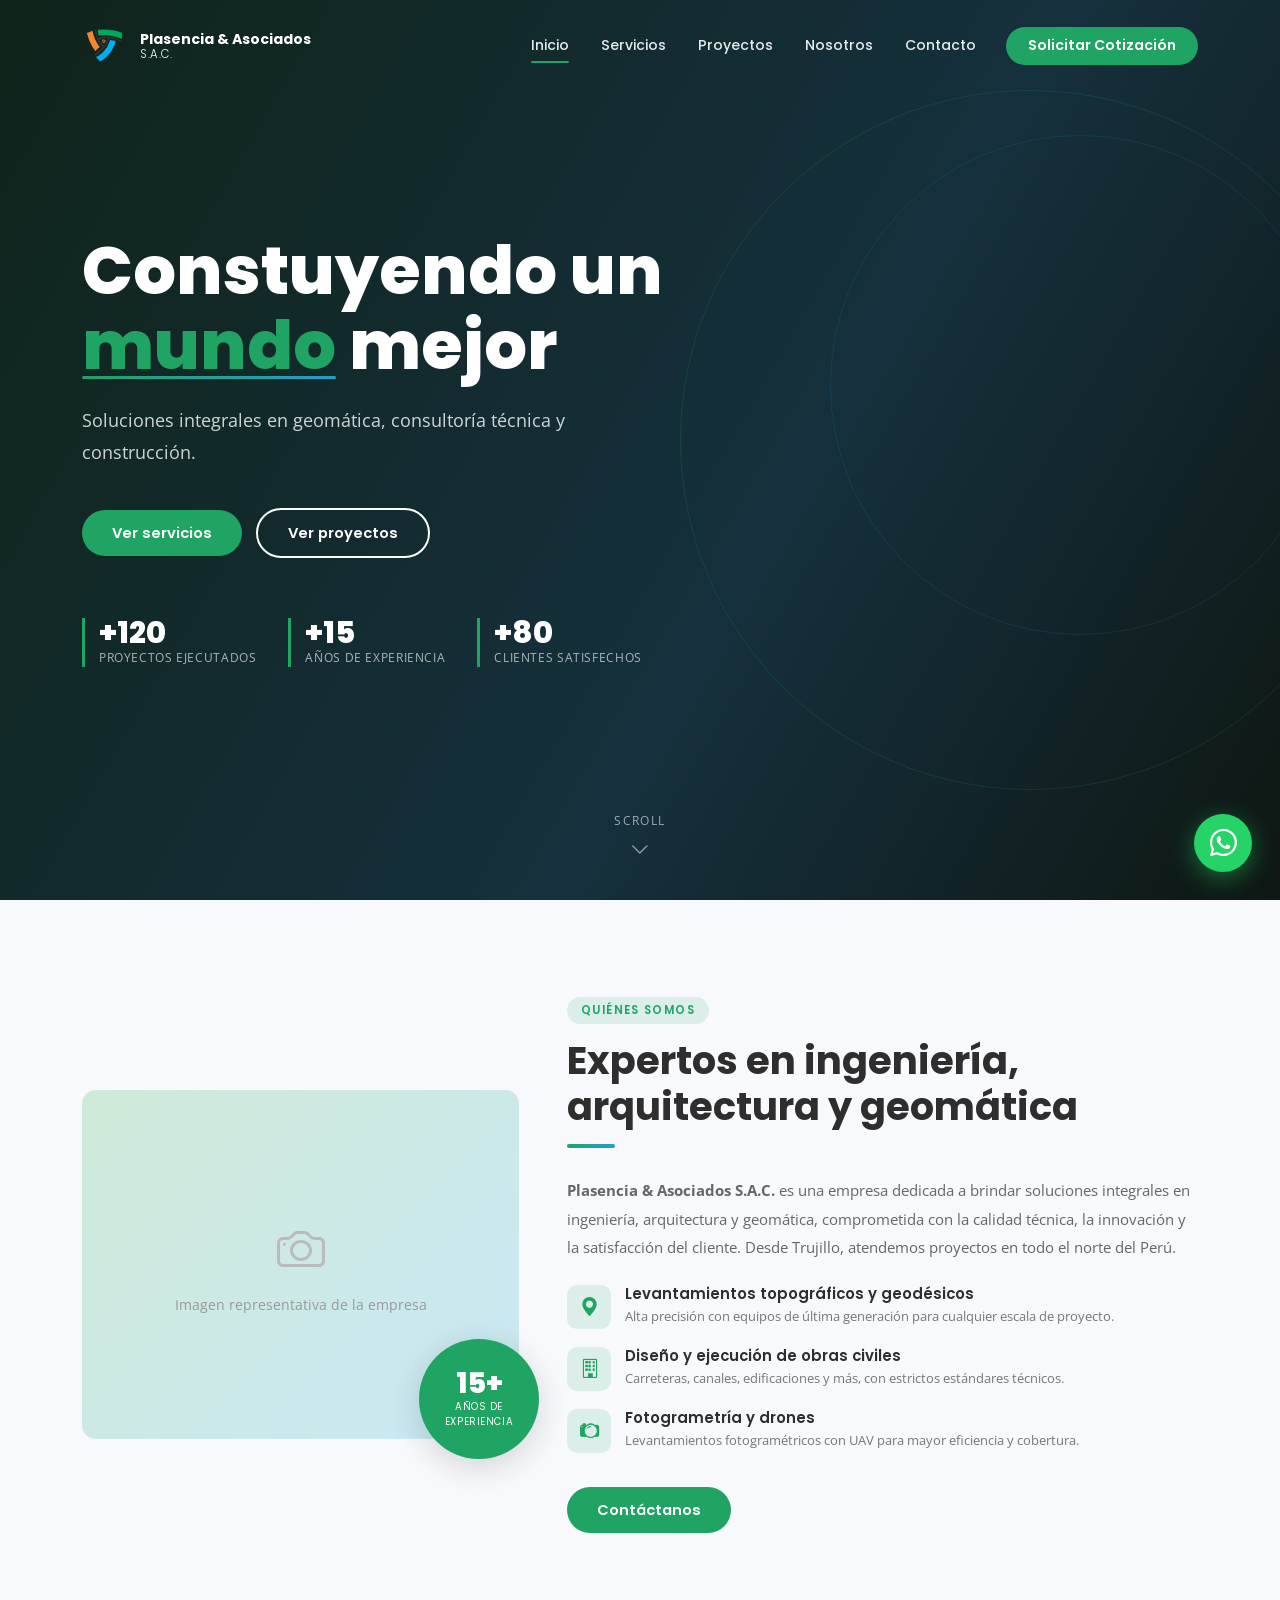
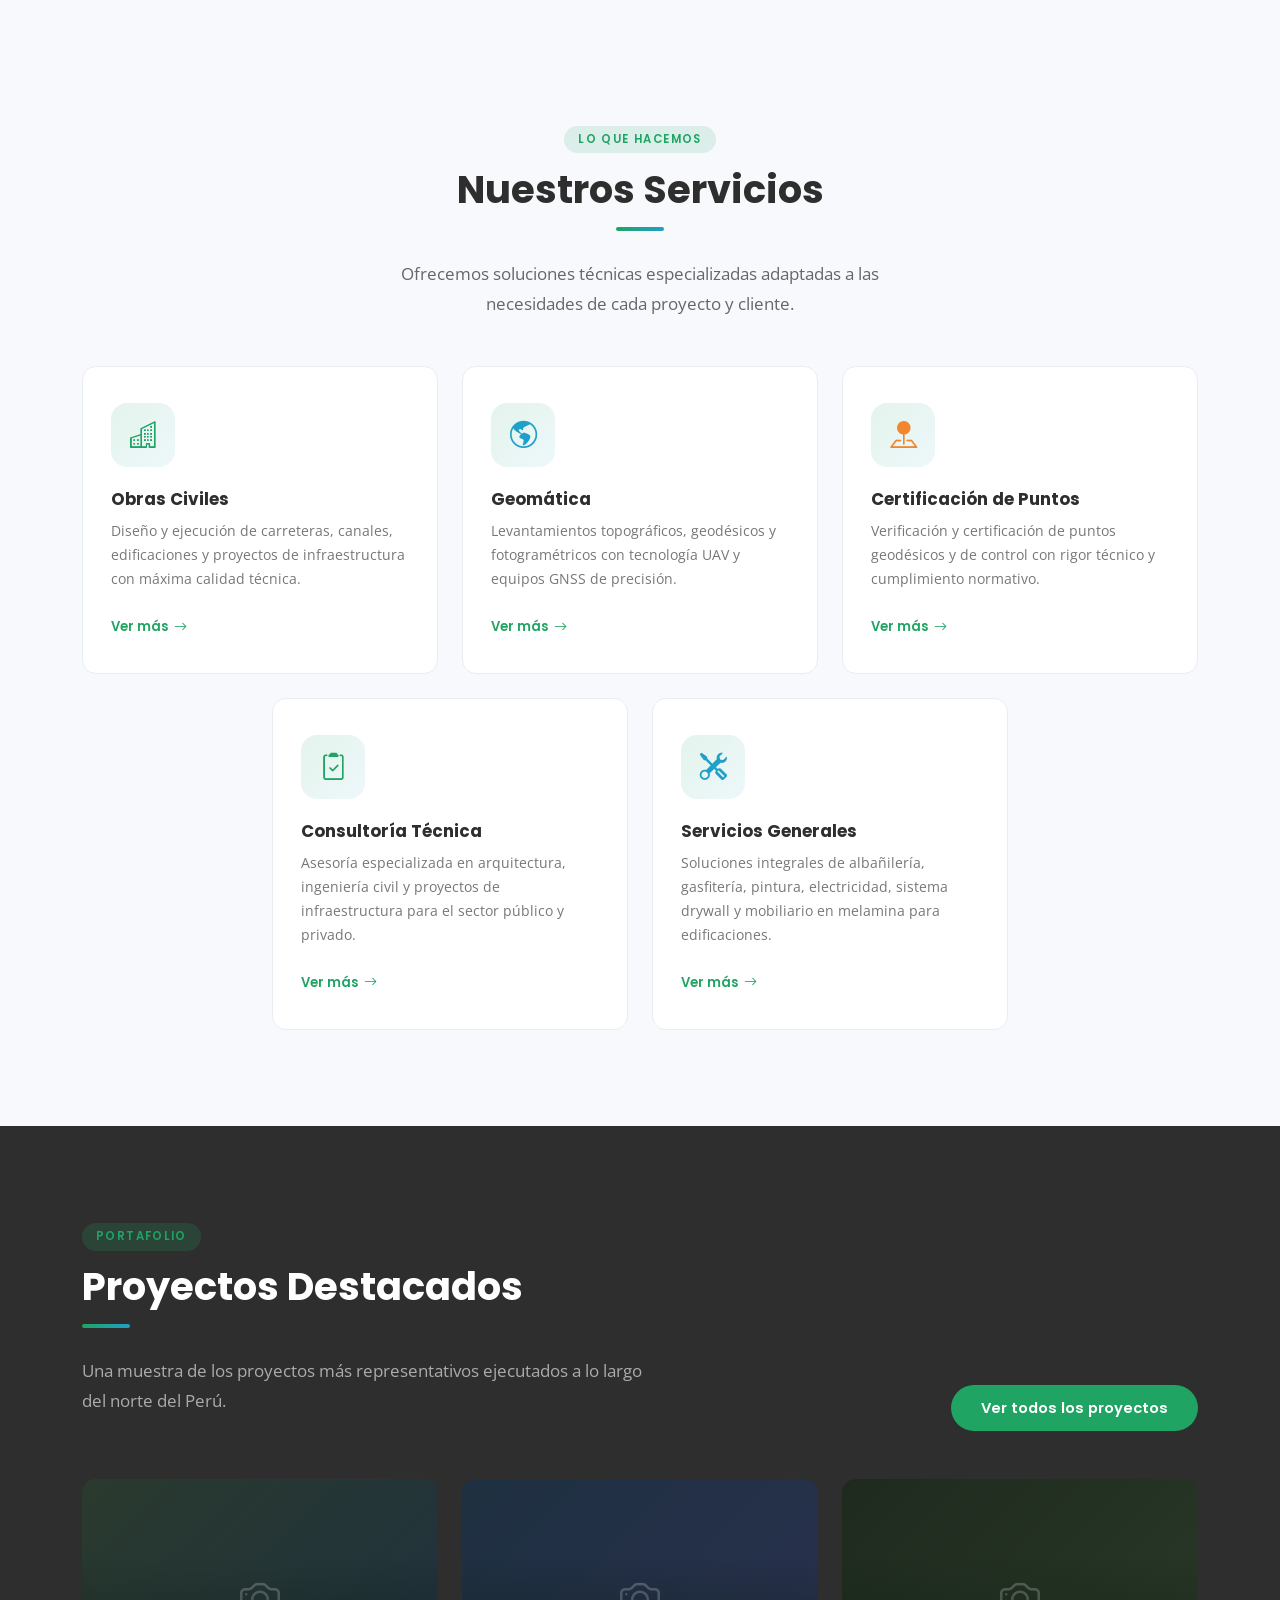
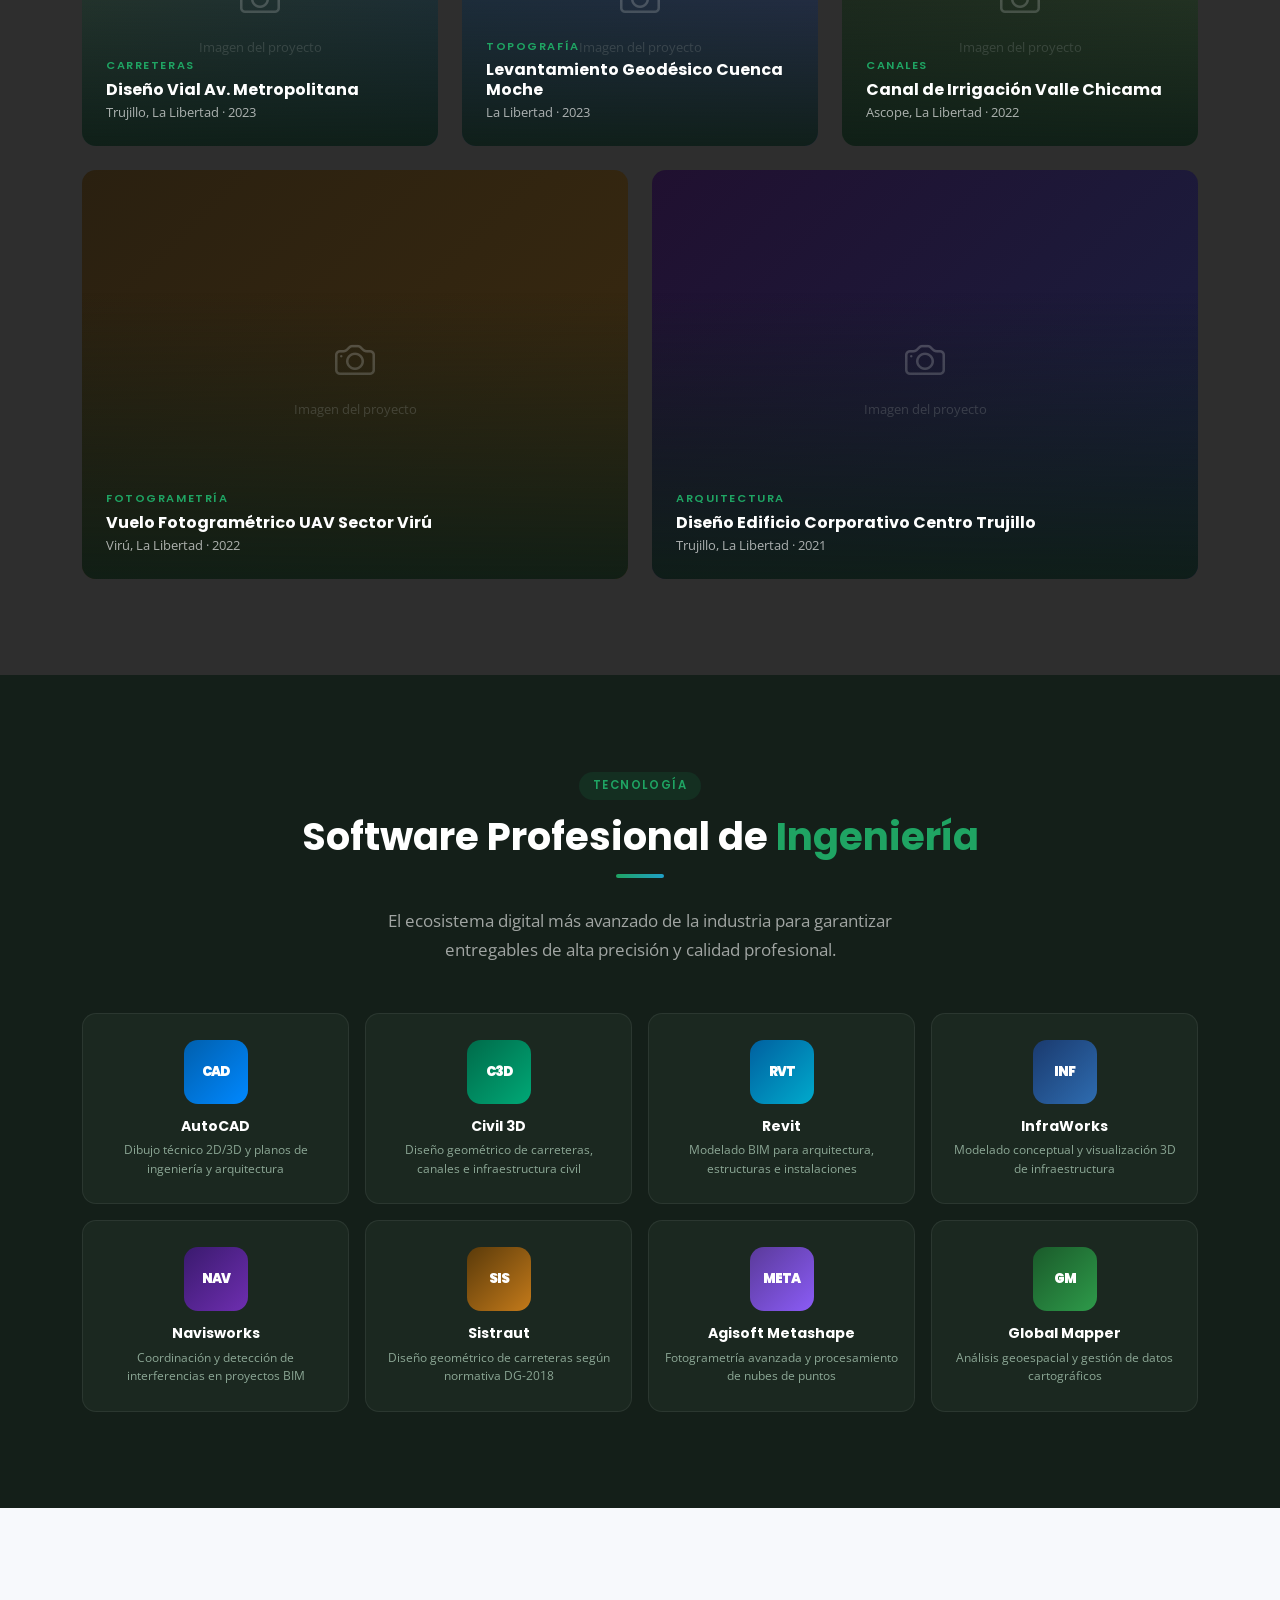
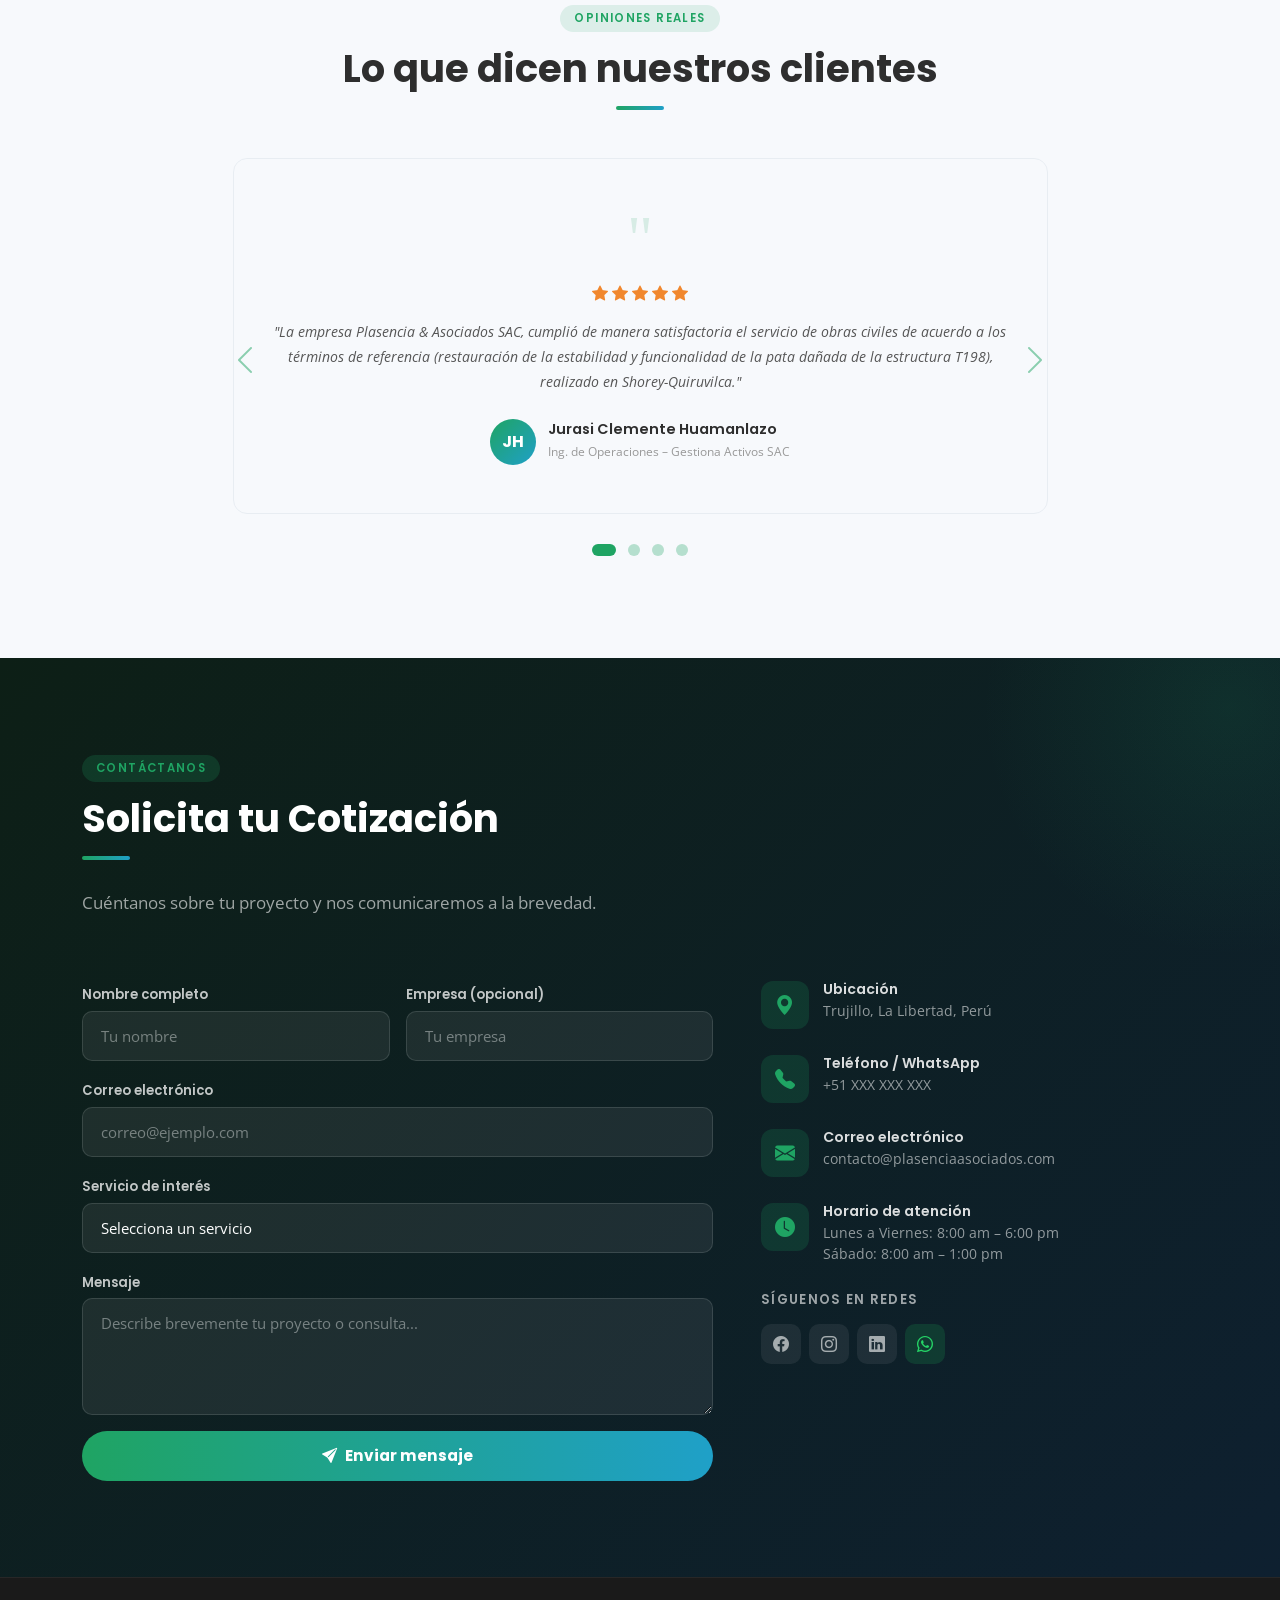
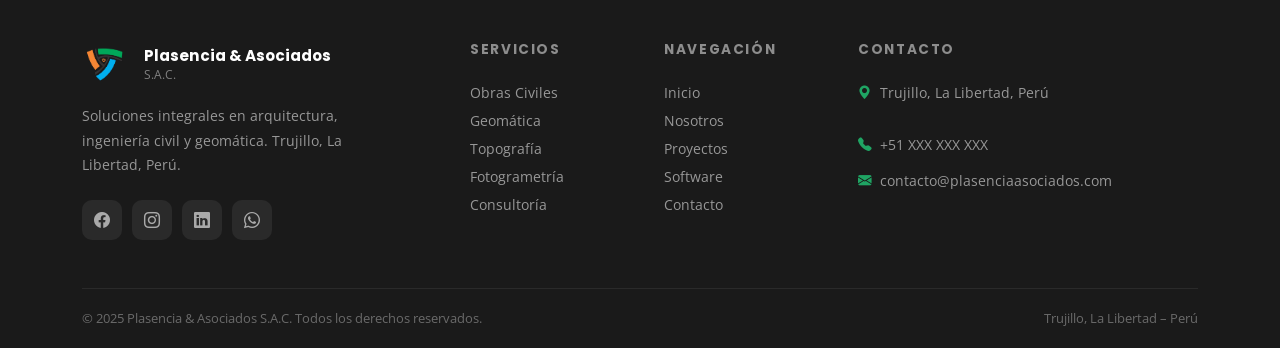
<file: index.html>
<!DOCTYPE html>
<html lang="es">
<head>
  <meta charset="UTF-8" />
  <meta name="viewport" content="width=device-width, initial-scale=1.0" />
  <title>Plasencia & Asociados S.A.C. | Arquitectura e Ingeniería</title>

  <link href="https://fonts.googleapis.com/css2?family=Poppins:wght@300;400;500;600;700;800;900&family=Open+Sans:wght@300;400;600&display=swap" rel="stylesheet" />

  <link href="https://cdn.jsdelivr.net/npm/bootstrap@5.3.2/dist/css/bootstrap.min.css" rel="stylesheet" />

  <link href="https://cdn.jsdelivr.net/npm/bootstrap-icons@1.11.3/font/bootstrap-icons.min.css" rel="stylesheet" />

  <link href="https://cdn.jsdelivr.net/npm/aos@2.3.4/dist/aos.css" rel="stylesheet" />

  <link rel="stylesheet" href="styles.css" />
</head>

<body>

<nav id="mainNav" class="navbar navbar-expand-lg fixed-top">
  <div class="container">

    <a class="navbar-brand" href="#">
      <img src="Logo.png" alt="Logo Plasencia & Asociados" class="site-logo">
      
      <div class="brand-text">
        Plasencia &amp; Asociados
        <span>S.A.C.</span>
      </div>
    </a>

    <button class="navbar-toggler" type="button" data-bs-toggle="collapse" data-bs-target="#navMenu">
      <span class="navbar-toggler-icon"></span>
    </button>

    <div class="collapse navbar-collapse justify-content-end" id="navMenu">
      <ul class="navbar-nav align-items-lg-center gap-1 me-3">
        <li class="nav-item"><a class="nav-link active" href="#hero">Inicio</a></li>
        <li class="nav-item"><a class="nav-link" href="servicios.html">Servicios</a></li>
        <li class="nav-item"><a class="nav-link" href="#projects">Proyectos</a></li>
        <li class="nav-item"><a class="nav-link" href="#about">Nosotros</a></li>
        <li class="nav-item"><a class="nav-link" href="#contact">Contacto</a></li>
      </ul>
      <a href="#contact" class="nav-link btn-cotizar">Solicitar Cotización</a>
    </div>

  </div>
</nav>


<section id="hero">
  <div class="hero-bg"></div>
  <div class="hero-overlay"></div>
  <div class="hero-deco"></div>

  <div class="container hero-content">
    <div class="row align-items-center">


        <h1 class="hero-title" data-aos="fade-up" data-aos-duration="700" data-aos-delay="100">
          Constuyendo un <br>
          <span class="highlight">mundo</span> mejor
        </h1>

        <p class="hero-sub" data-aos="fade-up" data-aos-duration="700" data-aos-delay="200">
          Soluciones integrales en geomática, consultoría técnica y construcción.
        </p>

        <div class="hero-cta" data-aos="fade-up" data-aos-duration="700" data-aos-delay="300">
          <a href="#services" class="btn-primary-brand">Ver servicios</a>
          <a href="#projects" class="btn-secondary-brand">Ver proyectos</a>
        </div>

        <div class="hero-stats" data-aos="fade-up" data-aos-duration="700" data-aos-delay="420">
          <div class="hero-stat">
            <div class="num">+120</div>
            <div class="lbl">Proyectos ejecutados</div>
          </div>
          <div class="hero-stat">
            <div class="num">+15</div>
            <div class="lbl">Años de experiencia</div>
          </div>
          <div class="hero-stat">
            <div class="num">+80</div>
            <div class="lbl">Clientes satisfechos</div>
          </div>
        </div>

      </div>
    </div>
  </div>

  <div class="scroll-down" onclick="document.getElementById('about').scrollIntoView({behavior:'smooth'})">
    <span>Scroll</span>
    <i class="bi bi-chevron-down"></i>
  </div>
</section>


<section id="about" class="section-pad">
  <div class="container">
    <div class="row align-items-center g-5">

      <div class="col-lg-5" data-aos="fade-right" data-aos-duration="800">
        <div class="about-img-wrap">
          <div class="about-img-placeholder">
            <i class="bi bi-camera"></i>
            <span>Imagen representativa de la empresa</span>
          </div>
          <div class="about-badge">
            <span class="big">15+</span>
            <span class="sm">años de<br>experiencia</span>
          </div>
        </div>
      </div>

      <div class="col-lg-7" data-aos="fade-left" data-aos-duration="800" data-aos-delay="100">
        <div class="pill-label">Quiénes somos</div>
        <h2 class="section-title">Expertos en ingeniería,<br>arquitectura y geomática</h2>
        <div class="section-divider"></div>
        <p class="mb-4" style="color:#666;line-height:1.85;font-size:.95rem;">
          <strong>Plasencia &amp; Asociados S.A.C.</strong> es una empresa dedicada a brindar
          soluciones integrales en ingeniería, arquitectura y geomática, comprometida con la
          calidad técnica, la innovación y la satisfacción del cliente. Desde Trujillo, atendemos
          proyectos en todo el norte del Perú.
        </p>

        <div class="about-feature">
          <div class="about-feature-icon"><i class="bi bi-geo-alt-fill"></i></div>
          <div class="about-feature-text">
            <h6>Levantamientos topográficos y geodésicos</h6>
            <p>Alta precisión con equipos de última generación para cualquier escala de proyecto.</p>
          </div>
        </div>
        <div class="about-feature">
          <div class="about-feature-icon"><i class="bi bi-building"></i></div>
          <div class="about-feature-text">
            <h6>Diseño y ejecución de obras civiles</h6>
            <p>Carreteras, canales, edificaciones y más, con estrictos estándares técnicos.</p>
          </div>
        </div>
        <div class="about-feature">
          <div class="about-feature-icon"><i class="bi bi-camera2"></i></div>
          <div class="about-feature-text">
            <h6>Fotogrametría y drones</h6>
            <p>Levantamientos fotogramétricos con UAV para mayor eficiencia y cobertura.</p>
          </div>
        </div>

        <a href="#contact" class="btn-primary-brand mt-3">Contáctanos</a>
      </div>

    </div>
  </div>
</section>


<section id="services" class="section-pad" style="background:var(--light);">
  <div class="container">

    <div class="text-center mb-5" data-aos="fade-up">
      <div class="pill-label mx-auto">Lo que hacemos</div>
      <h2 class="section-title">Nuestros Servicios</h2>
      <div class="section-divider mx-auto"></div>
      <p class="section-subtitle mx-auto text-center">
        Ofrecemos soluciones técnicas especializadas adaptadas a las necesidades de cada proyecto y cliente.
      </p>
    </div>

    <div class="row g-4 justify-content-center">

      <div class="col-md-6 col-lg-4" data-aos="fade-up" data-aos-delay="0">
        <div class="service-card">
          <div class="service-icon-wrap" style="color:var(--green);">
            <i class="bi bi-buildings"></i>
          </div>
          <h5>Obras Civiles</h5>
          <p>Diseño y ejecución de carreteras, canales, edificaciones y proyectos de infraestructura con máxima calidad técnica.</p>
          <a href="servicios.html#obras" class="btn-ver-mas">Ver más <i class="bi bi-arrow-right"></i></a>
        </div>
      </div>

      <div class="col-md-6 col-lg-4" data-aos="fade-up" data-aos-delay="80">
        <div class="service-card">
          <div class="service-icon-wrap" style="color:var(--blue);">
            <i class="bi bi-globe-americas"></i>
          </div>
          <h5>Geomática</h5>
          <p>Levantamientos topográficos, geodésicos y fotogramétricos con tecnología UAV y equipos GNSS de precisión.</p>
          <a href="servicios.html#geomatica" class="btn-ver-mas">Ver más <i class="bi bi-arrow-right"></i></a>
        </div>
      </div>

      <div class="col-md-6 col-lg-4" data-aos="fade-up" data-aos-delay="160">
        <div class="service-card">
          <div class="service-icon-wrap" style="color:var(--orange);">
            <i class="bi bi-pin-map-fill"></i>
          </div>
          <h5>Certificación de Puntos</h5>
          <p>Verificación y certificación de puntos geodésicos y de control con rigor técnico y cumplimiento normativo.</p>
          <a href="servicios.html#certificacion" class="btn-ver-mas">Ver más <i class="bi bi-arrow-right"></i></a>
        </div>
      </div>

      <div class="col-md-6 col-lg-4" data-aos="fade-up" data-aos-delay="240">
        <div class="service-card">
          <div class="service-icon-wrap" style="color:var(--green);">
            <i class="bi bi-clipboard2-check"></i>
          </div>
          <h5>Consultoría Técnica</h5>
          <p>Asesoría especializada en arquitectura, ingeniería civil y proyectos de infraestructura para el sector público y privado.</p>
          <a href="servicios.html#generales" class="btn-ver-mas">Ver más <i class="bi bi-arrow-right"></i></a>
        </div>
      </div>

      <div class="col-md-6 col-lg-4" data-aos="fade-up" data-aos-delay="320">
        <div class="service-card">
          <div class="service-icon-wrap" style="color:var(--blue);">
            <i class="bi bi-tools"></i>
          </div>
          <h5>Servicios Generales</h5>
          <p>Soluciones integrales de albañilería, gasfitería, pintura, electricidad, sistema drywall y mobiliario en melamina para edificaciones.</p>
          <a href="servicios.html#generales" class="btn-ver-mas">Ver más <i class="bi bi-arrow-right"></i></a>
        </div>
      </div>

    </div>
  </div>
</section>


<section id="projects" class="section-pad">
  <div class="container">

    <div class="row mb-5 align-items-end" data-aos="fade-up">
      <div class="col-lg-7">
        <div class="pill-label">Portafolio</div>
        <h2 class="section-title">Proyectos Destacados</h2>
        <div class="section-divider" style="background:linear-gradient(90deg,var(--green),var(--blue))"></div>
        <p class="section-subtitle">
          Una muestra de los proyectos más representativos ejecutados a lo largo del norte del Perú.
        </p>
      </div>
      <div class="col-lg-5 text-lg-end mt-4 mt-lg-0">
        <a href="#contact" class="btn-primary-brand">Ver todos los proyectos</a>
      </div>
    </div>

    <div class="row g-4">

      <div class="col-md-6 col-lg-4" data-aos="fade-up" data-aos-delay="0">
        <div class="project-card">
          <div class="project-img-placeholder">
            <i class="bi bi-camera"></i>
            <span>Imagen del proyecto</span>
          </div>
          <div class="project-overlay">
            <span class="cat">Carreteras</span>
            <h5>Diseño Vial Av. Metropolitana</h5>
            <p>Trujillo, La Libertad · 2023</p>
          </div>
          <div class="project-arrow"><i class="bi bi-arrow-up-right"></i></div>
        </div>
      </div>

      <div class="col-md-6 col-lg-4" data-aos="fade-up" data-aos-delay="80">
        <div class="project-card">
          <div class="project-img-placeholder" style="background:linear-gradient(135deg,#1e3040,#2a3050)">
            <i class="bi bi-camera"></i>
            <span>Imagen del proyecto</span>
          </div>
          <div class="project-overlay">
            <span class="cat">Topografía</span>
            <h5>Levantamiento Geodésico Cuenca Moche</h5>
            <p>La Libertad · 2023</p>
          </div>
          <div class="project-arrow"><i class="bi bi-arrow-up-right"></i></div>
        </div>
      </div>

      <div class="col-md-6 col-lg-4" data-aos="fade-up" data-aos-delay="160">
        <div class="project-card">
          <div class="project-img-placeholder" style="background:linear-gradient(135deg,#1e2a1e,#2a3a28)">
            <i class="bi bi-camera"></i>
            <span>Imagen del proyecto</span>
          </div>
          <div class="project-overlay">
            <span class="cat">Canales</span>
            <h5>Canal de Irrigación Valle Chicama</h5>
            <p>Ascope, La Libertad · 2022</p>
          </div>
          <div class="project-arrow"><i class="bi bi-arrow-up-right"></i></div>
        </div>
      </div>

      <div class="col-md-6 col-lg-6" data-aos="fade-up" data-aos-delay="0">
        <div class="project-card">
          <div class="project-img-placeholder" style="background:linear-gradient(135deg,#2a2010,#3a2a10)">
            <i class="bi bi-camera"></i>
            <span>Imagen del proyecto</span>
          </div>
          <div class="project-overlay">
            <span class="cat">Fotogrametría</span>
            <h5>Vuelo Fotogramétrico UAV Sector Virú</h5>
            <p>Virú, La Libertad · 2022</p>
          </div>
          <div class="project-arrow"><i class="bi bi-arrow-up-right"></i></div>
        </div>
      </div>

      <div class="col-md-6 col-lg-6" data-aos="fade-up" data-aos-delay="80">
        <div class="project-card">
          <div class="project-img-placeholder" style="background:linear-gradient(135deg,#201030,#1a2040)">
            <i class="bi bi-camera"></i>
            <span>Imagen del proyecto</span>
          </div>
          <div class="project-overlay">
            <span class="cat">Arquitectura</span>
            <h5>Diseño Edificio Corporativo Centro Trujillo</h5>
            <p>Trujillo, La Libertad · 2021</p>
          </div>
          <div class="project-arrow"><i class="bi bi-arrow-up-right"></i></div>
        </div>
      </div>

    </div>
  </div>
</section>


<section id="software" class="section-pad">
  <div class="container">

    <div class="text-center mb-5" data-aos="fade-up">
      <div class="pill-label mx-auto">Tecnología</div>
      <h2 class="section-title" style="color: #ffffff;">
        Software Profesional de <em style="color: var(--green); font-style: normal;">Ingeniería</em>
      </h2>
      <div class="section-divider mx-auto"></div>
      <p class="section-subtitle mx-auto text-center" style="color: rgba(255,255,255,0.6);">
        El ecosistema digital más avanzado de la industria para garantizar entregables de alta precisión y calidad profesional.
      </p>
    </div>

    <div class="row g-3 justify-content-center">
      
      <div class="col-6 col-md-3" data-aos="zoom-in" data-aos-delay="0">
        <div class="software-card">
          <div class="software-icon" style="background:linear-gradient(135deg,#005FAD,#0088FF);">CAD</div>
          <h6>AutoCAD</h6>
          <p>Dibujo técnico 2D/3D y planos de ingeniería y arquitectura</p>
        </div>
      </div>
      
      <div class="col-6 col-md-3" data-aos="zoom-in" data-aos-delay="40">
        <div class="software-card">
          <div class="software-icon" style="background:linear-gradient(135deg,#006B4A,#00A876);">C3D</div>
          <h6>Civil 3D</h6>
          <p>Diseño geométrico de carreteras, canales e infraestructura civil</p>
        </div>
      </div>
      
      <div class="col-6 col-md-3" data-aos="zoom-in" data-aos-delay="80">
        <div class="software-card">
          <div class="software-icon" style="background:linear-gradient(135deg,#0060A0,#00AACC);">RVT</div>
          <h6>Revit</h6>
          <p>Modelado BIM para arquitectura, estructuras e instalaciones</p>
        </div>
      </div>
      
      <div class="col-6 col-md-3" data-aos="zoom-in" data-aos-delay="120">
        <div class="software-card">
          <div class="software-icon" style="background:linear-gradient(135deg,#1A3A6E,#2E6CB0);">INF</div>
          <h6>InfraWorks</h6>
          <p>Modelado conceptual y visualización 3D de infraestructura</p>
        </div>
      </div>
      
      <div class="col-6 col-md-3" data-aos="zoom-in" data-aos-delay="0">
        <div class="software-card">
          <div class="software-icon" style="background:linear-gradient(135deg,#3A1A6E,#6E2EB0);">NAV</div>
          <h6>Navisworks</h6>
          <p>Coordinación y detección de interferencias en proyectos BIM</p>
        </div>
      </div>
      
      <div class="col-6 col-md-3" data-aos="zoom-in" data-aos-delay="40">
        <div class="software-card">
          <div class="software-icon" style="background:linear-gradient(135deg,#5A3A0A,#C47A1A);">SIS</div>
          <h6>Sistraut</h6>
          <p>Diseño geométrico de carreteras según normativa DG-2018</p>
        </div>
      </div>
      
      <div class="col-6 col-md-3" data-aos="zoom-in" data-aos-delay="80">
        <div class="software-card">
          <div class="software-icon" style="background:linear-gradient(135deg,#5A3A9A,#8B5CF6);">META</div>
          <h6>Agisoft Metashape</h6>
          <p>Fotogrametría avanzada y procesamiento de nubes de puntos</p>
        </div>
      </div>
      
      <div class="col-6 col-md-3" data-aos="zoom-in" data-aos-delay="120">
        <div class="software-card">
          <div class="software-icon" style="background:linear-gradient(135deg,#1A5A2A,#2E9A4A);">GM</div>
          <h6>Global Mapper</h6>
          <p>Análisis geoespacial y gestión de datos cartográficos</p>
        </div>
      </div>

    </div>
  </div>
</section>


<section id="testimonials" class="section-pad" style="background:var(--light);">
  <div class="container">

    <div class="text-center mb-5" data-aos="fade-up">
      <div class="pill-label mx-auto">Opiniones Reales</div>
      <h2 class="section-title">Lo que dicen nuestros clientes</h2>
      <div class="section-divider mx-auto"></div>
    </div>

    <div class="row justify-content-center" data-aos="fade-up" data-aos-delay="100">
      <div class="col-lg-9">
        
        <div id="carouselTestimonios" class="carousel slide pb-5" data-bs-ride="carousel" data-bs-interval="5000" data-bs-pause="hover">
          
          <div class="carousel-indicators custom-indicators">
            <button type="button" data-bs-target="#carouselTestimonios" data-bs-slide-to="0" class="active" aria-current="true" aria-label="Testimonio 1"></button>
            <button type="button" data-bs-target="#carouselTestimonios" data-bs-slide-to="1" aria-label="Testimonio 2"></button>
            <button type="button" data-bs-target="#carouselTestimonios" data-bs-slide-to="2" aria-label="Testimonio 3"></button>
            <button type="button" data-bs-target="#carouselTestimonios" data-bs-slide-to="3" aria-label="Testimonio 4"></button>
          </div>

          <div class="carousel-inner">

            <div class="carousel-item active">
              <div class="testi-card text-center px-4 py-5 mx-2">
                <div class="quote-icon" style="position: relative; top: 0; left: 0; margin-bottom: 10px; text-align: center; width: 100%;">"</div>
                <div class="stars justify-content-center d-flex gap-1">
                  <i class="bi bi-star-fill"></i><i class="bi bi-star-fill"></i><i class="bi bi-star-fill"></i><i class="bi bi-star-fill"></i><i class="bi bi-star-fill"></i>
                </div>
                <p>"La empresa Plasencia & Asociados SAC, cumplió de manera satisfactoria el servicio de obras civiles de acuerdo a los términos de referencia (restauración de la estabilidad y funcionalidad de la pata dañada de la estructura T198), realizado en Shorey-Quiruvilca."</p>
                <div class="testi-author justify-content-center mt-4">
                  <div class="testi-avatar">JH</div>
                  <div class="text-start">
                    <h6>Jurasi Clemente Huamanlazo</h6>
                    <small>Ing. de Operaciones – Gestiona Activos SAC</small>
                  </div>
                </div>
              </div>
            </div>

            <div class="carousel-item">
              <div class="testi-card text-center px-4 py-5 mx-2">
                <div class="quote-icon" style="position: relative; top: 0; left: 0; margin-bottom: 10px; text-align: center; width: 100%;">"</div>
                <div class="stars justify-content-center d-flex gap-1">
                  <i class="bi bi-star-fill"></i><i class="bi bi-star-fill"></i><i class="bi bi-star-fill"></i><i class="bi bi-star-fill"></i><i class="bi bi-star-fill"></i>
                </div>
                <p>"Realizó a cabalidad y a entera satisfacción el encargo de construcción en la obra: Reforzamiento, remodelación y ampliación de vivienda bifamiliar, primer y segundo piso ubicado en la Urb. La Noria, Trujillo."</p>
                <div class="testi-author justify-content-center mt-4">
                  <div class="testi-avatar" style="background:linear-gradient(135deg,var(--blue),#4fc3f7);">WL</div>
                  <div class="text-start">
                    <h6>Ing. Walter Francisco Linares Kcomt</h6>
                    <small>Cliente Privado</small>
                  </div>
                </div>
              </div>
            </div>

            <div class="carousel-item">
              <div class="testi-card text-center px-4 py-5 mx-2">
                <div class="quote-icon" style="position: relative; top: 0; left: 0; margin-bottom: 10px; text-align: center; width: 100%;">"</div>
                <div class="stars justify-content-center d-flex gap-1">
                  <i class="bi bi-star-fill"></i><i class="bi bi-star-fill"></i><i class="bi bi-star-fill"></i><i class="bi bi-star-fill"></i><i class="bi bi-star-fill"></i>
                </div>
                <p>"Realizó los trabajos geodésicos y fotogramétricos de manera excelente, entregando un buen producto en el proyecto para la creación de un nuevo alimentador en media tensión 22.9KV-CHO 205 en la subestación Chao, Virú."</p>
                <div class="testi-author justify-content-center mt-4">
                  <div class="testi-avatar" style="background:linear-gradient(135deg,var(--orange),#ffd54f);">OY</div>
                  <div class="text-start">
                    <h6>Ing. Eléctrico Oscar Yupanqui</h6>
                    <small>Consultoría de Proyecto</small>
                  </div>
                </div>
              </div>
            </div>

            <div class="carousel-item">
              <div class="testi-card text-center px-4 py-5 mx-2">
                <div class="quote-icon" style="position: relative; top: 0; left: 0; margin-bottom: 10px; text-align: center; width: 100%;">"</div>
                <div class="stars justify-content-center d-flex gap-1">
                  <i class="bi bi-star-fill"></i><i class="bi bi-star-fill"></i><i class="bi bi-star-fill"></i><i class="bi bi-star-fill"></i><i class="bi bi-star-fill"></i>
                </div>
                <p>"La empresa realizó los planos de obra, asimismo la construcción y estamos muy contentos con los resultados obtenidos en la construcción para ampliación y reforzamiento de nuestro edificio multifamiliar en Laredo."</p>
                <div class="testi-author justify-content-center mt-4">
                  <div class="testi-avatar" style="background:linear-gradient(135deg,#5c6bc0,#9fa8da);">SM</div>
                  <div class="text-start">
                    <h6>Fam. Moreno Valdivieso</h6>
                    <small>Clientes Privados</small>
                  </div>
                </div>
              </div>
            </div>

          </div>

          <button class="carousel-control-prev" type="button" data-bs-target="#carouselTestimonios" data-bs-slide="prev" style="width: 5%;">
            <i class="bi bi-chevron-left" style="font-size: 2rem; color: var(--green);"></i>
            <span class="visually-hidden">Anterior</span>
          </button>
          <button class="carousel-control-next" type="button" data-bs-target="#carouselTestimonios" data-bs-slide="next" style="width: 5%;">
            <i class="bi bi-chevron-right" style="font-size: 2rem; color: var(--green);"></i>
            <span class="visually-hidden">Siguiente</span>
          </button>

        </div>
        </div>
    </div>

  </div>
</section>


<section id="contact" class="section-pad">
  <div class="container">

    <div class="row mb-5" data-aos="fade-up">
      <div class="col-lg-7">
        <div class="pill-label">Contáctanos</div>
        <h2 class="section-title text-white">Solicita tu Cotización</h2>
        <div class="section-divider"></div>
        <p class="section-subtitle">
          Cuéntanos sobre tu proyecto y nos comunicaremos a la brevedad.
        </p>
      </div>
    </div>

    <div class="row g-5">

      <div class="col-lg-7" data-aos="fade-right" data-aos-duration="800">
        <form class="contact-form" id="contactForm" novalidate>
          <div class="row g-3">
            <div class="col-md-6">
              <label for="nombre">Nombre completo</label>
              <input type="text" id="nombre" class="form-control" placeholder="Tu nombre" required />
            </div>
            <div class="col-md-6">
              <label for="empresa">Empresa (opcional)</label>
              <input type="text" id="empresa" class="form-control" placeholder="Tu empresa" />
            </div>
            <div class="col-12">
              <label for="correo">Correo electrónico</label>
              <input type="email" id="correo" class="form-control" placeholder="correo@ejemplo.com" required />
            </div>
            <div class="col-12">
              <label for="servicio">Servicio de interés</label>
              <select id="servicio" class="form-select">
                <option value="" disabled selected>Selecciona un servicio</option>
                <option>Obras Civiles</option>
                <option>Geomática / Topografía</option>
                <option>Certificación de Puntos</option>
                <option>Consultoría Técnica</option>
                <option>Arquitectura</option>
                <option>Otro</option>
              </select>
            </div>
            <div class="col-12">
              <label for="mensaje">Mensaje</label>
              <textarea id="mensaje" class="form-control" rows="4" placeholder="Describe brevemente tu proyecto o consulta..." required></textarea>
            </div>
            <div class="col-12">
              <button type="submit" class="btn-submit">
                <i class="bi bi-send-fill me-2"></i>Enviar mensaje
              </button>
            </div>
          </div>
        </form>
        <div id="formFeedback" class="mt-3" style="display:none;"></div>
      </div>

      <div class="col-lg-5" data-aos="fade-left" data-aos-duration="800" data-aos-delay="100">

        <div class="contact-info-item">
          <div class="contact-info-icon"><i class="bi bi-geo-alt-fill"></i></div>
          <div class="contact-info-text">
            <h6>Ubicación</h6>
            <p>Trujillo, La Libertad, Perú</p>
          </div>
        </div>

        <div class="contact-info-item">
          <div class="contact-info-icon"><i class="bi bi-telephone-fill"></i></div>
          <div class="contact-info-text">
            <h6>Teléfono / WhatsApp</h6>
            <p>+51 XXX XXX XXX</p>
          </div>
        </div>

        <div class="contact-info-item">
          <div class="contact-info-icon"><i class="bi bi-envelope-fill"></i></div>
          <div class="contact-info-text">
            <h6>Correo electrónico</h6>
            <p>contacto@plasenciaasociados.com</p>
          </div>
        </div>

        <div class="contact-info-item">
          <div class="contact-info-icon"><i class="bi bi-clock-fill"></i></div>
          <div class="contact-info-text">
            <h6>Horario de atención</h6>
            <p>Lunes a Viernes: 8:00 am – 6:00 pm<br>Sábado: 8:00 am – 1:00 pm</p>
          </div>
        </div>

        <div class="mt-4">
          <p style="font-family:var(--font-title);font-size:.82rem;font-weight:600;color:rgba(255,255,255,.6);letter-spacing:.1em;text-transform:uppercase;margin-bottom:14px;">
            Síguenos en redes
          </p>
          <div class="d-flex gap-2">
            <a href="#" class="social-link" title="Facebook"><i class="bi bi-facebook"></i></a>
            <a href="#" class="social-link" title="Instagram"><i class="bi bi-instagram"></i></a>
            <a href="#" class="social-link" title="LinkedIn"><i class="bi bi-linkedin"></i></a>
            <a href="#" class="social-link" title="WhatsApp" style="background:rgba(37,211,102,.15);color:#25D366!important;">
              <i class="bi bi-whatsapp"></i>
            </a>
          </div>
        </div>

      </div>
    </div>
  </div>
</section>


<footer>
  <div class="container">
    <div class="row g-5">

      <div class="col-lg-4">
        <div class="footer-brand">
          <div class="d-flex align-items-center gap-3 mb-3">
            <img src="Logo.png" alt="Logo Plasencia" class="site-logo">
            <div>
              <p style="font-family:var(--font-title);font-weight:700;font-size:.95rem;color:#fff;margin:0;line-height:1.2;display:block;">
                Plasencia &amp; Asociados
              </p>
              <span style="font-size:.75rem;color:rgba(255,255,255,.45);display:block;">S.A.C.</span>
            </div>
          </div>
          <span class="desc">
            Soluciones integrales en arquitectura, ingeniería civil y geomática.
            Trujillo, La Libertad, Perú.
          </span>
          <div class="social-links">
            <a href="#" class="social-link"><i class="bi bi-facebook"></i></a>
            <a href="#" class="social-link"><i class="bi bi-instagram"></i></a>
            <a href="#" class="social-link"><i class="bi bi-linkedin"></i></a>
            <a href="#" class="social-link"><i class="bi bi-whatsapp"></i></a>
          </div>
        </div>
      </div>

      <div class="col-6 col-lg-2">
        <h6>Servicios</h6>
        <a href="#services">Obras Civiles</a>
        <a href="#services">Geomática</a>
        <a href="#services">Topografía</a>
        <a href="#services">Fotogrametría</a>
        <a href="#services">Consultoría</a>
      </div>

      <div class="col-6 col-lg-2">
        <h6>Navegación</h6>
        <a href="#hero">Inicio</a>
        <a href="#about">Nosotros</a>
        <a href="#projects">Proyectos</a>
        <a href="#software">Software</a>
        <a href="#contact">Contacto</a>
      </div>

      <div class="col-lg-4">
        <h6>Contacto</h6>
        <div class="d-flex align-items-start gap-2 mb-2">
          <i class="bi bi-geo-alt-fill mt-1" style="color:var(--green);font-size:.85rem;flex-shrink:0;"></i>
          <p style="display:inline;">Trujillo, La Libertad, Perú</p>
        </div>
        <div class="d-flex align-items-center gap-2 mb-2">
          <i class="bi bi-telephone-fill" style="color:var(--green);font-size:.85rem;flex-shrink:0;"></i>
          <a href="tel:+51000000000">+51 XXX XXX XXX</a>
        </div>
        <div class="d-flex align-items-center gap-2">
          <i class="bi bi-envelope-fill" style="color:var(--green);font-size:.85rem;flex-shrink:0;"></i>
          <a href="mailto:contacto@plasenciaasociados.com">contacto@plasenciaasociados.com</a>
        </div>
      </div>

    </div>

    <div class="footer-bottom">
      <span>© 2025 Plasencia &amp; Asociados S.A.C. Todos los derechos reservados.</span>
      <span>Trujillo, La Libertad – Perú</span>
    </div>
  </div>
</footer>


<a class="whatsapp-fab"
   href="https://wa.me/51000000000?text=Hola%2C%20necesito%20información%20sobre%20sus%20servicios"
   target="_blank"
   rel="noopener"
   title="Contactar por WhatsApp">
  <i class="bi bi-whatsapp"></i>
  <span class="wa-tooltip">Escríbenos por WhatsApp</span>
</a>


<script src="https://cdn.jsdelivr.net/npm/bootstrap@5.3.2/dist/js/bootstrap.bundle.min.js"></script>

<script src="https://cdn.jsdelivr.net/npm/aos@2.3.4/dist/aos.js"></script>

<script src="main.js"></script>

</body>
</html>
</file>
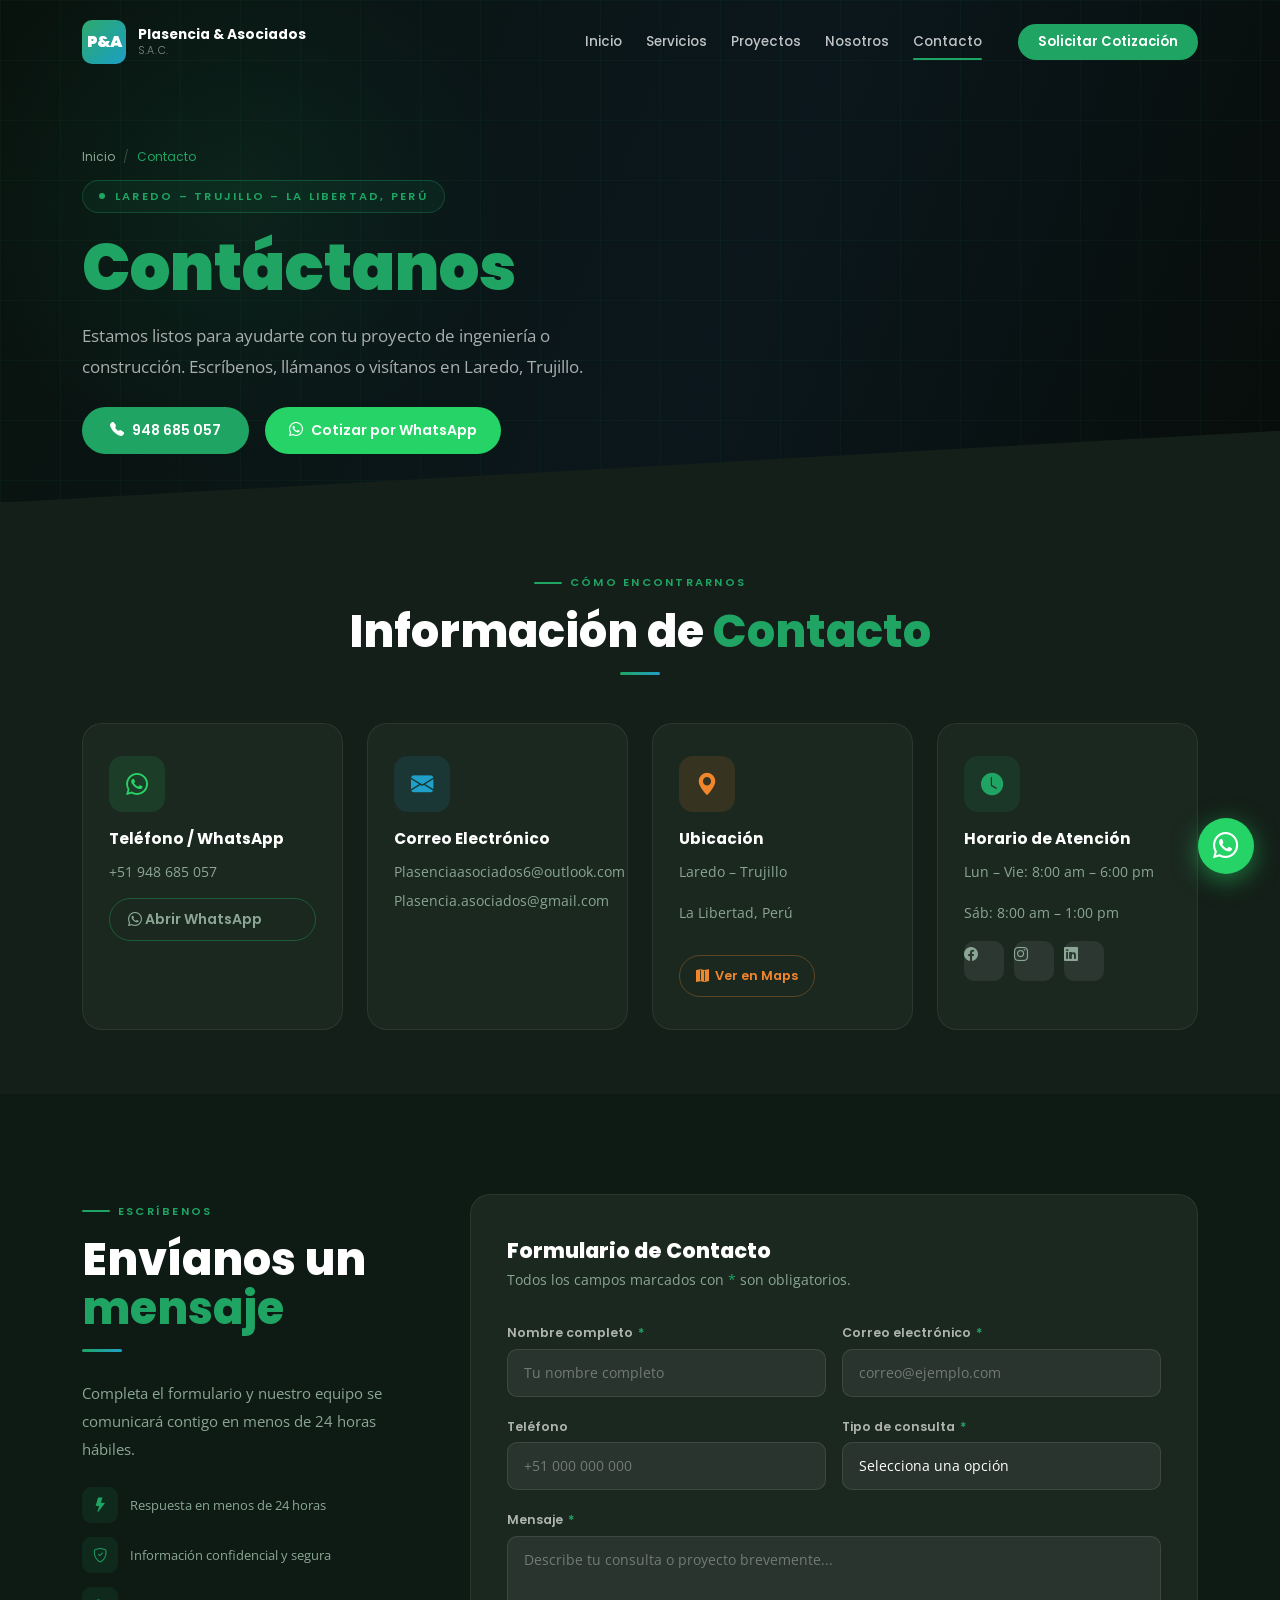
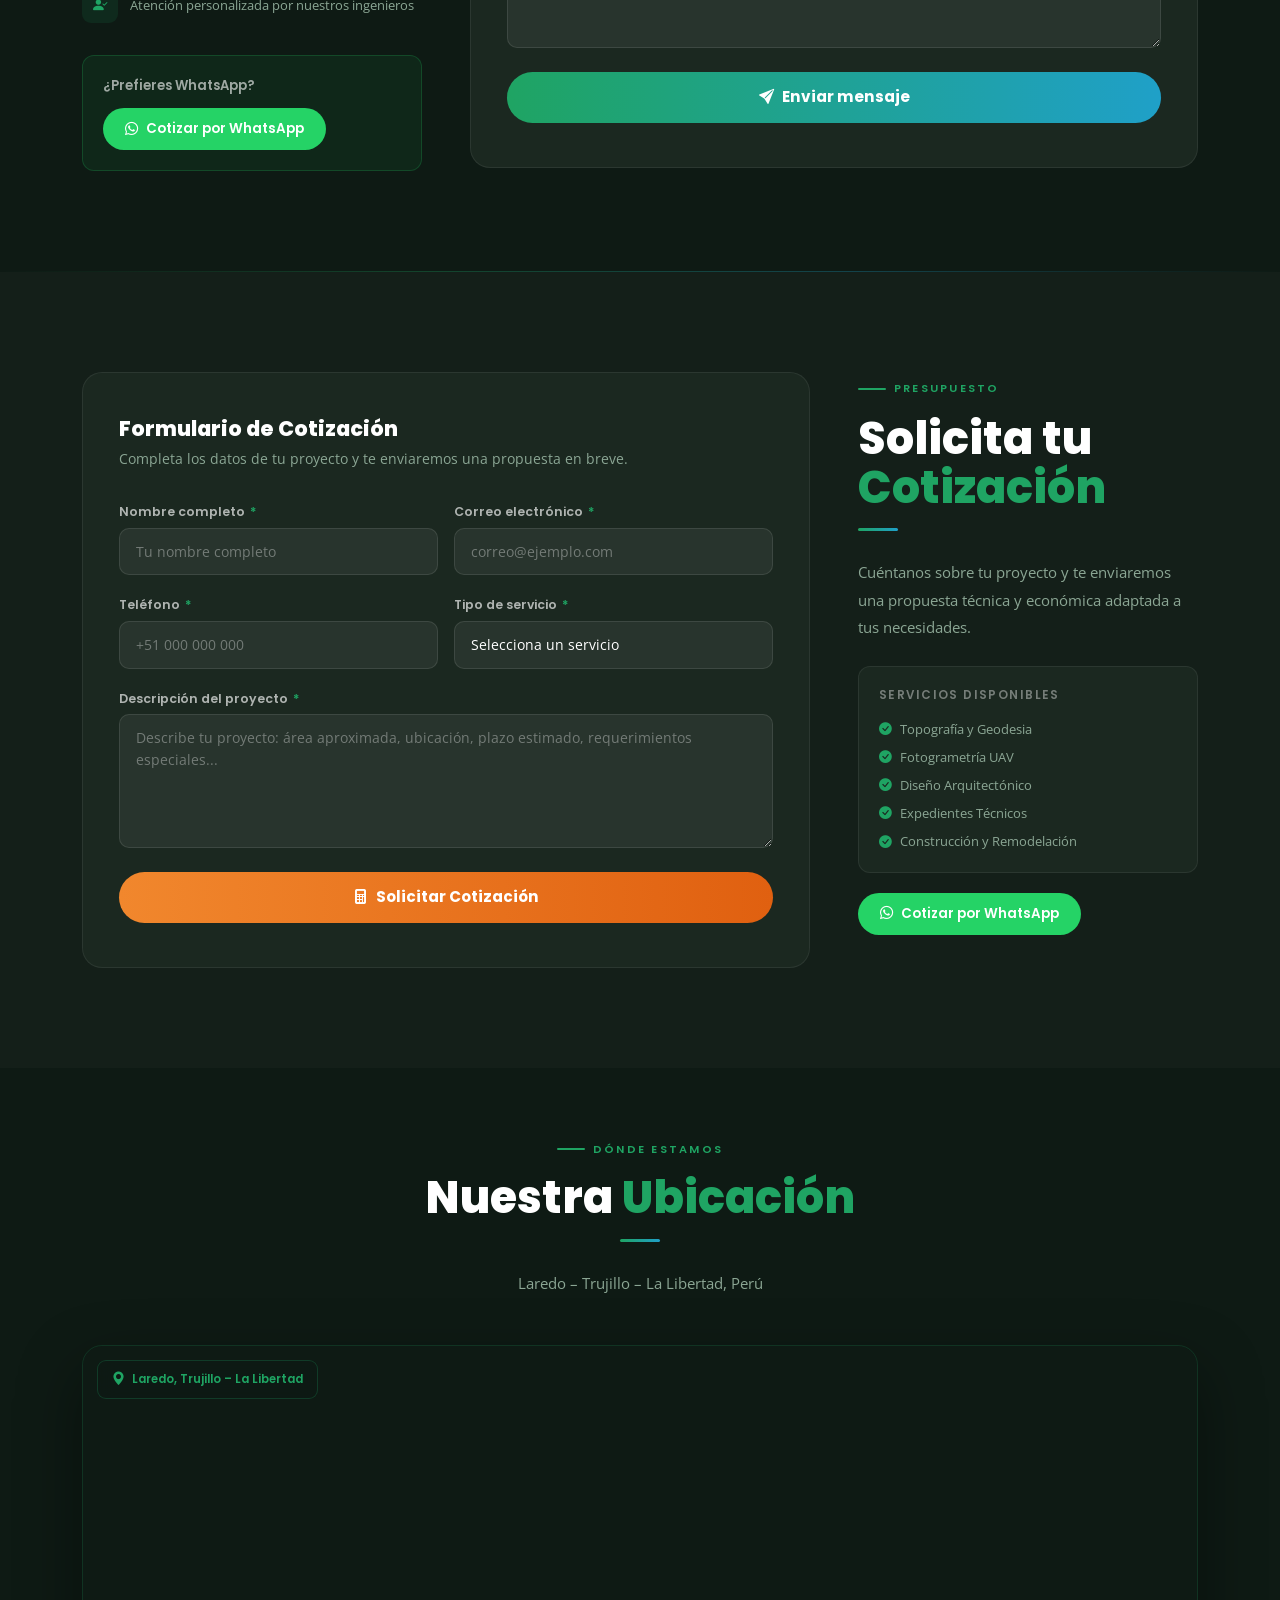
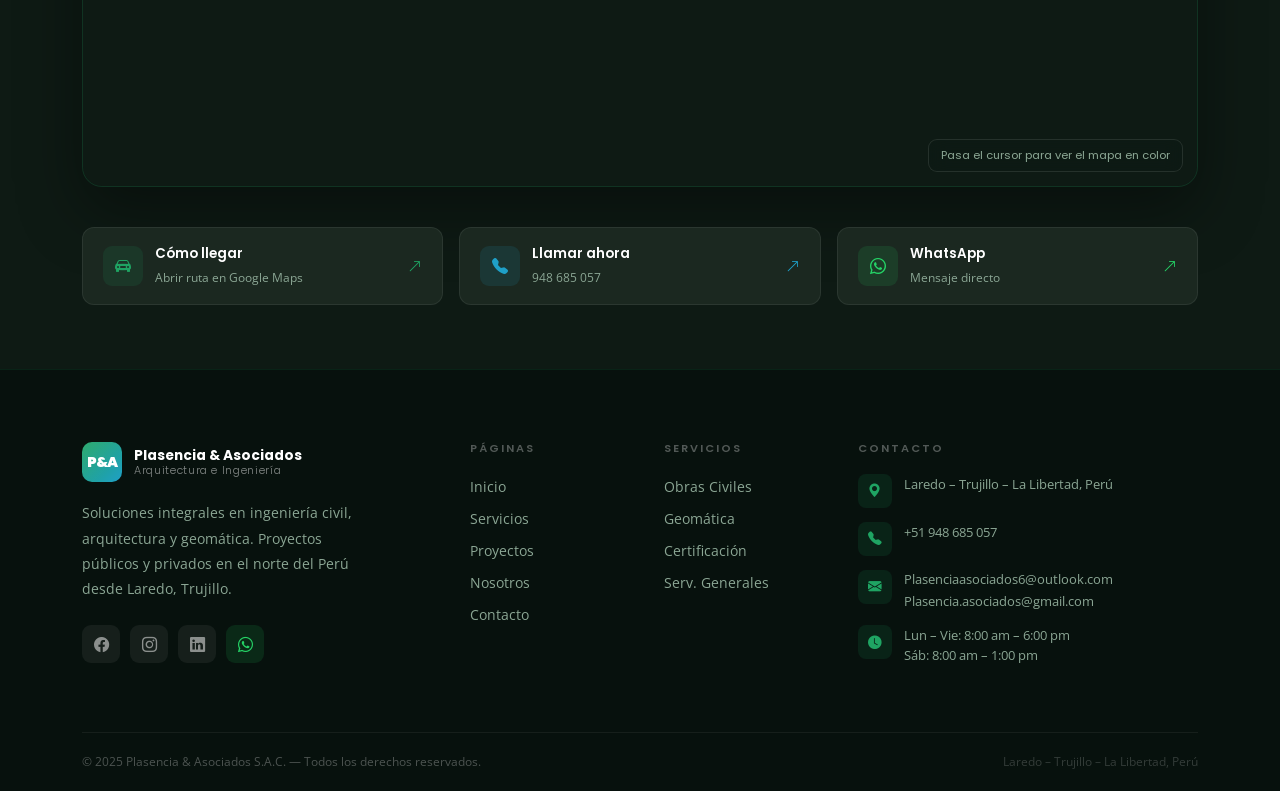
<file: contacto.html>
<!DOCTYPE html>
<html lang="es">
<head>
  <meta charset="UTF-8"/>
  <meta name="viewport" content="width=device-width, initial-scale=1.0"/>
  <meta name="description" content="Contacto — Plasencia & Asociados S.A.C. Ingeniería, Arquitectura y Geomática en Laredo, Trujillo, Perú."/>
  <title>Contacto | Plasencia & Asociados S.A.C.</title>

  <link rel="preconnect" href="https://fonts.googleapis.com"/>
  <link rel="preconnect" href="https://fonts.gstatic.com" crossorigin/>
  <link href="https://fonts.googleapis.com/css2?family=Poppins:wght@300;400;500;600;700;800;900&family=Open+Sans:wght@300;400;600&display=swap" rel="stylesheet"/>

  <link href="https://cdn.jsdelivr.net/npm/bootstrap@5.3.2/dist/css/bootstrap.min.css" rel="stylesheet"/>
  <link href="https://cdn.jsdelivr.net/npm/bootstrap-icons@1.11.3/font/bootstrap-icons.min.css" rel="stylesheet"/>
  <link href="https://cdn.jsdelivr.net/npm/aos@2.3.4/dist/aos.css" rel="stylesheet"/>

  <link rel="stylesheet" href="contacto.css"/>
</head>
<body>

<nav id="nav" class="navbar navbar-expand-lg fixed-top">
  <div class="container">

    <a class="nav-logo" href="index.html">
      <div class="logo-mark">P&A</div>
      <div class="logo-name">Plasencia & Asociados<small>S.A.C.</small></div>
    </a>

    <button class="navbar-toggler" type="button" data-bs-toggle="collapse" data-bs-target="#navmenu" aria-label="Menú">
      <span class="navbar-toggler-icon"></span>
    </button>

    <div class="collapse navbar-collapse justify-content-end align-items-center" id="navmenu">
      <ul class="navbar-nav me-4 gap-0">
        <li class="nav-item"><a class="nav-link"        href="index.html">Inicio</a></li>
        <li class="nav-item"><a class="nav-link"        href="servicios.html">Servicios</a></li>
        <li class="nav-item"><a class="nav-link"        href="proyectos.html">Proyectos</a></li>
        <li class="nav-item"><a class="nav-link"        href="nosotros.html">Nosotros</a></li>
        <li class="nav-item"><a class="nav-link active" href="contacto.html">Contacto</a></li>
      </ul>
      <a href="#cotizacion" class="nav-link nav-cta">Solicitar Cotización</a>
    </div>

  </div>
</nav>


<section id="page-hero">
  <div class="ph-bg"></div>
  <div class="ph-ov"></div>
  <div class="ph-grid"></div>
  <div class="ph-glow"></div>

  <div class="container ph-inner py-5">

    <nav aria-label="breadcrumb" data-aos="fade-up" data-aos-duration="500">
      <ol class="breadcrumb">
        <li class="breadcrumb-item"><a href="index.html">Inicio</a></li>
        <li class="breadcrumb-item active">Contacto</li>
      </ol>
    </nav>

    <div class="ph-tag" data-aos="fade-up" data-aos-duration="600" data-aos-delay="60">
      <span class="dot"></span>
      Laredo – Trujillo – La Libertad, Perú
    </div>

    <h1 class="ph-h1" data-aos="fade-up" data-aos-duration="700" data-aos-delay="120">
      <em>Contáctanos</em>
    </h1>

    <p class="ph-p" data-aos="fade-up" data-aos-duration="700" data-aos-delay="200">
      Estamos listos para ayudarte con tu proyecto de ingeniería o construcción. Escríbenos, llámanos o visítanos en Laredo, Trujillo.
    </p>

    <div class="d-flex flex-wrap gap-3 mt-4" data-aos="fade-up" data-aos-duration="700" data-aos-delay="300">
      <a href="tel:+51948685057" class="btn-g">
        <i class="bi bi-telephone-fill"></i> 948 685 057
      </a>
      <a href="https://wa.me/51948685057?text=Hola%2C%20quisiera%20cotizar%20un%20proyecto%20de%20ingeniería"
         target="_blank" rel="noopener"
         style="display:inline-flex;align-items:center;gap:8px;background:#25D366;color:#fff;font-family:var(--ff-h);font-weight:600;font-size:.88rem;padding:13px 24px;border-radius:50px;border:none;transition:all var(--t) var(--ease);"
         onmouseover="this.style.background='#1da852';this.style.transform='translateY(-2px)'"
         onmouseout="this.style.background='#25D366';this.style.transform='translateY(0)'">
        <i class="bi bi-whatsapp"></i> Cotizar por WhatsApp
      </a>
    </div>

  </div>
  <div class="ph-cut"></div>
</section>


<section id="info-contacto" class="sp-sm">
  <div class="container">

    <div class="text-center mb-5" data-aos="fade-up">
      <div class="lbl" style="justify-content:center;">Cómo encontrarnos</div>
      <h2 class="hdg">Información de <em>Contacto</em></h2>
      <div class="divider mx-auto"></div>
    </div>

    <div class="row g-4">

      <div class="col-md-6 col-lg-3" data-aos="fade-up" data-aos-delay="0">
        <div class="info-card">
          <div class="info-ico" style="background:rgba(37,211,102,.12);color:#25D366;">
            <i class="bi bi-whatsapp"></i>
          </div>
          <h5>Teléfono / WhatsApp</h5>
          <a href="tel:+51948685057">+51 948 685 057</a>
          <a class="wa-card-btn"
             href="https://wa.me/51948685057?text=Hola%2C%20quisiera%20información%20sobre%20sus%20servicios"
             target="_blank" rel="noopener">
            <i class="bi bi-whatsapp"></i> Abrir WhatsApp
          </a>
        </div>
      </div>

      <div class="col-md-6 col-lg-3" data-aos="fade-up" data-aos-delay="80">
        <div class="info-card">
          <div class="info-ico" style="background:rgba(31,160,200,.12);color:var(--b);">
            <i class="bi bi-envelope-fill"></i>
          </div>
          <h5>Correo Electrónico</h5>
          <a href="mailto:Plasenciaasociados6@outlook.com">Plasenciaasociados6@outlook.com</a>
          <a href="mailto:Plasencia.asociados@gmail.com" style="margin-top:4px;">Plasencia.asociados@gmail.com</a>
        </div>
      </div>

      <div class="col-md-6 col-lg-3" data-aos="fade-up" data-aos-delay="160">
        <div class="info-card">
          <div class="info-ico" style="background:rgba(241,135,45,.12);color:var(--o);">
            <i class="bi bi-geo-alt-fill"></i>
          </div>
          <h5>Ubicación</h5>
          <p>Laredo – Trujillo</p>
          <p>La Libertad, Perú</p>
          <a href="https://maps.google.com/?q=Laredo,La+Libertad,Peru" target="_blank" rel="noopener"
             style="display:inline-flex;align-items:center;gap:6px;margin-top:14px;font-family:var(--ff-h);font-weight:600;font-size:.8rem;color:var(--o);border:1.5px solid rgba(241,135,45,.3);padding:8px 16px;border-radius:50px;transition:all var(--t);"
             onmouseover="this.style.background='var(--o)';this.style.color='#fff'"
             onmouseout="this.style.background='transparent';this.style.color='var(--o)'">
            <i class="bi bi-map-fill"></i> Ver en Maps
          </a>
        </div>
      </div>

      <div class="col-md-6 col-lg-3" data-aos="fade-up" data-aos-delay="240">
        <div class="info-card">
          <div class="info-ico" style="background:rgba(31,164,99,.12);color:var(--g);">
            <i class="bi bi-clock-fill"></i>
          </div>
          <h5>Horario de Atención</h5>
          <p>Lun – Vie: 8:00 am – 6:00 pm</p>
          <p>Sáb: 8:00 am – 1:00 pm</p>
          <div class="social-links mt-3">
            <a href="#" class="social-link" title="Facebook"><i class="bi bi-facebook"></i></a>
            <a href="#" class="social-link" title="Instagram"><i class="bi bi-instagram"></i></a>
            <a href="#" class="social-link" title="LinkedIn"><i class="bi bi-linkedin"></i></a>
          </div>
        </div>
      </div>

    </div>
  </div>
</section>


<section id="formulario-contacto" class="sp" style="background:var(--dk);">
  <div class="container">
    <div class="row g-5 align-items-start">

      <div class="col-lg-4" data-aos="fade-right" data-aos-duration="800">
        <div class="lbl">Escríbenos</div>
        <h2 class="hdg">Envíanos un <em>mensaje</em></h2>
        <div class="divider"></div>
        <p class="sub mb-4">
          Completa el formulario y nuestro equipo se comunicará contigo en menos de 24 horas hábiles.
        </p>

        <div style="display:flex;flex-direction:column;gap:14px;">
          <div style="display:flex;align-items:center;gap:12px;">
            <div style="width:36px;height:36px;border-radius:9px;background:rgba(31,164,99,.12);color:var(--g);display:flex;align-items:center;justify-content:center;font-size:.9rem;flex-shrink:0;"><i class="bi bi-lightning-fill"></i></div>
            <p style="font-size:.84rem;color:var(--tx2);margin:0;">Respuesta en menos de 24 horas</p>
          </div>
          <div style="display:flex;align-items:center;gap:12px;">
            <div style="width:36px;height:36px;border-radius:9px;background:rgba(31,164,99,.12);color:var(--g);display:flex;align-items:center;justify-content:center;font-size:.9rem;flex-shrink:0;"><i class="bi bi-shield-check"></i></div>
            <p style="font-size:.84rem;color:var(--tx2);margin:0;">Información confidencial y segura</p>
          </div>
          <div style="display:flex;align-items:center;gap:12px;">
            <div style="width:36px;height:36px;border-radius:9px;background:rgba(31,164,99,.12);color:var(--g);display:flex;align-items:center;justify-content:center;font-size:.9rem;flex-shrink:0;"><i class="bi bi-person-check-fill"></i></div>
            <p style="font-size:.84rem;color:var(--tx2);margin:0;">Atención personalizada por nuestros ingenieros</p>
          </div>
        </div>

        <div style="margin-top:32px;padding:20px;background:rgba(37,211,102,.07);border:1px solid rgba(37,211,102,.2);border-radius:var(--r);">
          <p style="font-size:.82rem;color:rgba(255,255,255,.6);margin-bottom:12px;font-family:var(--ff-h);font-weight:600;">¿Prefieres WhatsApp?</p>
          <a href="https://wa.me/51948685057?text=Hola%2C%20quisiera%20información%20sobre%20sus%20servicios"
             target="_blank" rel="noopener"
             style="display:inline-flex;align-items:center;gap:8px;background:#25D366;color:#fff;font-family:var(--ff-h);font-weight:600;font-size:.84rem;padding:11px 22px;border-radius:50px;transition:all var(--t);"
             onmouseover="this.style.background='#1da852';this.style.transform='translateY(-2px)'"
             onmouseout="this.style.background='#25D366';this.style.transform='translateY(0)'">
            <i class="bi bi-whatsapp"></i> Cotizar por WhatsApp
          </a>
        </div>
      </div>

      <div class="col-lg-8" data-aos="fade-left" data-aos-duration="800" data-aos-delay="100">
        <div class="form-wrap">
          <h3>Formulario de Contacto</h3>
          <p class="form-sub">Todos los campos marcados con <span style="color:var(--g);">*</span> son obligatorios.</p>

          <form id="formContacto" novalidate>
            <div class="row g-3">

              <div class="col-md-6">
                <label for="c-nombre">Nombre completo <span class="req">*</span></label>
                <input type="text" id="c-nombre" class="form-control" placeholder="Tu nombre completo" required/>
              </div>

              <div class="col-md-6">
                <label for="c-correo">Correo electrónico <span class="req">*</span></label>
                <input type="email" id="c-correo" class="form-control" placeholder="correo@ejemplo.com" required/>
              </div>

              <div class="col-md-6">
                <label for="c-telefono">Teléfono</label>
                <input type="tel" id="c-telefono" class="form-control" placeholder="+51 000 000 000"/>
              </div>

              <div class="col-md-6">
                <label for="c-tipo">Tipo de consulta <span class="req">*</span></label>
                <select id="c-tipo" class="form-select" required>
                  <option value="" disabled selected>Selecciona una opción</option>
                  <option>Consulta general</option>
                  <option>Solicitud de cotización</option>
                  <option>Información de servicios</option>
                  <option>Seguimiento de proyecto</option>
                  <option>Otro</option>
                </select>
              </div>

              <div class="col-12">
                <label for="c-mensaje">Mensaje <span class="req">*</span></label>
                <textarea id="c-mensaje" class="form-control" rows="4"
                  placeholder="Describe tu consulta o proyecto brevemente..." required></textarea>
              </div>

              <div class="col-12">
                <button type="submit" class="btn-submit mt-2">
                  <i class="bi bi-send-fill me-2"></i>Enviar mensaje
                </button>
                <div class="form-alert" id="alertContacto"></div>
              </div>

            </div>
          </form>
        </div>
      </div>

    </div>
  </div>
</section>


<div class="section-sep"></div>


<section id="cotizacion" class="sp" style="background:var(--dk2);">
  <div class="container">
    <div class="row g-5 align-items-start flex-lg-row-reverse">

      <div class="col-lg-4" data-aos="fade-left" data-aos-duration="800">
        <div class="lbl">Presupuesto</div>
        <h2 class="hdg">Solicita tu <em>Cotización</em></h2>
        <div class="divider"></div>
        <p class="sub mb-4">
          Cuéntanos sobre tu proyecto y te enviaremos una propuesta técnica y económica adaptada a tus necesidades.
        </p>

        <div style="background:var(--dk3);border:1px solid rgba(255,255,255,.07);border-radius:var(--r);padding:20px;">
          <p style="font-family:var(--ff-h);font-size:.74rem;font-weight:600;color:rgba(255,255,255,.4);letter-spacing:.12em;text-transform:uppercase;margin-bottom:14px;">Servicios disponibles</p>
          <div style="display:flex;flex-direction:column;gap:8px;">
            <div style="display:flex;align-items:center;gap:8px;font-size:.84rem;color:var(--tx2);">
              <i class="bi bi-check-circle-fill" style="color:var(--g);font-size:.8rem;flex-shrink:0;"></i> Topografía y Geodesia
            </div>
            <div style="display:flex;align-items:center;gap:8px;font-size:.84rem;color:var(--tx2);">
              <i class="bi bi-check-circle-fill" style="color:var(--g);font-size:.8rem;flex-shrink:0;"></i> Fotogrametría UAV
            </div>
            <div style="display:flex;align-items:center;gap:8px;font-size:.84rem;color:var(--tx2);">
              <i class="bi bi-check-circle-fill" style="color:var(--g);font-size:.8rem;flex-shrink:0;"></i> Diseño Arquitectónico
            </div>
            <div style="display:flex;align-items:center;gap:8px;font-size:.84rem;color:var(--tx2);">
              <i class="bi bi-check-circle-fill" style="color:var(--g);font-size:.8rem;flex-shrink:0;"></i> Expedientes Técnicos
            </div>
            <div style="display:flex;align-items:center;gap:8px;font-size:.84rem;color:var(--tx2);">
              <i class="bi bi-check-circle-fill" style="color:var(--g);font-size:.8rem;flex-shrink:0;"></i> Construcción y Remodelación
            </div>
          </div>
        </div>

        <div style="margin-top:20px;display:flex;align-items:center;gap:10px;">
          <a href="https://wa.me/51948685057?text=Hola%2C%20quisiera%20solicitar%20una%20cotización%20para%20mi%20proyecto"
             target="_blank" rel="noopener"
             style="display:inline-flex;align-items:center;gap:8px;background:#25D366;color:#fff;font-family:var(--ff-h);font-weight:600;font-size:.84rem;padding:11px 22px;border-radius:50px;transition:all var(--t);"
             onmouseover="this.style.background='#1da852';this.style.transform='translateY(-2px)'"
             onmouseout="this.style.background='#25D366';this.style.transform='translateY(0)'">
            <i class="bi bi-whatsapp"></i> Cotizar por WhatsApp
          </a>
        </div>
      </div>

      <div class="col-lg-8" data-aos="fade-right" data-aos-duration="800" data-aos-delay="100">
        <div class="form-wrap">
          <h3>Formulario de Cotización</h3>
          <p class="form-sub">Completa los datos de tu proyecto y te enviaremos una propuesta en breve.</p>

          <form id="formCotizacion" novalidate>
            <div class="row g-3">

              <div class="col-md-6">
                <label for="q-nombre">Nombre completo <span class="req">*</span></label>
                <input type="text" id="q-nombre" class="form-control" placeholder="Tu nombre completo" required/>
              </div>

              <div class="col-md-6">
                <label for="q-correo">Correo electrónico <span class="req">*</span></label>
                <input type="email" id="q-correo" class="form-control" placeholder="correo@ejemplo.com" required/>
              </div>

              <div class="col-md-6">
                <label for="q-telefono">Teléfono <span class="req">*</span></label>
                <input type="tel" id="q-telefono" class="form-control" placeholder="+51 000 000 000" required/>
              </div>

              <div class="col-md-6">
                <label for="q-servicio">Tipo de servicio <span class="req">*</span></label>
                <select id="q-servicio" class="form-select" required>
                  <option value="" disabled selected>Selecciona un servicio</option>
                  <option value="Topografía">Topografía</option>
                  <option value="Geodesia">Geodesia</option>
                  <option value="Fotogrametría">Fotogrametría</option>
                  <option value="Diseño arquitectónico">Diseño arquitectónico</option>
                  <option value="Expedientes técnicos">Expedientes técnicos</option>
                  <option value="Construcción">Construcción</option>
                  <option value="Remodelación">Remodelación</option>
                </select>
              </div>

              <div class="col-12">
                <label for="q-desc">Descripción del proyecto <span class="req">*</span></label>
                <textarea id="q-desc" class="form-control" rows="5"
                  placeholder="Describe tu proyecto: área aproximada, ubicación, plazo estimado, requerimientos especiales..." required></textarea>
              </div>

              <div class="col-12">
                <button type="submit" class="btn-submit btn-submit-o mt-2">
                  <i class="bi bi-calculator-fill me-2"></i>Solicitar Cotización
                </button>
                <div class="form-alert" id="alertCotizacion"></div>
              </div>

            </div>
          </form>
        </div>
      </div>

    </div>
  </div>
</section>


<section id="mapa" class="sp-sm">
  <div class="container">

    <div class="text-center mb-5" data-aos="fade-up">
      <div class="lbl" style="justify-content:center;">Dónde estamos</div>
      <h2 class="hdg">Nuestra <em>Ubicación</em></h2>
      <div class="divider mx-auto"></div>
      <p class="sub mx-auto text-center">Laredo – Trujillo – La Libertad, Perú</p>
    </div>

    <div class="map-wrapper" data-aos="zoom-in" data-aos-duration="800">
      <iframe
        src="https://www.google.com/maps/embed?pb=!1m18!1m12!1m3!1d15809.892059714374!2d-79.0115!3d-8.0902!2m3!1f0!2f0!3f0!3m2!1i1024!2i768!4f13.1!3m3!1m2!1s0x91ad3dc9fd39de8d%3A0x29f4b0e200b1ee28!2sLaredo%2C%20La%20Libertad%2C%20Per%C3%BA!5e0!3m2!1ses!2spe!4v1698000000000!5m2!1ses!2spe"
        allowfullscreen=""
        loading="lazy"
        referrerpolicy="no-referrer-when-downgrade"
        title="Ubicación Plasencia & Asociados — Laredo, Trujillo">
      </iframe>

      <div class="map-hint">
        <i class="bi bi-geo-alt-fill"></i>
        Laredo, Trujillo – La Libertad
      </div>
      <div class="map-hover-hint">Pasa el cursor para ver el mapa en color</div>
    </div>

    <div class="row g-3 mt-4" data-aos="fade-up" data-aos-delay="100">
      <div class="col-md-4">
        <a href="https://maps.google.com/?q=Laredo,La+Libertad,Peru&dirflg=d" target="_blank" rel="noopener"
           style="display:flex;align-items:center;gap:12px;background:var(--dk3);border:1px solid rgba(255,255,255,.07);border-radius:var(--r);padding:16px 20px;transition:all var(--t);"
           onmouseover="this.style.borderColor='rgba(31,164,99,.3)';this.style.transform='translateY(-3px)'"
           onmouseout="this.style.borderColor='rgba(255,255,255,.07)';this.style.transform='translateY(0)'">
          <div style="width:40px;height:40px;border-radius:9px;background:rgba(31,164,99,.12);color:var(--g);display:flex;align-items:center;justify-content:center;font-size:1rem;flex-shrink:0;"><i class="bi bi-car-front-fill"></i></div>
          <div><span style="font-family:var(--ff-h);font-weight:600;font-size:.84rem;color:var(--wh);display:block;">Cómo llegar</span><span style="font-size:.76rem;color:var(--tx2);">Abrir ruta en Google Maps</span></div>
          <i class="bi bi-arrow-up-right ms-auto" style="color:var(--g);font-size:.85rem;"></i>
        </a>
      </div>
      <div class="col-md-4">
        <a href="tel:+51948685057"
           style="display:flex;align-items:center;gap:12px;background:var(--dk3);border:1px solid rgba(255,255,255,.07);border-radius:var(--r);padding:16px 20px;transition:all var(--t);"
           onmouseover="this.style.borderColor='rgba(31,164,99,.3)';this.style.transform='translateY(-3px)'"
           onmouseout="this.style.borderColor='rgba(255,255,255,.07)';this.style.transform='translateY(0)'">
          <div style="width:40px;height:40px;border-radius:9px;background:rgba(31,160,200,.12);color:var(--b);display:flex;align-items:center;justify-content:center;font-size:1rem;flex-shrink:0;"><i class="bi bi-telephone-fill"></i></div>
          <div><span style="font-family:var(--ff-h);font-weight:600;font-size:.84rem;color:var(--wh);display:block;">Llamar ahora</span><span style="font-size:.76rem;color:var(--tx2);">948 685 057</span></div>
          <i class="bi bi-arrow-up-right ms-auto" style="color:var(--b);font-size:.85rem;"></i>
        </a>
      </div>
      <div class="col-md-4">
        <a href="https://wa.me/51948685057" target="_blank" rel="noopener"
           style="display:flex;align-items:center;gap:12px;background:var(--dk3);border:1px solid rgba(255,255,255,.07);border-radius:var(--r);padding:16px 20px;transition:all var(--t);"
           onmouseover="this.style.borderColor='rgba(37,211,102,.3)';this.style.transform='translateY(-3px)'"
           onmouseout="this.style.borderColor='rgba(255,255,255,.07)';this.style.transform='translateY(0)'">
          <div style="width:40px;height:40px;border-radius:9px;background:rgba(37,211,102,.12);color:#25D366;display:flex;align-items:center;justify-content:center;font-size:1rem;flex-shrink:0;"><i class="bi bi-whatsapp"></i></div>
          <div><span style="font-family:var(--ff-h);font-weight:600;font-size:.84rem;color:var(--wh);display:block;">WhatsApp</span><span style="font-size:.76rem;color:var(--tx2);">Mensaje directo</span></div>
          <i class="bi bi-arrow-up-right ms-auto" style="color:#25D366;font-size:.85rem;"></i>
        </a>
      </div>
    </div>

  </div>
</section>


<footer>
  <div class="container">
    <div class="row g-5">

      <div class="col-lg-4">
        <div class="ft-logo">
          <div class="logo-mark" style="width:40px;height:40px;font-size:.9rem;">P&A</div>
          <div class="logo-name">Plasencia & Asociados<small>Arquitectura e Ingeniería</small></div>
        </div>
        <p class="ft-desc">Soluciones integrales en ingeniería civil, arquitectura y geomática. Proyectos públicos y privados en el norte del Perú desde Laredo, Trujillo.</p>
        <div class="social-row">
          <a href="#" class="soc" title="Facebook"><i class="bi bi-facebook"></i></a>
          <a href="#" class="soc" title="Instagram"><i class="bi bi-instagram"></i></a>
          <a href="#" class="soc" title="LinkedIn"><i class="bi bi-linkedin"></i></a>
          <a href="https://wa.me/51948685057" class="soc" style="background:rgba(37,211,102,.12);color:#25D366;" title="WhatsApp">
            <i class="bi bi-whatsapp"></i>
          </a>
        </div>
      </div>

      <div class="col-6 col-lg-2">
        <h6>Páginas</h6>
        <ul>
          <li><a href="index.html">Inicio</a></li>
          <li><a href="servicios.html">Servicios</a></li>
          <li><a href="proyectos.html">Proyectos</a></li>
          <li><a href="nosotros.html">Nosotros</a></li>
          <li><a href="contacto.html">Contacto</a></li>
        </ul>
      </div>

      <div class="col-6 col-lg-2">
        <h6>Servicios</h6>
        <ul>
          <li><a href="servicios.html#obras">Obras Civiles</a></li>
          <li><a href="servicios.html#geomatica">Geomática</a></li>
          <li><a href="servicios.html#certificacion">Certificación</a></li>
          <li><a href="servicios.html#generales">Serv. Generales</a></li>
        </ul>
      </div>

      <div class="col-lg-4">
        <h6>Contacto</h6>
        <div class="ft-contact-item">
          <div class="ft-ico"><i class="bi bi-geo-alt-fill"></i></div>
          <p>Laredo – Trujillo – La Libertad, Perú</p>
        </div>
        <div class="ft-contact-item">
          <div class="ft-ico"><i class="bi bi-telephone-fill"></i></div>
          <p><a href="tel:+51948685057" style="color:var(--tx2);transition:color var(--t);"
                onmouseover="this.style.color='var(--g)'" onmouseout="this.style.color='var(--tx2)'">
            +51 948 685 057</a></p>
        </div>
        <div class="ft-contact-item">
          <div class="ft-ico"><i class="bi bi-envelope-fill"></i></div>
          <div>
            <a href="mailto:Plasenciaasociados6@outlook.com" style="font-size:.82rem;color:var(--tx2);display:block;transition:color var(--t);"
               onmouseover="this.style.color='var(--g)'" onmouseout="this.style.color='var(--tx2)'">
              Plasenciaasociados6@outlook.com</a>
            <a href="mailto:Plasencia.asociados@gmail.com" style="font-size:.82rem;color:var(--tx2);display:block;margin-top:2px;transition:color var(--t);"
               onmouseover="this.style.color='var(--g)'" onmouseout="this.style.color='var(--tx2)'">
              Plasencia.asociados@gmail.com</a>
          </div>
        </div>
        <div class="ft-contact-item">
          <div class="ft-ico"><i class="bi bi-clock-fill"></i></div>
          <p>Lun – Vie: 8:00 am – 6:00 pm<br>Sáb: 8:00 am – 1:00 pm</p>
        </div>
      </div>

    </div>

    <div class="ft-bottom">
      <span>© 2025 Plasencia & Asociados S.A.C. — Todos los derechos reservados.</span>
      <span style="color:rgba(255,255,255,.18);">Laredo – Trujillo – La Libertad, Perú</span>
    </div>
  </div>
</footer>


<a class="wa-fab"
   href="https://wa.me/51948685057?text=Hola%2C%20quisiera%20información%20sobre%20sus%20servicios%20de%20ingeniería"
   target="_blank" rel="noopener"
   aria-label="Contactar por WhatsApp">
  <i class="bi bi-whatsapp"></i>
  <span class="wa-tip">Escríbenos ahora</span>
</a>


<script src="https://cdn.jsdelivr.net/npm/bootstrap@5.3.2/dist/js/bootstrap.bundle.min.js"></script>
<script src="https://cdn.jsdelivr.net/npm/aos@2.3.4/dist/aos.js"></script>

<script src="contacto.js"></script>

</body>
</html>
</file>
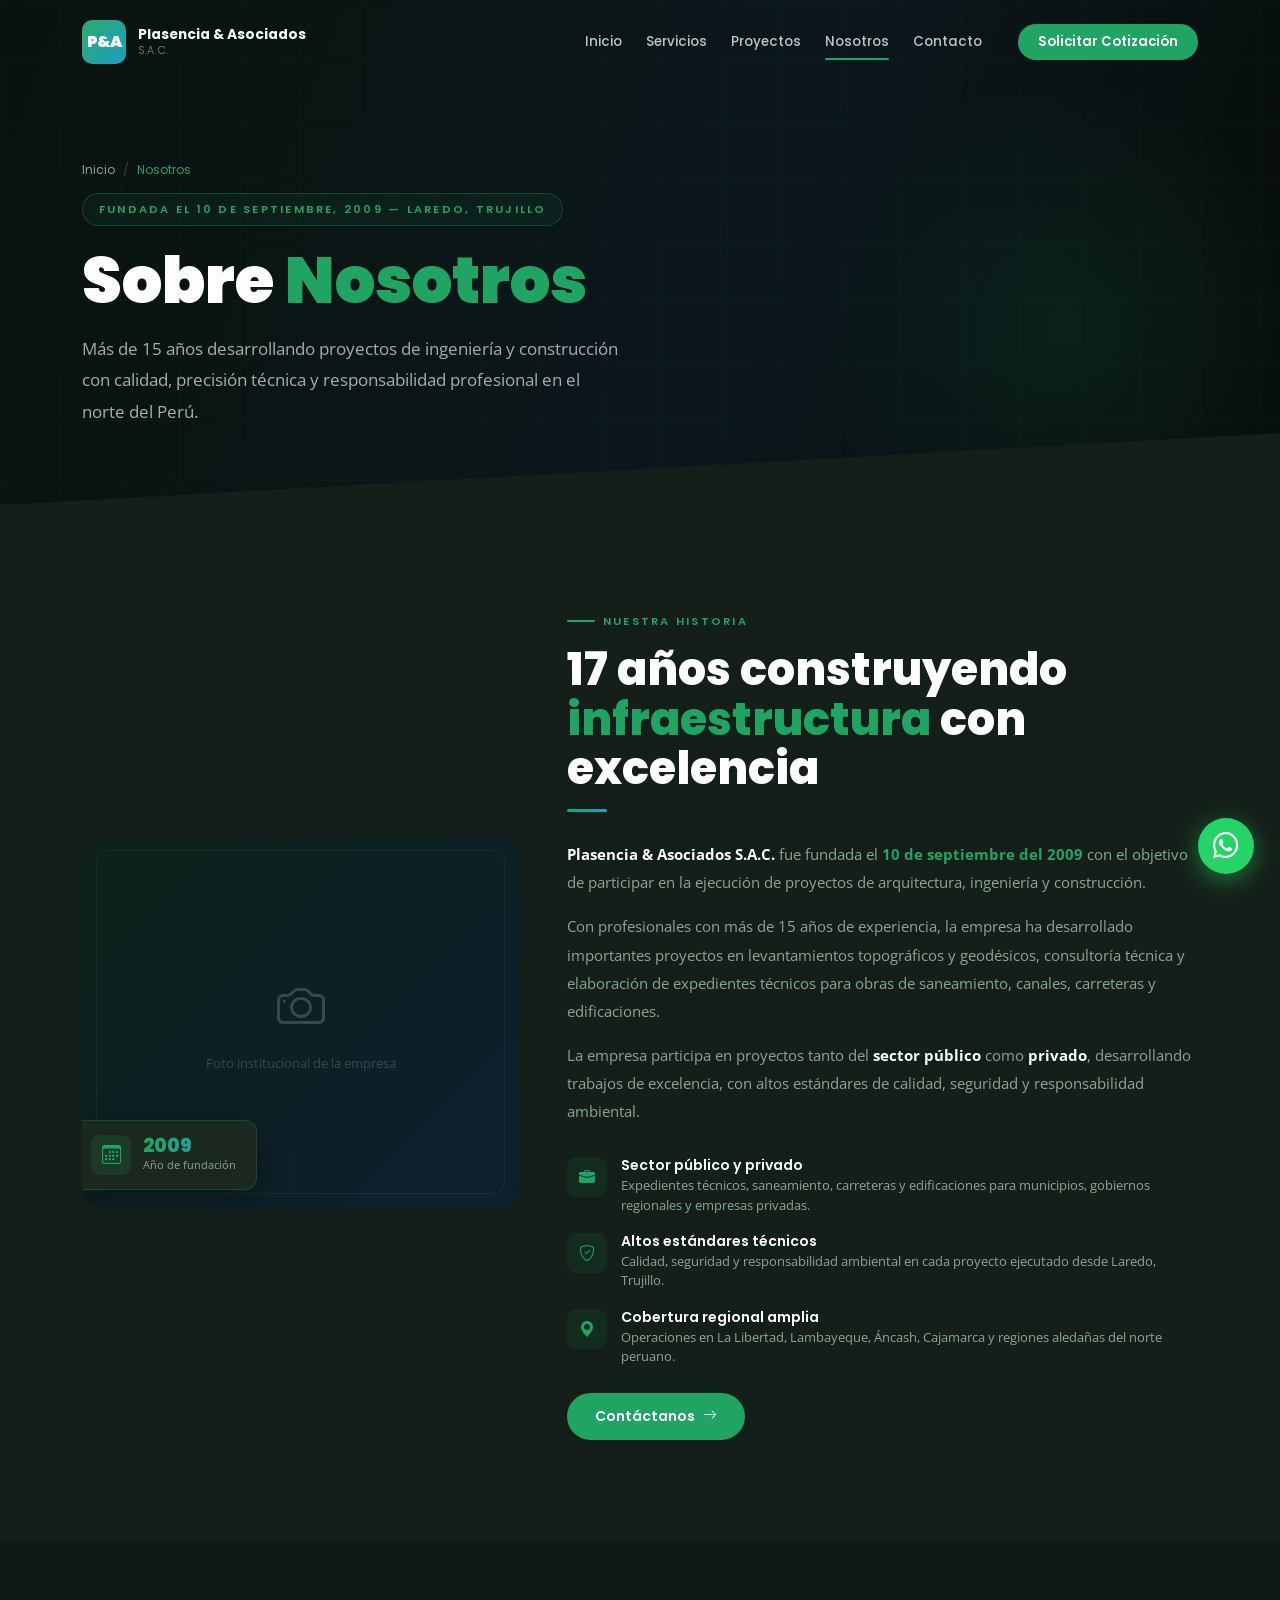
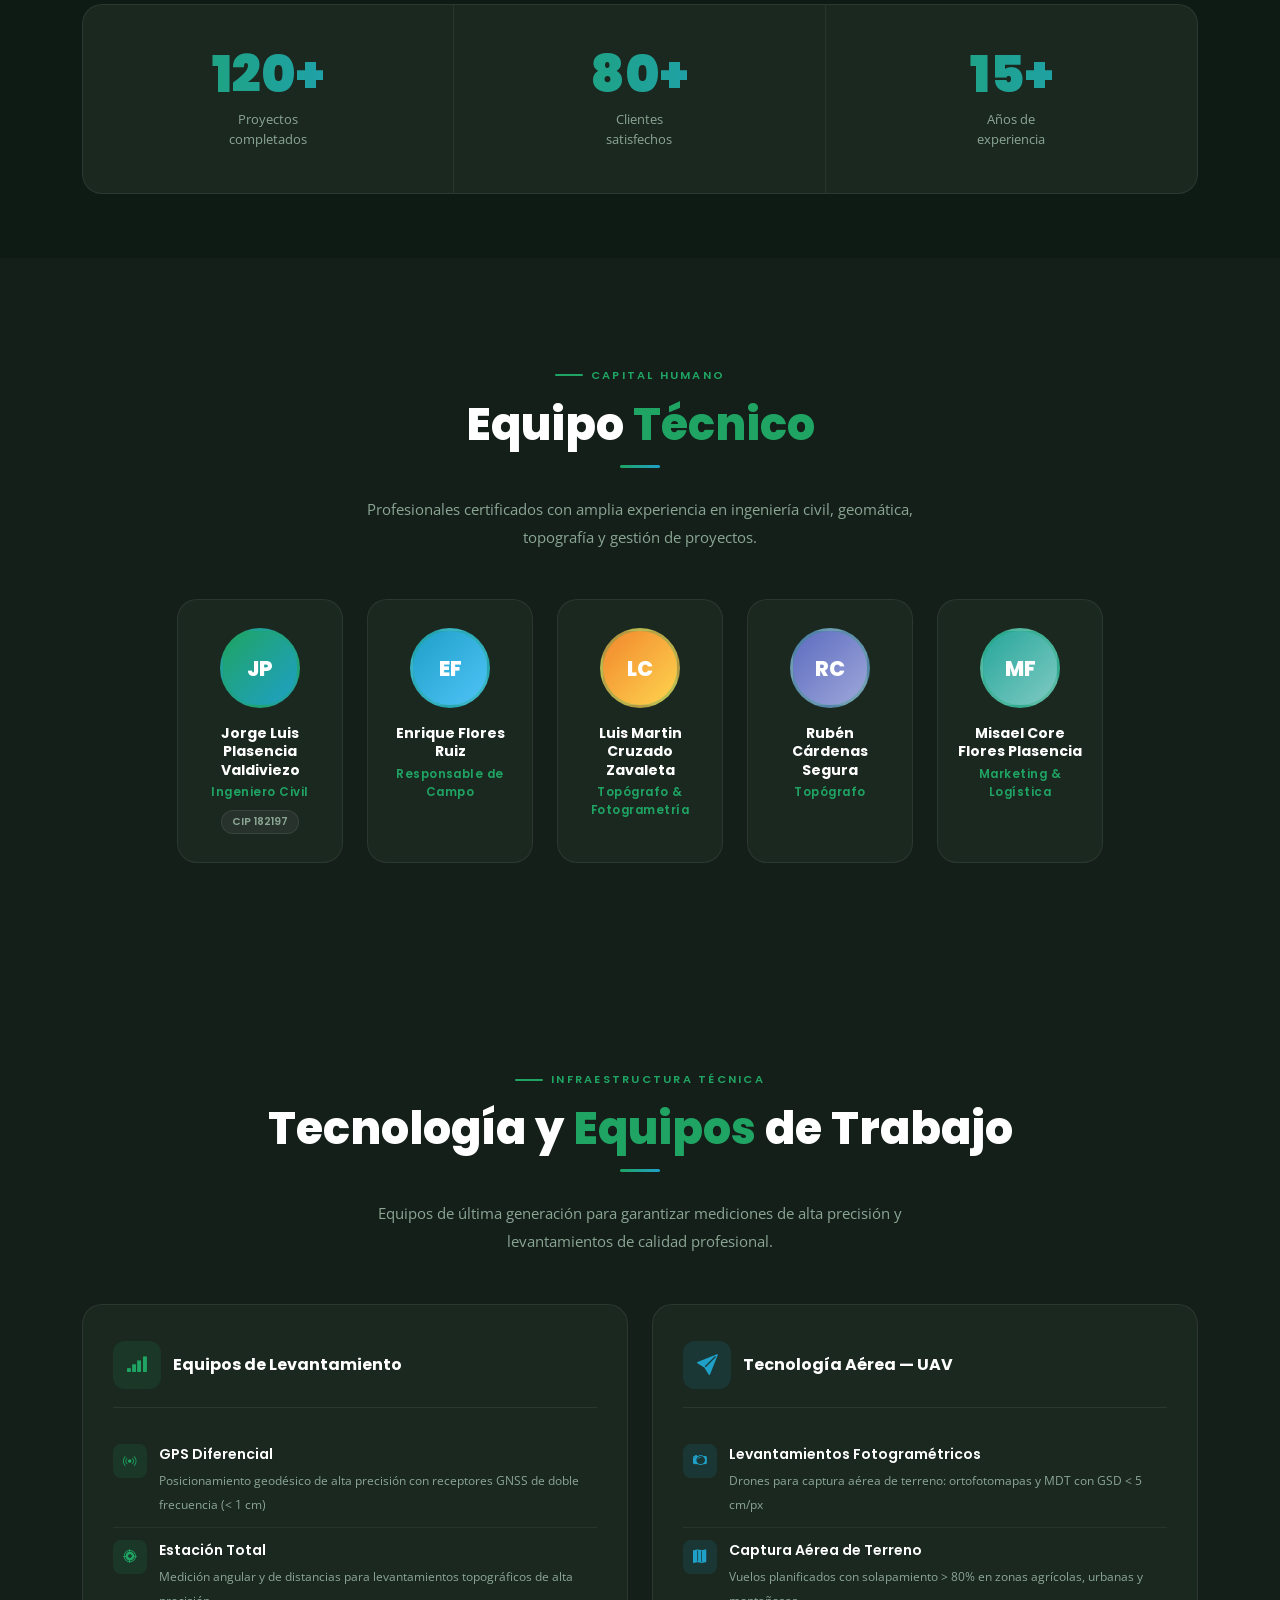
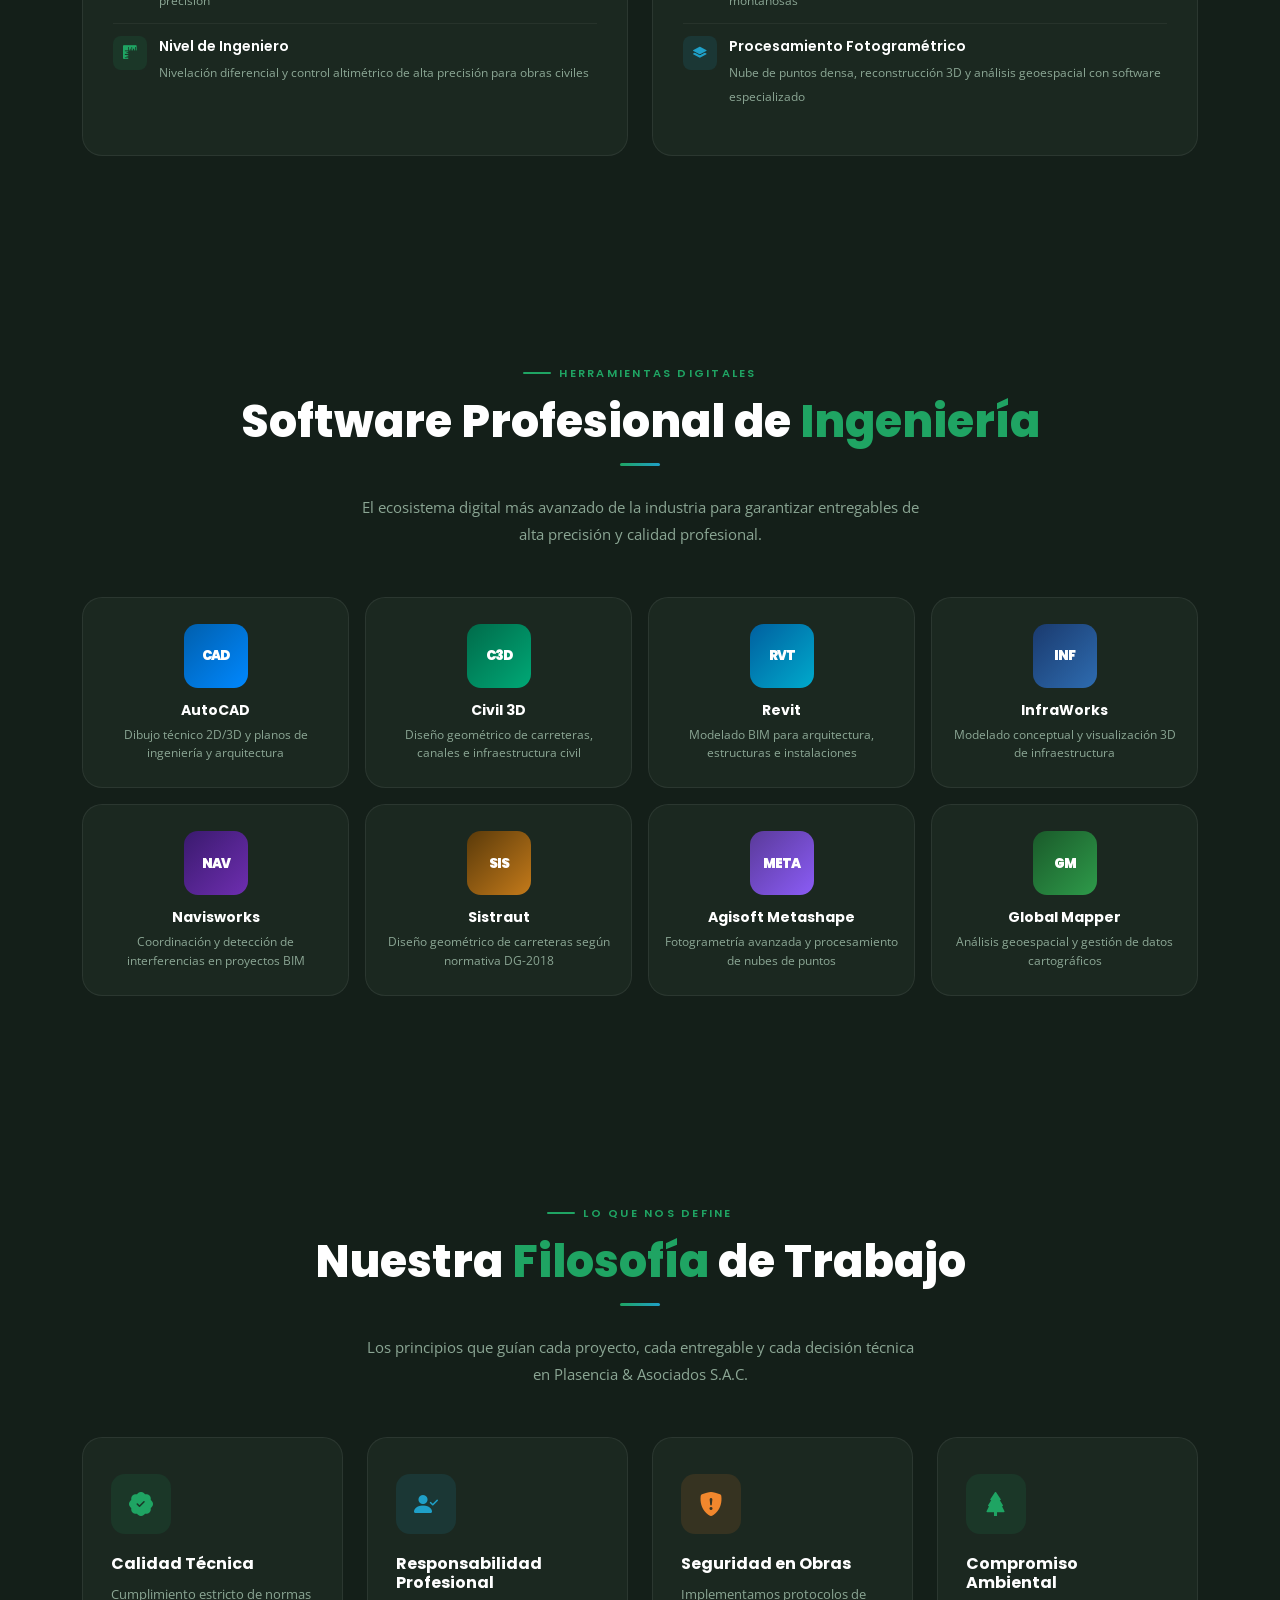
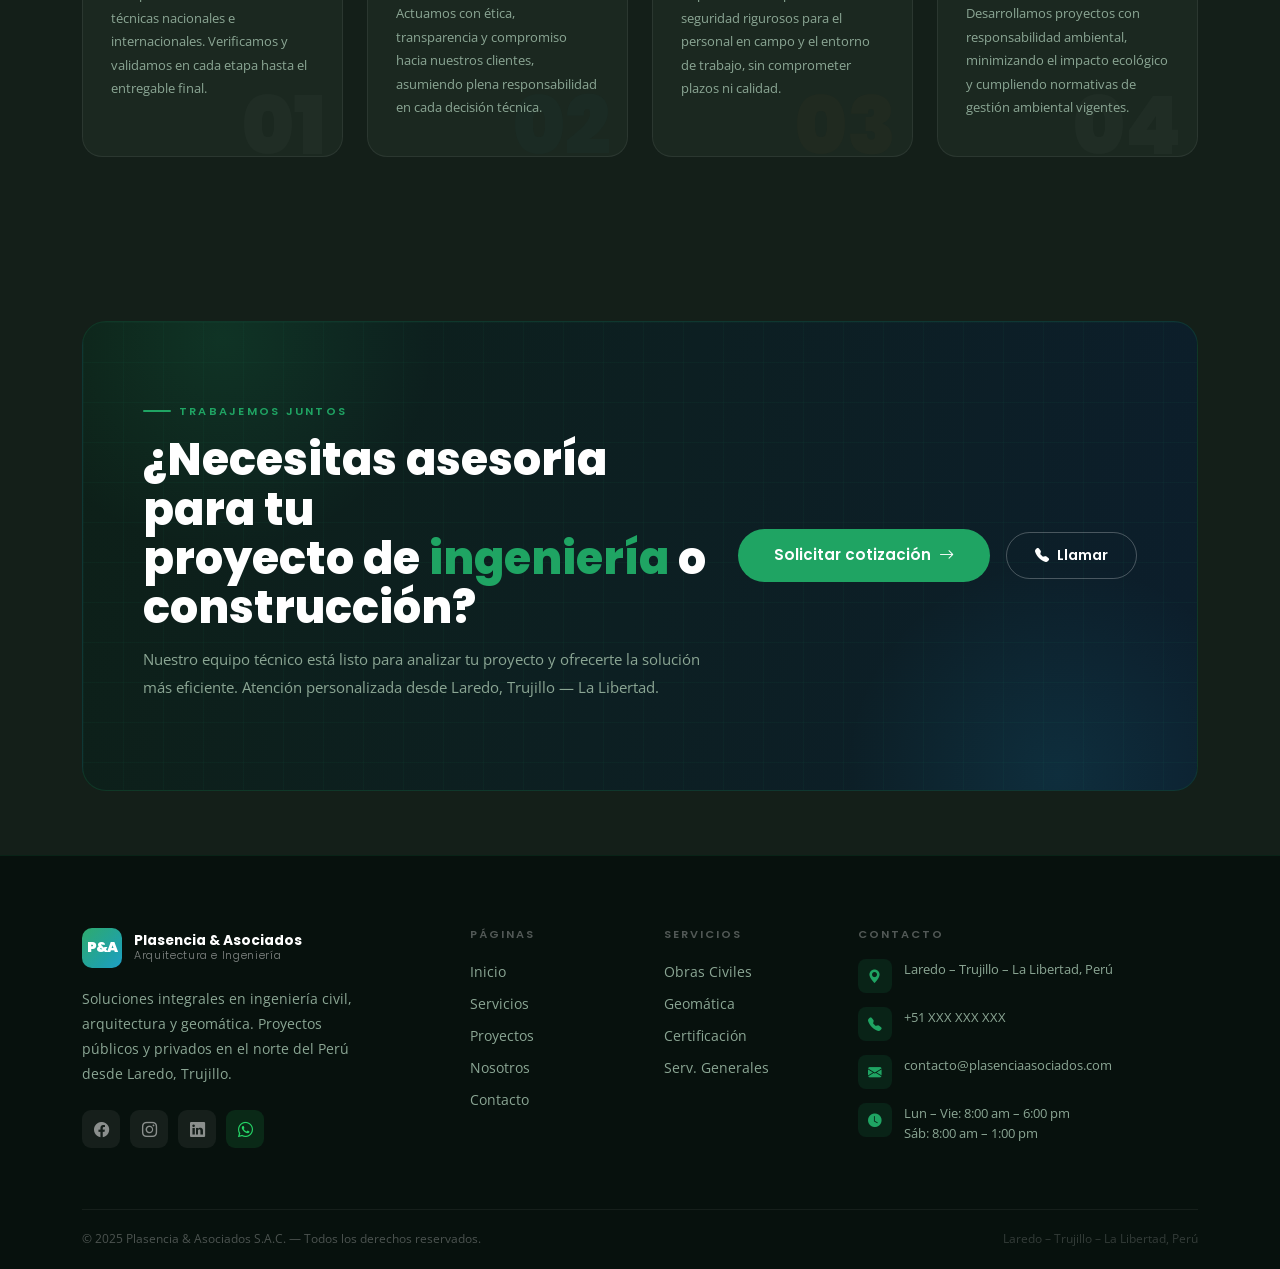
<file: nosotros.html>
<!DOCTYPE html>
<html lang="es">
<head>
<meta charset="UTF-8"/>
<meta name="viewport" content="width=device-width,initial-scale=1.0"/>
<title>Nosotros | Plasencia &amp; Asociados S.A.C.</title>
<link rel="preconnect" href="https://fonts.googleapis.com"/>
<link href="https://fonts.googleapis.com/css2?family=Poppins:wght@300;400;500;600;700;800;900&family=Open+Sans:wght@300;400;600&display=swap" rel="stylesheet"/>
<link href="https://cdn.jsdelivr.net/npm/bootstrap@5.3.2/dist/css/bootstrap.min.css" rel="stylesheet"/>
<link href="https://cdn.jsdelivr.net/npm/bootstrap-icons@1.11.3/font/bootstrap-icons.min.css" rel="stylesheet"/>
<link href="https://cdn.jsdelivr.net/npm/aos@2.3.4/dist/aos.css" rel="stylesheet"/>

<link rel="stylesheet" href="nosotros.css"/>
</head>
<body>
<nav id="nav" class="navbar navbar-expand-lg fixed-top">
  <div class="container">
    <a class="nav-logo" href="index.html">
      <div class="logo-mark">P&amp;A</div>
      <div class="logo-name">Plasencia &amp; Asociados<small>S.A.C.</small></div>
    </a>
    <button class="navbar-toggler" type="button" data-bs-toggle="collapse" data-bs-target="#navmenu" aria-label="Menú"><span class="navbar-toggler-icon"></span></button>
    <div class="collapse navbar-collapse justify-content-end align-items-center" id="navmenu">
      <ul class="navbar-nav me-4 gap-0">
        <li class="nav-item"><a class="nav-link" href="index.html">Inicio</a></li>
        <li class="nav-item"><a class="nav-link" href="servicios.html">Servicios</a></li>
        <li class="nav-item"><a class="nav-link" href="proyectos.html">Proyectos</a></li>
        <li class="nav-item"><a class="nav-link active" href="nosotros.html">Nosotros</a></li>
        <li class="nav-item"><a class="nav-link" href="contacto.html">Contacto</a></li>
      </ul>
      <a href="contacto.html" class="nav-link nav-cta">Solicitar Cotización</a>
    </div>
  </div>
</nav>

<section id="page-hero">
  <div class="ph-bg"></div><div class="ph-ov"></div><div class="ph-grid"></div><div class="ph-glow"></div>
  <div class="container ph-inner py-5">
    <nav aria-label="breadcrumb" data-aos="fade-up" data-aos-duration="500">
      <ol class="breadcrumb"><li class="breadcrumb-item"><a href="index.html">Inicio</a></li><li class="breadcrumb-item active">Nosotros</li></ol>
    </nav>
    <div class="ph-tag" data-aos="fade-up" data-aos-duration="600" data-aos-delay="60">Fundada el 10 de Septiembre, 2009 — Laredo, Trujillo</div>
    <h1 class="ph-h1" data-aos="fade-up" data-aos-duration="700" data-aos-delay="120">Sobre <em>Nosotros</em></h1>
    <p class="ph-p" data-aos="fade-up" data-aos-duration="700" data-aos-delay="200">Más de 15 años desarrollando proyectos de ingeniería y construcción con calidad, precisión técnica y responsabilidad profesional en el norte del Perú.</p>
  </div>
  <div class="ph-cut"></div>
</section>
<section id="historia" class="sp">
  <div class="container">
    <div class="row align-items-center g-5">
      <div class="col-lg-5" data-aos="fade-right" data-aos-duration="900">
        <div class="hist-wrap">
          <div class="hist-ph"><i class="bi bi-camera"></i><span>Foto institucional de la empresa</span></div>
          <div class="found-badge">
            <div class="ico"><i class="bi bi-calendar3"></i></div>
            <div><div class="n">2009</div><div class="l">Año de fundación</div></div>
          </div>
        </div>
      </div>
      <div class="col-lg-7" data-aos="fade-left" data-aos-duration="900" data-aos-delay="100">
        <div class="lbl">Nuestra historia</div>
        <h2 class="hdg">17 años construyendo<br><em>infraestructura</em> con excelencia</h2>
        <div class="divider"></div>
        <p style="font-size:.95rem;color:var(--tx2);line-height:1.85;margin-bottom:16px;"><strong style="color:var(--wh);">Plasencia &amp; Asociados S.A.C.</strong> fue fundada el <strong style="color:var(--g);">10 de septiembre del 2009</strong> con el objetivo de participar en la ejecución de proyectos de arquitectura, ingeniería y construcción.</p>
        <p style="font-size:.95rem;color:var(--tx2);line-height:1.85;margin-bottom:16px;">Con profesionales con más de 15 años de experiencia, la empresa ha desarrollado importantes proyectos en levantamientos topográficos y geodésicos, consultoría técnica y elaboración de expedientes técnicos para obras de saneamiento, canales, carreteras y edificaciones.</p>
        <p style="font-size:.95rem;color:var(--tx2);line-height:1.85;margin-bottom:32px;">La empresa participa en proyectos tanto del <strong style="color:var(--wh);">sector público</strong> como <strong style="color:var(--wh);">privado</strong>, desarrollando trabajos de excelencia, con altos estándares de calidad, seguridad y responsabilidad ambiental.</p>
        <div class="feat-row"><div class="feat-ico"><i class="bi bi-briefcase-fill"></i></div><div><h6>Sector público y privado</h6><p>Expedientes técnicos, saneamiento, carreteras y edificaciones para municipios, gobiernos regionales y empresas privadas.</p></div></div>
        <div class="feat-row"><div class="feat-ico"><i class="bi bi-shield-check"></i></div><div><h6>Altos estándares técnicos</h6><p>Calidad, seguridad y responsabilidad ambiental en cada proyecto ejecutado desde Laredo, Trujillo.</p></div></div>
        <div class="feat-row"><div class="feat-ico"><i class="bi bi-geo-alt-fill"></i></div><div><h6>Cobertura regional amplia</h6><p>Operaciones en La Libertad, Lambayeque, Áncash, Cajamarca y regiones aledañas del norte peruano.</p></div></div>
        <a href="contacto.html" class="btn-g mt-2">Contáctanos <i class="bi bi-arrow-right"></i></a>
      </div>
    </div>
  </div>
</section>

<section id="contadores" class="sp-sm">
  <div class="container">
    <div class="cnt-grid" data-aos="fade-up" data-aos-duration="800">
      <div class="cnt-item"><div class="cnt-num" id="c1">+120</div><p>Proyectos<br>completados</p></div>
      <div class="cnt-item"><div class="cnt-num" id="c2">+80</div><p>Clientes<br>satisfechos</p></div>
      <div class="cnt-item"><div class="cnt-num" id="c3">+15</div><p>Años de<br>experiencia</p></div>
    </div>
  </div>
</section>
<section id="equipo" class="sp">
  <div class="container">
    <div class="text-center mb-5" data-aos="fade-up">
      <div class="lbl" style="justify-content:center;">Capital humano</div>
      <h2 class="hdg">Equipo <em>Técnico</em></h2>
      <div class="divider mx-auto"></div>
      <p class="sub mx-auto text-center">Profesionales certificados con amplia experiencia en ingeniería civil, geomática, topografía y gestión de proyectos.</p>
    </div>
    <div class="row g-4 justify-content-center">
      <div class="col-6 col-md-4 col-lg-2" data-aos="fade-up" data-aos-delay="0">
        <div class="team-card">
          <div class="team-av" style="background:linear-gradient(135deg,var(--g),var(--b));">JP</div>
          <h5>Jorge Luis Plasencia Valdiviezo</h5>
          <div class="cargo">Ingeniero Civil</div>
          <span class="cip-chip">CIP 182197</span>
        </div>
      </div>
      <div class="col-6 col-md-4 col-lg-2" data-aos="fade-up" data-aos-delay="60">
        <div class="team-card">
          <div class="team-av" style="background:linear-gradient(135deg,var(--b),#4fc3f7);">EF</div>
          <h5>Enrique Flores Ruiz</h5>
          <div class="cargo">Responsable de Campo</div>
        </div>
      </div>
      <div class="col-6 col-md-4 col-lg-2" data-aos="fade-up" data-aos-delay="120">
        <div class="team-card">
          <div class="team-av" style="background:linear-gradient(135deg,var(--o),#ffd54f);">LC</div>
          <h5>Luis Martin Cruzado Zavaleta</h5>
          <div class="cargo">Topógrafo &amp; Fotogrametría</div>
        </div>
      </div>
      <div class="col-6 col-md-4 col-lg-2" data-aos="fade-up" data-aos-delay="180">
        <div class="team-card">
          <div class="team-av" style="background:linear-gradient(135deg,#5c6bc0,#9fa8da);">RC</div>
          <h5>Rubén Cárdenas Segura</h5>
          <div class="cargo">Topógrafo</div>
        </div>
      </div>
      <div class="col-6 col-md-4 col-lg-2" data-aos="fade-up" data-aos-delay="240">
        <div class="team-card">
          <div class="team-av" style="background:linear-gradient(135deg,#26a69a,#80cbc4);">MF</div>
          <h5>Misael Core Flores Plasencia</h5>
          <div class="cargo">Marketing &amp; Logística</div>
        </div>
      </div>
    </div>
  </div>
</section>

<section id="tecnologia" class="sp" style="background:var(--dk2);">
  <div class="container">
    <div class="text-center mb-5" data-aos="fade-up">
      <div class="lbl" style="justify-content:center;">Infraestructura técnica</div>
      <h2 class="hdg">Tecnología y <em>Equipos</em> de Trabajo</h2>
      <div class="divider mx-auto"></div>
      <p class="sub mx-auto text-center">Equipos de última generación para garantizar mediciones de alta precisión y levantamientos de calidad profesional.</p>
    </div>
    <div class="row g-4">
      <div class="col-md-6" data-aos="fade-right" data-aos-duration="800">
        <div class="equip-group">
          <div class="equip-group-title">
            <div class="equip-group-ico" style="background:rgba(31,164,99,.12);color:var(--g);"><i class="bi bi-reception-4"></i></div>
            <h5>Equipos de Levantamiento</h5>
          </div>
          <div class="equip-item"><div class="equip-dot" style="background:rgba(31,164,99,.12);color:var(--g);"><i class="bi bi-broadcast"></i></div><div><span class="eq-name">GPS Diferencial</span><span class="eq-desc">Posicionamiento geodésico de alta precisión con receptores GNSS de doble frecuencia (&lt; 1 cm)</span></div></div>
          <div class="equip-item"><div class="equip-dot" style="background:rgba(31,164,99,.12);color:var(--g);"><i class="bi bi-crosshair2"></i></div><div><span class="eq-name">Estación Total</span><span class="eq-desc">Medición angular y de distancias para levantamientos topográficos de alta precisión</span></div></div>
          <div class="equip-item"><div class="equip-dot" style="background:rgba(31,164,99,.12);color:var(--g);"><i class="bi bi-rulers"></i></div><div><span class="eq-name">Nivel de Ingeniero</span><span class="eq-desc">Nivelación diferencial y control altimétrico de alta precisión para obras civiles</span></div></div>
        </div>
      </div>
      <div class="col-md-6" data-aos="fade-left" data-aos-duration="800" data-aos-delay="100">
        <div class="equip-group">
          <div class="equip-group-title">
            <div class="equip-group-ico" style="background:rgba(31,160,200,.12);color:var(--b);"><i class="bi bi-send-fill"></i></div>
            <h5>Tecnología Aérea — UAV</h5>
          </div>
          <div class="equip-item"><div class="equip-dot" style="background:rgba(31,160,200,.12);color:var(--b);"><i class="bi bi-camera2"></i></div><div><span class="eq-name">Levantamientos Fotogramétricos</span><span class="eq-desc">Drones para captura aérea de terreno: ortofotomapas y MDT con GSD &lt; 5 cm/px</span></div></div>
          <div class="equip-item"><div class="equip-dot" style="background:rgba(31,160,200,.12);color:var(--b);"><i class="bi bi-map-fill"></i></div><div><span class="eq-name">Captura Aérea de Terreno</span><span class="eq-desc">Vuelos planificados con solapamiento &gt; 80% en zonas agrícolas, urbanas y montañosas</span></div></div>
          <div class="equip-item"><div class="equip-dot" style="background:rgba(31,160,200,.12);color:var(--b);"><i class="bi bi-layers-fill"></i></div><div><span class="eq-name">Procesamiento Fotogramétrico</span><span class="eq-desc">Nube de puntos densa, reconstrucción 3D y análisis geoespacial con software especializado</span></div></div>
        </div>
      </div>
    </div>
  </div>
</section>
<section id="software" class="sp">
  <div class="container">
    <div class="text-center mb-5" data-aos="fade-up">
      <div class="lbl" style="justify-content:center;">Herramientas digitales</div>
      <h2 class="hdg">Software Profesional de <em>Ingeniería</em></h2>
      <div class="divider mx-auto"></div>
      <p class="sub mx-auto text-center">El ecosistema digital más avanzado de la industria para garantizar entregables de alta precisión y calidad profesional.</p>
    </div>
    <div class="row g-3 justify-content-center">
      <div class="col-6 col-md-3" data-aos="zoom-in" data-aos-delay="0"><div class="sw-card"><div class="sw-logo" style="background:linear-gradient(135deg,#005FAD,#0088FF);">CAD</div><h6>AutoCAD</h6><p>Dibujo técnico 2D/3D y planos de ingeniería y arquitectura</p></div></div>
      <div class="col-6 col-md-3" data-aos="zoom-in" data-aos-delay="40"><div class="sw-card"><div class="sw-logo" style="background:linear-gradient(135deg,#006B4A,#00A876);">C3D</div><h6>Civil 3D</h6><p>Diseño geométrico de carreteras, canales e infraestructura civil</p></div></div>
      <div class="col-6 col-md-3" data-aos="zoom-in" data-aos-delay="80"><div class="sw-card"><div class="sw-logo" style="background:linear-gradient(135deg,#0060A0,#00AACC);">RVT</div><h6>Revit</h6><p>Modelado BIM para arquitectura, estructuras e instalaciones</p></div></div>
      <div class="col-6 col-md-3" data-aos="zoom-in" data-aos-delay="120"><div class="sw-card"><div class="sw-logo" style="background:linear-gradient(135deg,#1A3A6E,#2E6CB0);">INF</div><h6>InfraWorks</h6><p>Modelado conceptual y visualización 3D de infraestructura</p></div></div>
      <div class="col-6 col-md-3" data-aos="zoom-in" data-aos-delay="0"><div class="sw-card"><div class="sw-logo" style="background:linear-gradient(135deg,#3A1A6E,#6E2EB0);">NAV</div><h6>Navisworks</h6><p>Coordinación y detección de interferencias en proyectos BIM</p></div></div>
      <div class="col-6 col-md-3" data-aos="zoom-in" data-aos-delay="40"><div class="sw-card"><div class="sw-logo" style="background:linear-gradient(135deg,#5A3A0A,#C47A1A);">SIS</div><h6>Sistraut</h6><p>Diseño geométrico de carreteras según normativa DG-2018</p></div></div>
      <div class="col-6 col-md-3" data-aos="zoom-in" data-aos-delay="80"><div class="sw-card"><div class="sw-logo" style="background:linear-gradient(135deg,#5A3A9A,#8B5CF6);">META</div><h6>Agisoft Metashape</h6><p>Fotogrametría avanzada y procesamiento de nubes de puntos</p></div></div>
      <div class="col-6 col-md-3" data-aos="zoom-in" data-aos-delay="120"><div class="sw-card"><div class="sw-logo" style="background:linear-gradient(135deg,#1A5A2A,#2E9A4A);">GM</div><h6>Global Mapper</h6><p>Análisis geoespacial y gestión de datos cartográficos</p></div></div>
    </div>
  </div>
</section>

<section id="filosofia" class="sp" style="background:var(--dk2);">
  <div class="container">
    <div class="text-center mb-5" data-aos="fade-up">
      <div class="lbl" style="justify-content:center;">Lo que nos define</div>
      <h2 class="hdg">Nuestra <em>Filosofía</em> de Trabajo</h2>
      <div class="divider mx-auto"></div>
      <p class="sub mx-auto text-center">Los principios que guían cada proyecto, cada entregable y cada decisión técnica en Plasencia &amp; Asociados S.A.C.</p>
    </div>
    <div class="row g-4">
      <div class="col-md-6 col-lg-3" data-aos="fade-up" data-aos-delay="0"><div class="filo-card"><div class="filo-ico" style="background:rgba(31,164,99,.12);color:var(--g);"><i class="bi bi-patch-check-fill"></i></div><h5>Calidad Técnica</h5><p>Cumplimiento estricto de normas técnicas nacionales e internacionales. Verificamos y validamos en cada etapa hasta el entregable final.</p><div class="filo-num">01</div></div></div>
      <div class="col-md-6 col-lg-3" data-aos="fade-up" data-aos-delay="80"><div class="filo-card"><div class="filo-ico" style="background:rgba(31,160,200,.12);color:var(--b);"><i class="bi bi-person-check-fill"></i></div><h5>Responsabilidad Profesional</h5><p>Actuamos con ética, transparencia y compromiso hacia nuestros clientes, asumiendo plena responsabilidad en cada decisión técnica.</p><div class="filo-num" style="color:rgba(31,160,200,.025);">02</div></div></div>
      <div class="col-md-6 col-lg-3" data-aos="fade-up" data-aos-delay="160"><div class="filo-card"><div class="filo-ico" style="background:rgba(241,135,45,.12);color:var(--o);"><i class="bi bi-shield-fill-exclamation"></i></div><h5>Seguridad en Obras</h5><p>Implementamos protocolos de seguridad rigurosos para el personal en campo y el entorno de trabajo, sin comprometer plazos ni calidad.</p><div class="filo-num" style="color:rgba(241,135,45,.025);">03</div></div></div>
      <div class="col-md-6 col-lg-3" data-aos="fade-up" data-aos-delay="240"><div class="filo-card"><div class="filo-ico" style="background:rgba(31,164,99,.12);color:var(--g);"><i class="bi bi-tree-fill"></i></div><h5>Compromiso Ambiental</h5><p>Desarrollamos proyectos con responsabilidad ambiental, minimizando el impacto ecológico y cumpliendo normativas de gestión ambiental vigentes.</p><div class="filo-num">04</div></div></div>
    </div>
  </div>
</section>

<section id="cta" class="sp-sm">
  <div class="container">
    <div class="cta-inner" data-aos="zoom-in" data-aos-duration="800">
      <div class="cta-glow"></div><div class="cta-glow r"></div>
      <div class="row align-items-center position-relative" style="z-index:1;">
        <div class="col-lg-7 mb-4 mb-lg-0">
          <div class="lbl">Trabajemos juntos</div>
          <h2 class="hdg">¿Necesitas asesoría para tu<br>proyecto de <em>ingeniería</em> o construcción?</h2>
          <p class="sub mt-2">Nuestro equipo técnico está listo para analizar tu proyecto y ofrecerte la solución más eficiente. Atención personalizada desde Laredo, Trujillo — La Libertad.</p>
        </div>
        <div class="col-lg-5 text-lg-end d-flex flex-column flex-lg-row justify-content-lg-end align-items-lg-center gap-3">
          <a href="contacto.html" class="btn-g" style="font-size:.95rem;padding:15px 36px;">Solicitar cotización <i class="bi bi-arrow-right"></i></a>
          <a href="tel:+51000000000" class="btn-out"><i class="bi bi-telephone-fill"></i> Llamar</a>
        </div>
      </div>
    </div>
  </div>
</section>

<footer>
  <div class="container">
    <div class="row g-5">
      <div class="col-lg-4">
        <div class="ft-logo"><div class="logo-mark" style="width:40px;height:40px;font-size:.9rem;">P&amp;A</div><div class="logo-name">Plasencia &amp; Asociados<small>Arquitectura e Ingeniería</small></div></div>
        <p class="ft-desc">Soluciones integrales en ingeniería civil, arquitectura y geomática. Proyectos públicos y privados en el norte del Perú desde Laredo, Trujillo.</p>
        <div class="social-row">
          <a href="#" class="soc" title="Facebook"><i class="bi bi-facebook"></i></a>
          <a href="#" class="soc" title="Instagram"><i class="bi bi-instagram"></i></a>
          <a href="#" class="soc" title="LinkedIn"><i class="bi bi-linkedin"></i></a>
          <a href="#" class="soc" style="background:rgba(37,211,102,.12);color:#25D366;" title="WhatsApp"><i class="bi bi-whatsapp"></i></a>
        </div>
      </div>
      <div class="col-6 col-lg-2"><h6>Páginas</h6><ul><li><a href="index.html">Inicio</a></li><li><a href="servicios.html">Servicios</a></li><li><a href="proyectos.html">Proyectos</a></li><li><a href="nosotros.html">Nosotros</a></li><li><a href="contacto.html">Contacto</a></li></ul></div>
      <div class="col-6 col-lg-2"><h6>Servicios</h6><ul><li><a href="servicios.html#obras">Obras Civiles</a></li><li><a href="servicios.html#geomatica">Geomática</a></li><li><a href="servicios.html#certificacion">Certificación</a></li><li><a href="servicios.html#generales">Serv. Generales</a></li></ul></div>
      <div class="col-lg-4"><h6>Contacto</h6>
        <div class="ft-contact-item"><div class="ft-ico"><i class="bi bi-geo-alt-fill"></i></div><p>Laredo – Trujillo – La Libertad, Perú</p></div>
        <div class="ft-contact-item"><div class="ft-ico"><i class="bi bi-telephone-fill"></i></div><p>+51 XXX XXX XXX</p></div>
        <div class="ft-contact-item"><div class="ft-ico"><i class="bi bi-envelope-fill"></i></div><p>contacto@plasenciaasociados.com</p></div>
        <div class="ft-contact-item"><div class="ft-ico"><i class="bi bi-clock-fill"></i></div><p>Lun – Vie: 8:00 am – 6:00 pm<br>Sáb: 8:00 am – 1:00 pm</p></div>
      </div>
    </div>
    <div class="ft-bottom">
      <span>© 2025 Plasencia &amp; Asociados S.A.C. — Todos los derechos reservados.</span>
      <span style="color:rgba(255,255,255,.18);">Laredo – Trujillo – La Libertad, Perú</span>
    </div>
  </div>
</footer>

<a class="wa-fab" href="https://wa.me/51000000000?text=Hola%2C%20quisiera%20información%20sobre%20Plasencia%20%26%20Asociados%20S.A.C." target="_blank" rel="noopener" aria-label="WhatsApp">
  <i class="bi bi-whatsapp"></i><span class="wa-tip">Escríbenos ahora</span>
</a>

<script src="https://cdn.jsdelivr.net/npm/bootstrap@5.3.2/dist/js/bootstrap.bundle.min.js"></script>
<script src="https://cdn.jsdelivr.net/npm/aos@2.3.4/dist/aos.js"></script>

<script src="nosotros.js"></script>

</body>
</html>
</file>
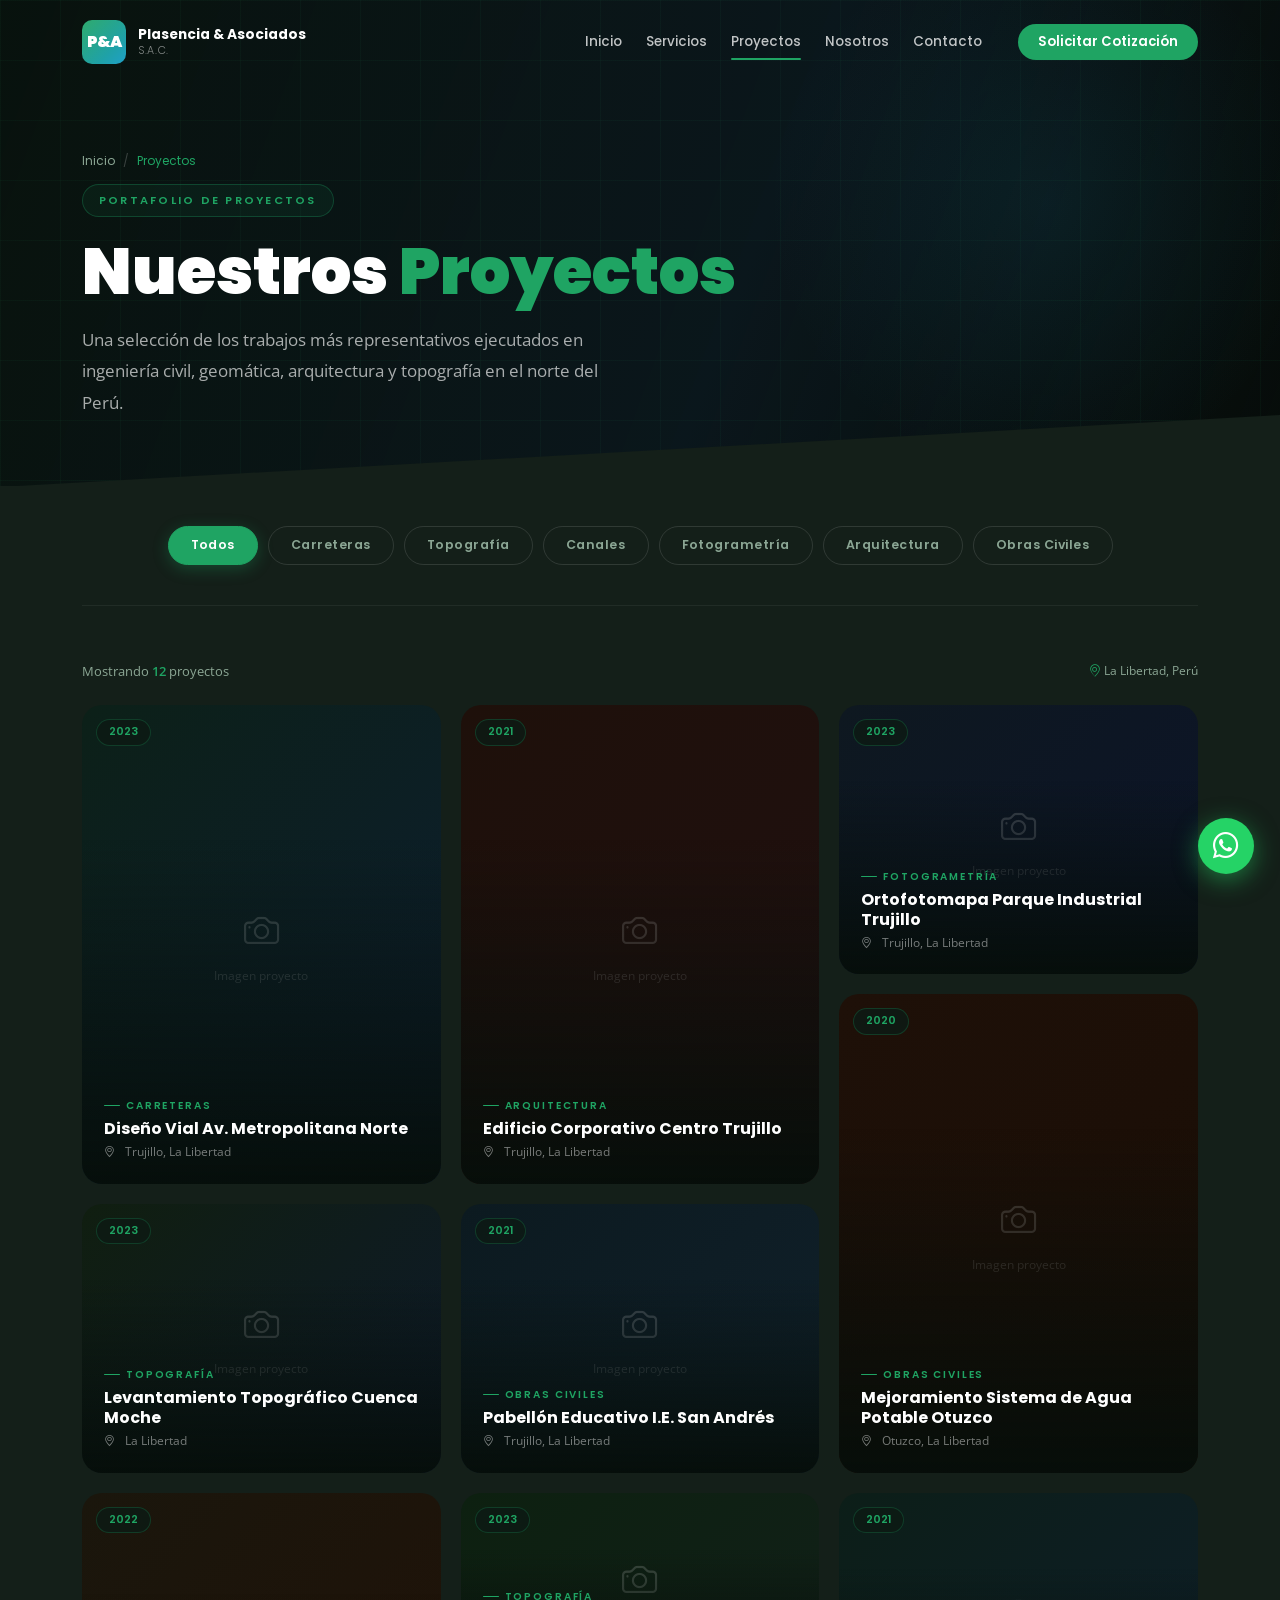
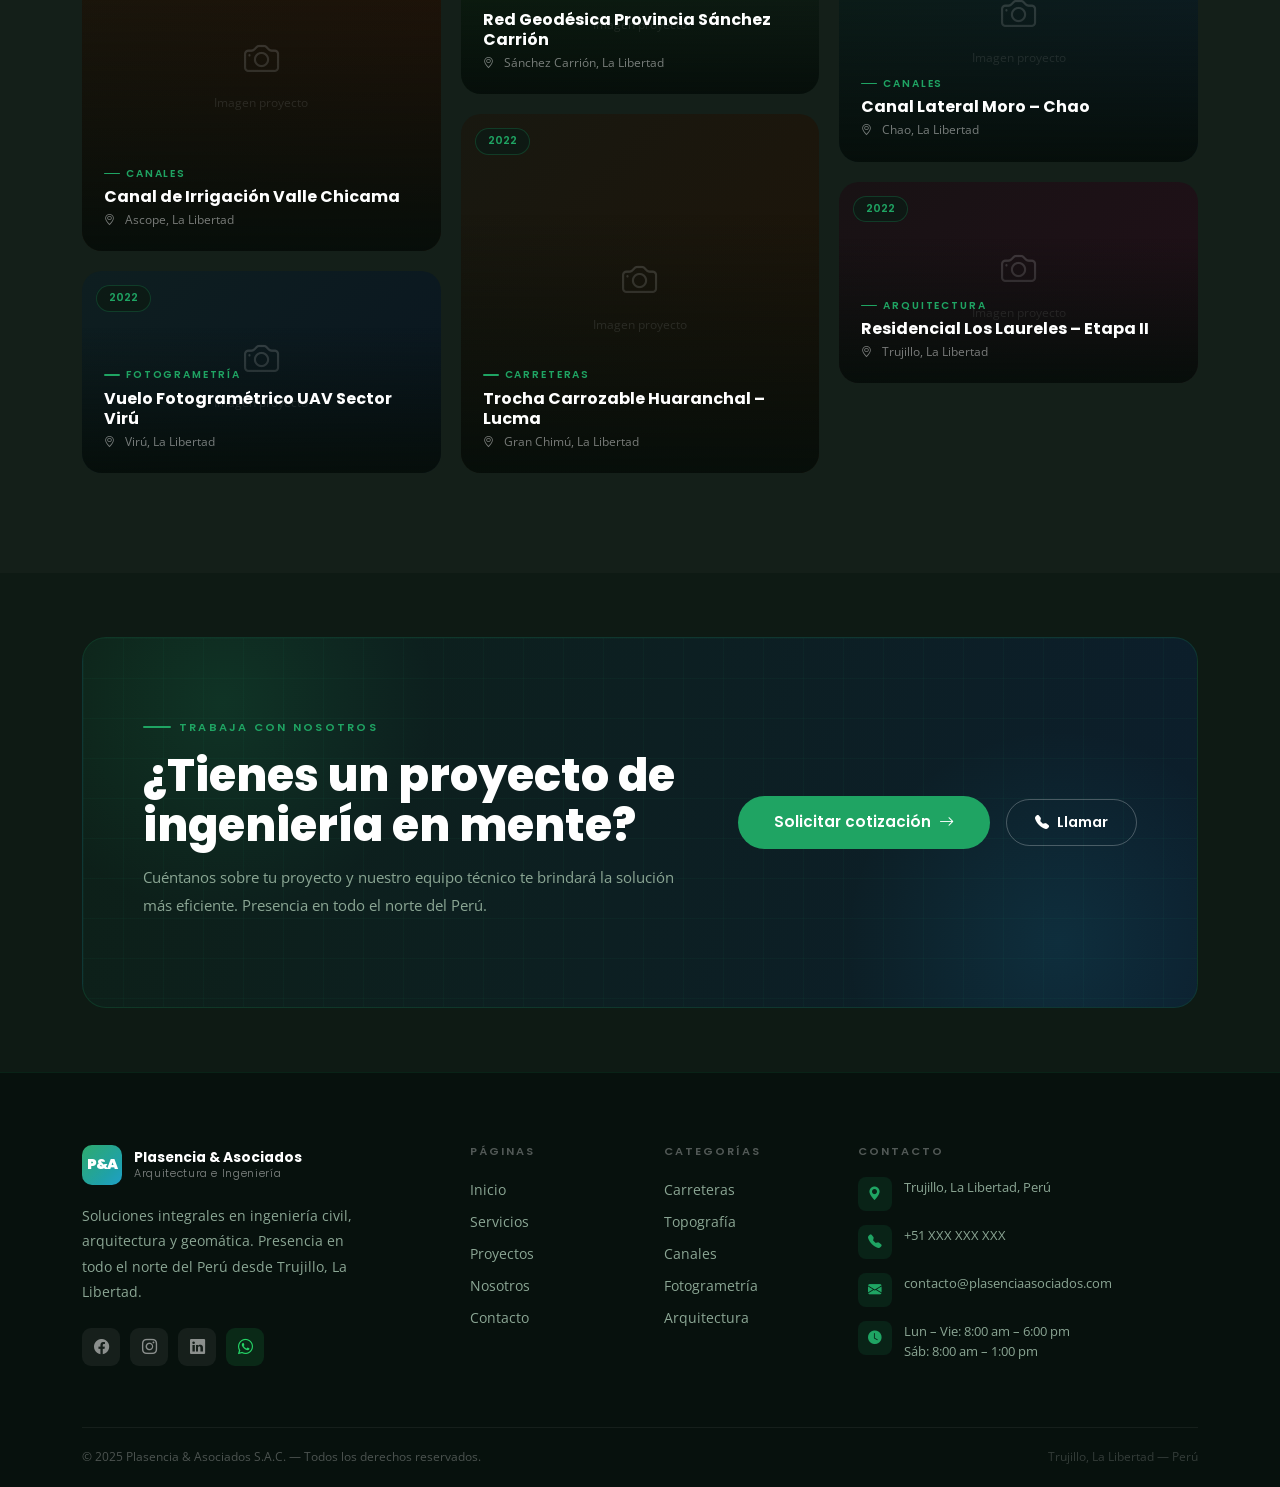
<file: proyectos.html>
<!DOCTYPE html>
<html lang="es">
<head>
  <meta charset="UTF-8" />
  <meta name="viewport" content="width=device-width, initial-scale=1.0" />
  <meta name="description" content="Proyectos ejecutados por Plasencia & Asociados S.A.C. — Ingeniería, Arquitectura y Geomática en Trujillo, Perú." />
  <title>Proyectos | Plasencia & Asociados S.A.C.</title>

  <link rel="preconnect" href="https://fonts.googleapis.com" />
  <link rel="preconnect" href="https://fonts.gstatic.com" crossorigin />
  <link href="https://fonts.googleapis.com/css2?family=Poppins:wght@300;400;500;600;700;800;900&family=Open+Sans:ital,wght@0,300;0,400;0,600;1,400&display=swap" rel="stylesheet" />

  <link href="https://cdn.jsdelivr.net/npm/bootstrap@5.3.2/dist/css/bootstrap.min.css" rel="stylesheet" />
  <link href="https://cdn.jsdelivr.net/npm/bootstrap-icons@1.11.3/font/bootstrap-icons.min.css" rel="stylesheet" />
  <link href="https://cdn.jsdelivr.net/npm/aos@2.3.4/dist/aos.css" rel="stylesheet" />

  <link rel="stylesheet" href="proyectos.css" />
</head>

<body>

<nav id="nav" class="navbar navbar-expand-lg fixed-top">
  <div class="container">

    <a class="nav-logo" href="index.html">
      <div class="logo-mark">P&amp;A</div>
      <div class="logo-name">
        Plasencia &amp; Asociados
        <small>S.A.C.</small>
      </div>
    </a>

    <button class="navbar-toggler" type="button" data-bs-toggle="collapse" data-bs-target="#navmenu" aria-label="Menú">
      <span class="navbar-toggler-icon"></span>
    </button>

    <div class="collapse navbar-collapse justify-content-end align-items-center" id="navmenu">
      <ul class="navbar-nav me-4 gap-0">
        <li class="nav-item"><a class="nav-link"        href="index.html">Inicio</a></li>
        <li class="nav-item"><a class="nav-link"        href="servicios.html">Servicios</a></li>
        <li class="nav-item"><a class="nav-link active" href="proyectos.html">Proyectos</a></li>
        <li class="nav-item"><a class="nav-link"        href="nosotros.html">Nosotros</a></li>
        <li class="nav-item"><a class="nav-link"        href="contacto.html">Contacto</a></li>
      </ul>
      <a href="contacto.html" class="nav-link nav-cta">Solicitar Cotización</a>
    </div>

  </div>
</nav>


<section id="page-hero">
  <div class="ph-bg"></div>
  <div class="ph-ov"></div>
  <div class="ph-grid"></div>
  <div class="ph-glow"></div>

  <div class="container ph-inner py-5">

    <nav aria-label="breadcrumb" data-aos="fade-up" data-aos-duration="500">
      <ol class="breadcrumb">
        <li class="breadcrumb-item"><a href="index.html">Inicio</a></li>
        <li class="breadcrumb-item active">Proyectos</li>
      </ol>
    </nav>

    <div class="ph-tag" data-aos="fade-up" data-aos-duration="600" data-aos-delay="60">
      <span>Portafolio de proyectos</span>
    </div>

    <h1 class="ph-h1" data-aos="fade-up" data-aos-duration="700" data-aos-delay="120">
      Nuestros <em>Proyectos</em>
    </h1>

    <p class="ph-p" data-aos="fade-up" data-aos-duration="700" data-aos-delay="200">
      Una selección de los trabajos más representativos ejecutados en ingeniería civil, geomática, arquitectura y topografía en el norte del Perú.
    </p>

  </div>
  <div class="ph-cut"></div>
</section>


<section id="filter-bar">
  <div class="container">
    <div class="filter-wrap" data-aos="fade-up" data-aos-duration="600">
      <button class="filter-btn active" data-filter="all">Todos</button>
      <button class="filter-btn" data-filter="carreteras">Carreteras</button>
      <button class="filter-btn" data-filter="topografia">Topografía</button>
      <button class="filter-btn" data-filter="canales">Canales</button>
      <button class="filter-btn" data-filter="fotogrametria">Fotogrametría</button>
      <button class="filter-btn" data-filter="arquitectura">Arquitectura</button>
      <button class="filter-btn" data-filter="obras">Obras Civiles</button>
    </div>
  </div>
</section>


<section id="projects-grid">
  <div class="container">

    <div class="d-flex align-items-center justify-content-between mb-4" data-aos="fade-up">
      <p style="font-size:.82rem;color:var(--tx2);margin:0;">
        Mostrando <span id="proj-count" style="color:var(--g);font-weight:600;">12</span> proyectos
      </p>
      <div style="font-size:.78rem;color:var(--tx2);">
        <i class="bi bi-geo-alt" style="color:var(--g);"></i> La Libertad, Perú
      </div>
    </div>

    <div class="proj-masonry" id="projGrid">

      <div class="proj-item tall" data-cat="carreteras"
           data-title="Diseño Vial Av. Metropolitana Norte"
           data-desc="Diseño geométrico y de pavimentos para la Avenida Metropolitana Norte, incluyendo estudio de tráfico, perfiles longitudinales y sección transversal conforme a norma DG-2018."
           data-loc="Trujillo, La Libertad" data-year="2023" data-client="Municipalidad Provincial de Trujillo"
           data-aos="fade-up" data-aos-delay="0">
        <div class="proj-ph"><i class="bi bi-camera"></i><span>Imagen proyecto</span></div>
        <span class="proj-year">2023</span>
        <div class="proj-ov">
          <div class="proj-cat">Carreteras</div>
          <h4>Diseño Vial Av. Metropolitana Norte</h4>
          <div class="proj-meta"><i class="bi bi-geo-alt"></i> Trujillo, La Libertad</div>
        </div>
        <div class="proj-arrow"><i class="bi bi-arrow-up-right"></i></div>
      </div>

      <div class="proj-item std" data-cat="topografia"
           data-title="Levantamiento Topográfico Cuenca Moche"
           data-desc="Levantamiento planimétrico y altimétrico de la cuenca del río Moche con estación total y GNSS, generando curvas de nivel cada 0.5 m para estudios de gestión de riesgos."
           data-loc="La Libertad" data-year="2023" data-client="ANA – Autoridad Nacional del Agua"
           data-aos="fade-up" data-aos-delay="60">
        <div class="proj-ph"><i class="bi bi-camera"></i><span>Imagen proyecto</span></div>
        <span class="proj-year">2023</span>
        <div class="proj-ov">
          <div class="proj-cat">Topografía</div>
          <h4>Levantamiento Topográfico Cuenca Moche</h4>
          <div class="proj-meta"><i class="bi bi-geo-alt"></i> La Libertad</div>
        </div>
        <div class="proj-arrow"><i class="bi bi-arrow-up-right"></i></div>
      </div>

      <div class="proj-item sq" data-cat="canales"
           data-title="Canal de Irrigación Valle Chicama"
           data-desc="Diseño hidráulico y estructural del canal principal de riego del valle Chicama, con cálculo de caudales, pendientes y revestimiento de concreto f'c=175 kg/cm²."
           data-loc="Ascope, La Libertad" data-year="2022" data-client="Junta de Usuarios Chicama"
           data-aos="fade-up" data-aos-delay="120">
        <div class="proj-ph"><i class="bi bi-camera"></i><span>Imagen proyecto</span></div>
        <span class="proj-year">2022</span>
        <div class="proj-ov">
          <div class="proj-cat">Canales</div>
          <h4>Canal de Irrigación Valle Chicama</h4>
          <div class="proj-meta"><i class="bi bi-geo-alt"></i> Ascope, La Libertad</div>
        </div>
        <div class="proj-arrow"><i class="bi bi-arrow-up-right"></i></div>
      </div>

      <div class="proj-item wide" data-cat="fotogrametria"
           data-title="Vuelo Fotogramétrico UAV Sector Virú"
           data-desc="Levantamiento fotogramétrico con drone de ala fija sobre 1,200 ha en el sector Virú. Procesamiento en Pix4DMapper para ortofotomapa a 5 cm/px y MDT para diseño agrícola."
           data-loc="Virú, La Libertad" data-year="2022" data-client="Empresa Agroindustrial Camposol"
           data-aos="fade-up" data-aos-delay="0">
        <div class="proj-ph"><i class="bi bi-camera"></i><span>Imagen proyecto</span></div>
        <span class="proj-year">2022</span>
        <div class="proj-ov">
          <div class="proj-cat">Fotogrametría</div>
          <h4>Vuelo Fotogramétrico UAV Sector Virú</h4>
          <div class="proj-meta"><i class="bi bi-geo-alt"></i> Virú, La Libertad</div>
        </div>
        <div class="proj-arrow"><i class="bi bi-arrow-up-right"></i></div>
      </div>

      <div class="proj-item tall" data-cat="arquitectura"
           data-title="Edificio Corporativo Centro Trujillo"
           data-desc="Diseño arquitectónico y estructural de edificio de 8 pisos en el centro de Trujillo. Incluye levantamiento topográfico predial, estudio de suelos y expediente técnico completo."
           data-loc="Trujillo, La Libertad" data-year="2021" data-client="Inversiones TRU S.A.C."
           data-aos="fade-up" data-aos-delay="60">
        <div class="proj-ph"><i class="bi bi-camera"></i><span>Imagen proyecto</span></div>
        <span class="proj-year">2021</span>
        <div class="proj-ov">
          <div class="proj-cat">Arquitectura</div>
          <h4>Edificio Corporativo Centro Trujillo</h4>
          <div class="proj-meta"><i class="bi bi-geo-alt"></i> Trujillo, La Libertad</div>
        </div>
        <div class="proj-arrow"><i class="bi bi-arrow-up-right"></i></div>
      </div>

      <div class="proj-item std" data-cat="obras"
           data-title="Pabellón Educativo I.E. San Andrés"
           data-desc="Ejecución de pabellón de 3 aulas en concreto armado con cobertura metálica. Supervisión técnica de partidas de estructuras, arquitectura e instalaciones."
           data-loc="Trujillo, La Libertad" data-year="2021" data-client="UGEL La Libertad"
           data-aos="fade-up" data-aos-delay="120">
        <div class="proj-ph"><i class="bi bi-camera"></i><span>Imagen proyecto</span></div>
        <span class="proj-year">2021</span>
        <div class="proj-ov">
          <div class="proj-cat">Obras Civiles</div>
          <h4>Pabellón Educativo I.E. San Andrés</h4>
          <div class="proj-meta"><i class="bi bi-geo-alt"></i> Trujillo, La Libertad</div>
        </div>
        <div class="proj-arrow"><i class="bi bi-arrow-up-right"></i></div>
      </div>

      <div class="proj-item wide" data-cat="topografia"
           data-title="Red Geodésica Provincia Sánchez Carrión"
           data-desc="Establecimiento de 18 vértices geodésicos de primer orden con receptores GNSS de doble frecuencia y procesamiento diferencial. Certificación ante el IGN."
           data-loc="Sánchez Carrión, La Libertad" data-year="2023" data-client="Gobierno Regional La Libertad"
           data-aos="fade-up" data-aos-delay="0">
        <div class="proj-ph"><i class="bi bi-camera"></i><span>Imagen proyecto</span></div>
        <span class="proj-year">2023</span>
        <div class="proj-ov">
          <div class="proj-cat">Topografía</div>
          <h4>Red Geodésica Provincia Sánchez Carrión</h4>
          <div class="proj-meta"><i class="bi bi-geo-alt"></i> Sánchez Carrión, La Libertad</div>
        </div>
        <div class="proj-arrow"><i class="bi bi-arrow-up-right"></i></div>
      </div>

      <div class="proj-item sq" data-cat="carreteras"
           data-title="Trocha Carrozable Huaranchal – Lucma"
           data-desc="Diseño de 14 km de trocha carrozable con perfil longitudinal, sección transversal, obras de arte y metrado. Incluye estudio de impacto ambiental y expediente SNIP."
           data-loc="Gran Chimú, La Libertad" data-year="2022" data-client="Municipalidad Distrital de Huaranchal"
           data-aos="fade-up" data-aos-delay="60">
        <div class="proj-ph"><i class="bi bi-camera"></i><span>Imagen proyecto</span></div>
        <span class="proj-year">2022</span>
        <div class="proj-ov">
          <div class="proj-cat">Carreteras</div>
          <h4>Trocha Carrozable Huaranchal – Lucma</h4>
          <div class="proj-meta"><i class="bi bi-geo-alt"></i> Gran Chimú, La Libertad</div>
        </div>
        <div class="proj-arrow"><i class="bi bi-arrow-up-right"></i></div>
      </div>

      <div class="proj-item std" data-cat="fotogrametria"
           data-title="Ortofotomapa Parque Industrial Trujillo"
           data-desc="Vuelo con multirrotor DJI Matrice, captura de 480 fotogramas solapados al 80%. Ortofotomapa GSD 3 cm y nube de puntos densa para control de obras de urbanización."
           data-loc="Trujillo, La Libertad" data-year="2023" data-client="PromPerú Inmobiliaria"
           data-aos="fade-up" data-aos-delay="120">
        <div class="proj-ph"><i class="bi bi-camera"></i><span>Imagen proyecto</span></div>
        <span class="proj-year">2023</span>
        <div class="proj-ov">
          <div class="proj-cat">Fotogrametría</div>
          <h4>Ortofotomapa Parque Industrial Trujillo</h4>
          <div class="proj-meta"><i class="bi bi-geo-alt"></i> Trujillo, La Libertad</div>
        </div>
        <div class="proj-arrow"><i class="bi bi-arrow-up-right"></i></div>
      </div>

      <div class="proj-item tall" data-cat="obras"
           data-title="Mejoramiento Sistema de Agua Potable Otuzco"
           data-desc="Diseño y ejecución de red de distribución de agua potable: 4.2 km de tuberías PVC, 2 reservorios elevados y cámara rompe-presión. Expediente técnico y supervisión de obra."
           data-loc="Otuzco, La Libertad" data-year="2020" data-client="Municipalidad Provincial de Otuzco"
           data-aos="fade-up" data-aos-delay="0">
        <div class="proj-ph"><i class="bi bi-camera"></i><span>Imagen proyecto</span></div>
        <span class="proj-year">2020</span>
        <div class="proj-ov">
          <div class="proj-cat">Obras Civiles</div>
          <h4>Mejoramiento Sistema de Agua Potable Otuzco</h4>
          <div class="proj-meta"><i class="bi bi-geo-alt"></i> Otuzco, La Libertad</div>
        </div>
        <div class="proj-arrow"><i class="bi bi-arrow-up-right"></i></div>
      </div>

      <div class="proj-item std" data-cat="canales"
           data-title="Canal Lateral Moro – Chao"
           data-desc="Diseño hidráulico del canal lateral Moro-Chao, 8.6 km, pendiente 0.3%, sección trapezoidal revestida. Modelación hidráulica en HEC-RAS y AutoCAD Civil 3D."
           data-loc="Chao, La Libertad" data-year="2021" data-client="Junta de Usuarios Chao-Virú-Moche"
           data-aos="fade-up" data-aos-delay="60">
        <div class="proj-ph"><i class="bi bi-camera"></i><span>Imagen proyecto</span></div>
        <span class="proj-year">2021</span>
        <div class="proj-ov">
          <div class="proj-cat">Canales</div>
          <h4>Canal Lateral Moro – Chao</h4>
          <div class="proj-meta"><i class="bi bi-geo-alt"></i> Chao, La Libertad</div>
        </div>
        <div class="proj-arrow"><i class="bi bi-arrow-up-right"></i></div>
      </div>

      <div class="proj-item wide" data-cat="arquitectura"
           data-title="Residencial Los Laureles – Etapa II"
           data-desc="Diseño arquitectónico de 24 viviendas unifamiliares con planos de distribución, elevaciones, cortes e instalaciones. Levantamiento predial y certificación de áreas."
           data-loc="Trujillo, La Libertad" data-year="2022" data-client="Urbanizadora Laureles S.A."
           data-aos="fade-up" data-aos-delay="120">
        <div class="proj-ph"><i class="bi bi-camera"></i><span>Imagen proyecto</span></div>
        <span class="proj-year">2022</span>
        <div class="proj-ov">
          <div class="proj-cat">Arquitectura</div>
          <h4>Residencial Los Laureles – Etapa II</h4>
          <div class="proj-meta"><i class="bi bi-geo-alt"></i> Trujillo, La Libertad</div>
        </div>
        <div class="proj-arrow"><i class="bi bi-arrow-up-right"></i></div>
      </div>

    </div><div class="no-results" id="noResults">
      <i class="bi bi-search"></i>
      <p>No se encontraron proyectos en esta categoría.</p>
    </div>

  </div>
</section>


<section id="cta" class="sp-sm">
  <div class="container">
    <div class="cta-inner" data-aos="zoom-in" data-aos-duration="800">
      <div class="cta-glow"></div>
      <div class="cta-glow r"></div>
      <div class="row align-items-center position-relative" style="z-index:1;">
        <div class="col-lg-7 mb-4 mb-lg-0">
          <div class="lbl">Trabaja con nosotros</div>
          <h2 class="hdg">¿Tienes un proyecto de<br>ingeniería en mente?</h2>
          <p class="sub mt-2">
            Cuéntanos sobre tu proyecto y nuestro equipo técnico te brindará la solución más eficiente. Presencia en todo el norte del Perú.
          </p>
        </div>
        <div class="col-lg-5 text-lg-end d-flex flex-column flex-lg-row justify-content-lg-end align-items-lg-center gap-3">
          <a href="contacto.html" class="btn-g" style="font-size:.95rem;padding:15px 36px;">
            Solicitar cotización <i class="bi bi-arrow-right"></i>
          </a>
          <a href="tel:+51000000000" class="btn-out">
            <i class="bi bi-telephone-fill"></i> Llamar
          </a>
        </div>
      </div>
    </div>
  </div>
</section>


<footer>
  <div class="container">
    <div class="row g-5">

      <div class="col-lg-4">
        <div class="ft-logo">
          <div class="logo-mark" style="width:40px;height:40px;font-size:.9rem;">P&amp;A</div>
          <div class="logo-name">
            Plasencia &amp; Asociados
            <small>Arquitectura e Ingeniería</small>
          </div>
        </div>
        <p class="ft-desc">
          Soluciones integrales en ingeniería civil, arquitectura y geomática. Presencia en todo el norte del Perú desde Trujillo, La Libertad.
        </p>
        <div class="social-row">
          <a href="#" class="soc" title="Facebook"><i class="bi bi-facebook"></i></a>
          <a href="#" class="soc" title="Instagram"><i class="bi bi-instagram"></i></a>
          <a href="#" class="soc" title="LinkedIn"><i class="bi bi-linkedin"></i></a>
          <a href="#" class="soc" style="background:rgba(37,211,102,.12);color:#25D366;" title="WhatsApp">
            <i class="bi bi-whatsapp"></i>
          </a>
        </div>
      </div>

      <div class="col-6 col-lg-2">
        <h6>Páginas</h6>
        <ul>
          <li><a href="index.html">Inicio</a></li>
          <li><a href="servicios.html">Servicios</a></li>
          <li><a href="proyectos.html">Proyectos</a></li>
          <li><a href="nosotros.html">Nosotros</a></li>
          <li><a href="contacto.html">Contacto</a></li>
        </ul>
      </div>

      <div class="col-6 col-lg-2">
        <h6>Categorías</h6>
        <ul>
          <li><a href="#" data-filter="carreteras" class="ft-filter">Carreteras</a></li>
          <li><a href="#" data-filter="topografia" class="ft-filter">Topografía</a></li>
          <li><a href="#" data-filter="canales" class="ft-filter">Canales</a></li>
          <li><a href="#" data-filter="fotogrametria" class="ft-filter">Fotogrametría</a></li>
          <li><a href="#" data-filter="arquitectura" class="ft-filter">Arquitectura</a></li>
        </ul>
      </div>

      <div class="col-lg-4">
        <h6>Contacto</h6>
        <div class="ft-contact-item">
          <div class="ft-ico"><i class="bi bi-geo-alt-fill"></i></div>
          <p>Trujillo, La Libertad, Perú</p>
        </div>
        <div class="ft-contact-item">
          <div class="ft-ico"><i class="bi bi-telephone-fill"></i></div>
          <p>+51 XXX XXX XXX</p></div>
        <div class="ft-contact-item">
          <div class="ft-ico"><i class="bi bi-envelope-fill"></i></div>
          <p>contacto@plasenciaasociados.com</p></div>
        <div class="ft-contact-item">
          <div class="ft-ico"><i class="bi bi-clock-fill"></i></div>
          <p>Lun – Vie: 8:00 am – 6:00 pm<br>Sáb: 8:00 am – 1:00 pm</p>
        </div>
      </div>

    </div>

    <div class="ft-bottom">
      <span>© 2025 Plasencia &amp; Asociados S.A.C. — Todos los derechos reservados.</span>
      <span style="color:rgba(255,255,255,.18);">Trujillo, La Libertad — Perú</span>
    </div>
  </div>
</footer>


<a class="wa-fab"
   href="https://wa.me/51000000000?text=Hola%2C%20quisiera%20información%20sobre%20sus%20proyectos"
   target="_blank" rel="noopener" aria-label="Contactar por WhatsApp">
  <i class="bi bi-whatsapp"></i>
  <span class="wa-tip">Escríbenos ahora</span>
</a>


<div class="proj-modal-backdrop" id="projModal" role="dialog" aria-modal="true" aria-label="Detalle de proyecto">
  <div class="proj-modal">
    <button class="modal-close" id="modalClose" aria-label="Cerrar">
      <i class="bi bi-x-lg"></i>
    </button>
    <div class="modal-img-ph" id="modalImg">
      <i class="bi bi-camera"></i>
      <span>Imagen del proyecto</span>
    </div>
    <div class="modal-body-inner">
      <div class="modal-cat" id="modalCat">Categoría</div>
      <h2 id="modalTitle">Nombre del proyecto</h2>
      <div class="modal-details">
        <div class="detail-box">
          <div class="dl">Ubicación</div>
          <div class="dv" id="modalLoc">—</div>
        </div>
        <div class="detail-box">
          <div class="dl">Año</div>
          <div class="dv" id="modalYear">—</div>
        </div>
        <div class="detail-box">
          <div class="dl">Cliente</div>
          <div class="dv" id="modalClient">—</div>
        </div>
      </div>
      <p id="modalDesc">Descripción del proyecto.</p>
      <a href="contacto.html" class="btn-g">
        Solicitar servicio similar <i class="bi bi-arrow-right"></i>
      </a>
    </div>
  </div>
</div>


<script src="https://cdn.jsdelivr.net/npm/bootstrap@5.3.2/dist/js/bootstrap.bundle.min.js"></script>
<script src="https://cdn.jsdelivr.net/npm/aos@2.3.4/dist/aos.js"></script>

<script src="proyectos.js"></script>

</body>
</html>
</file>
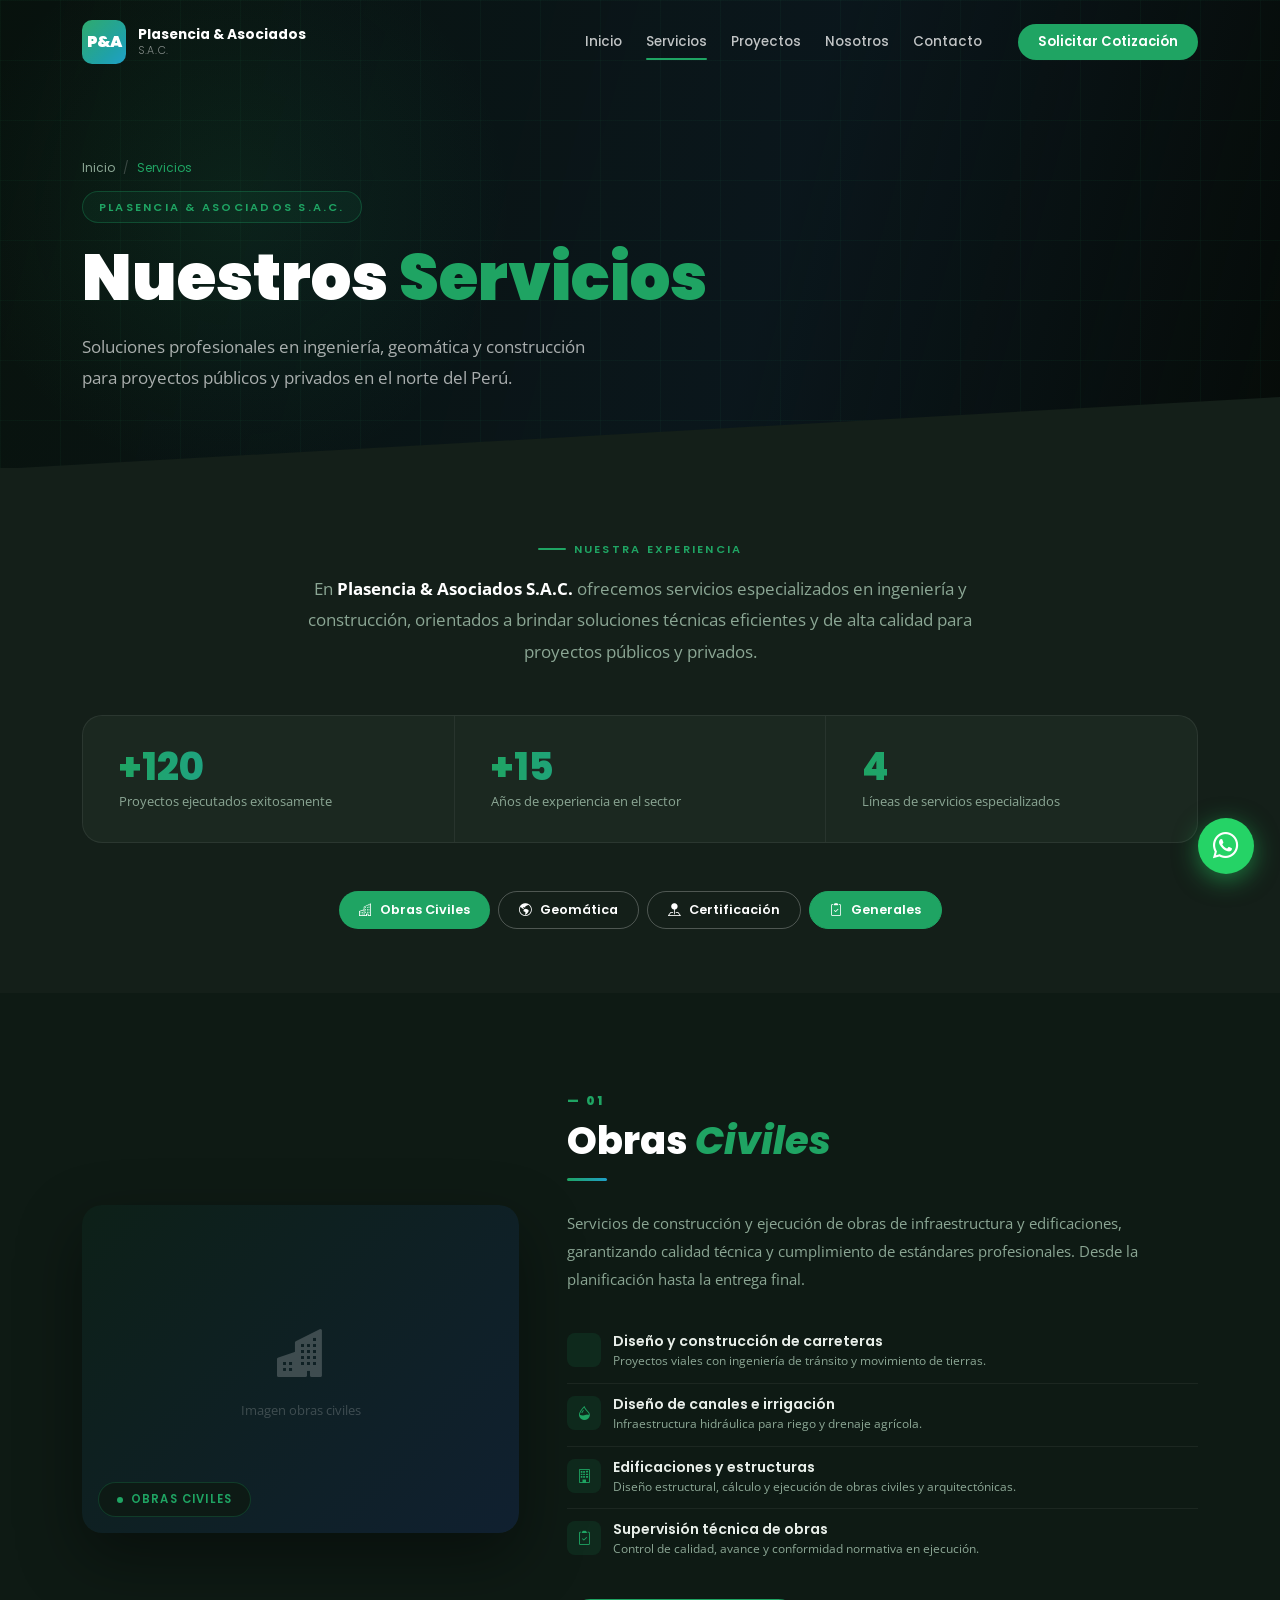
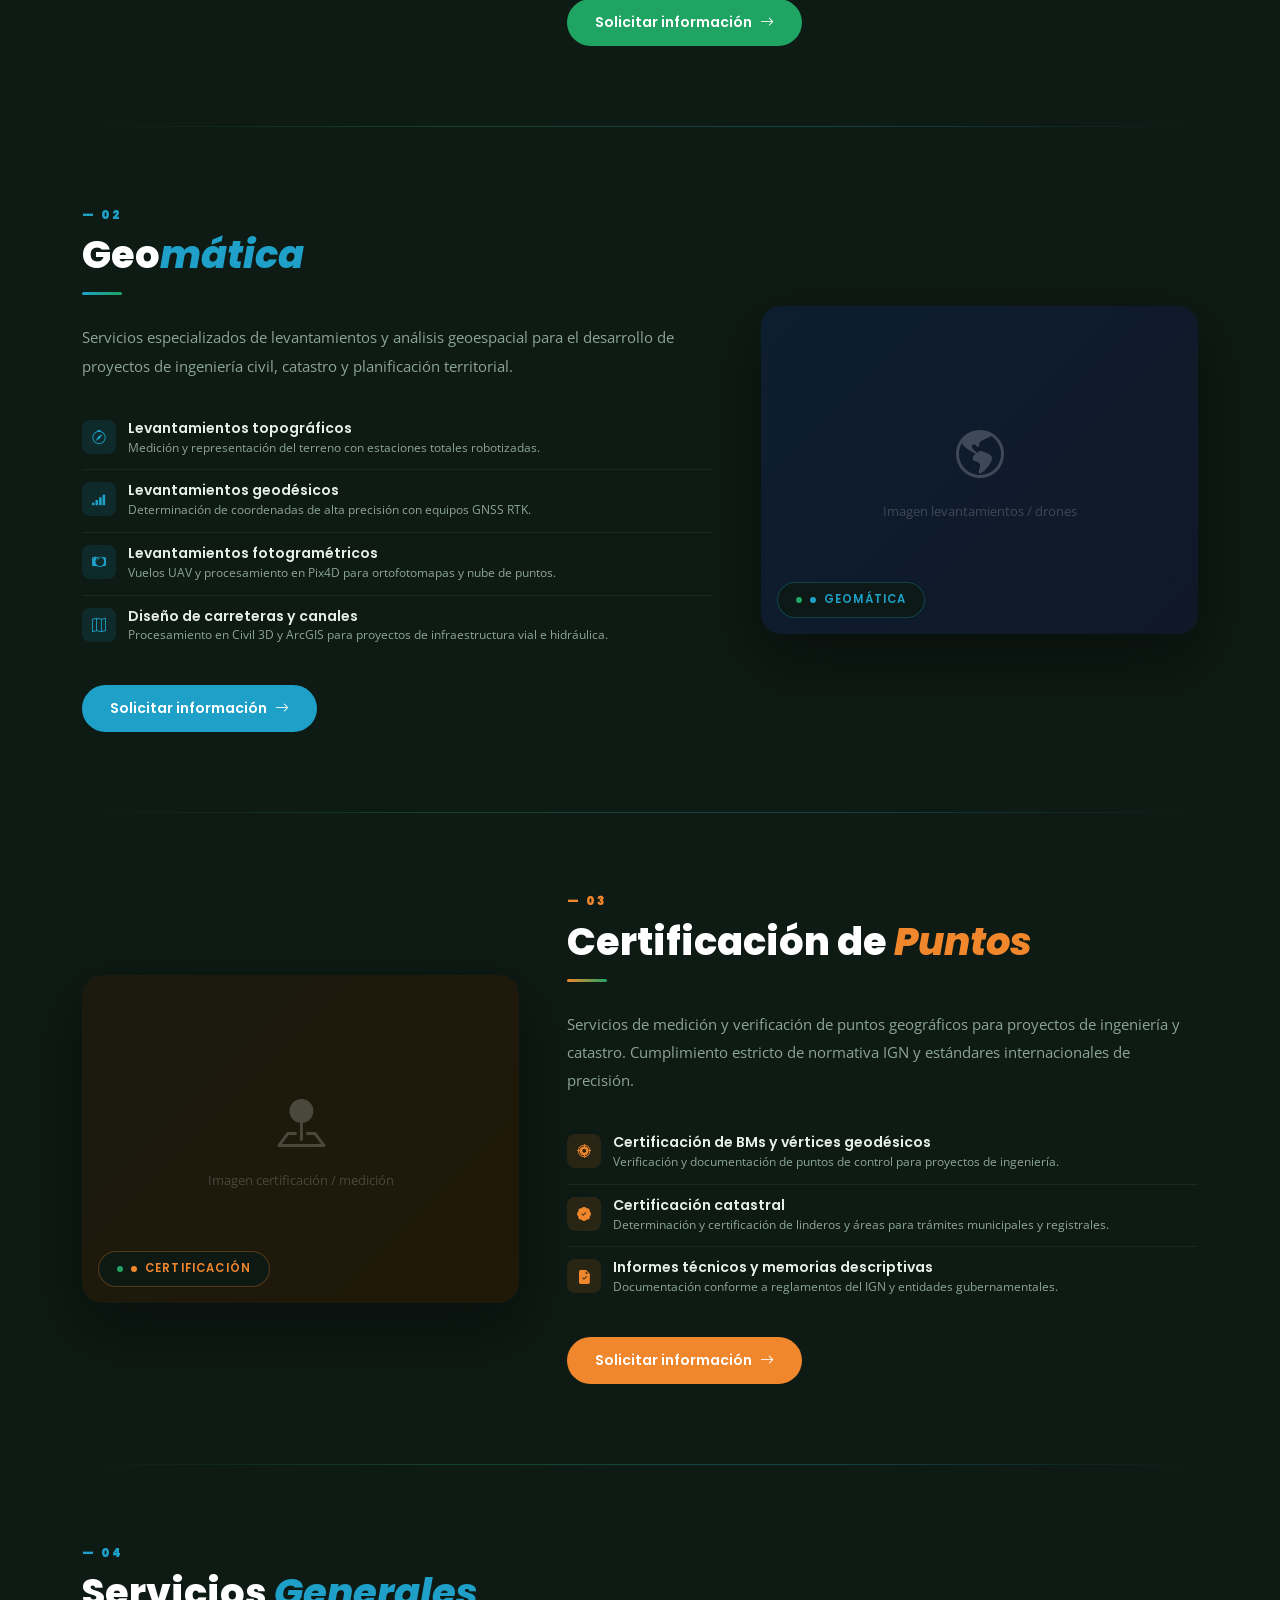
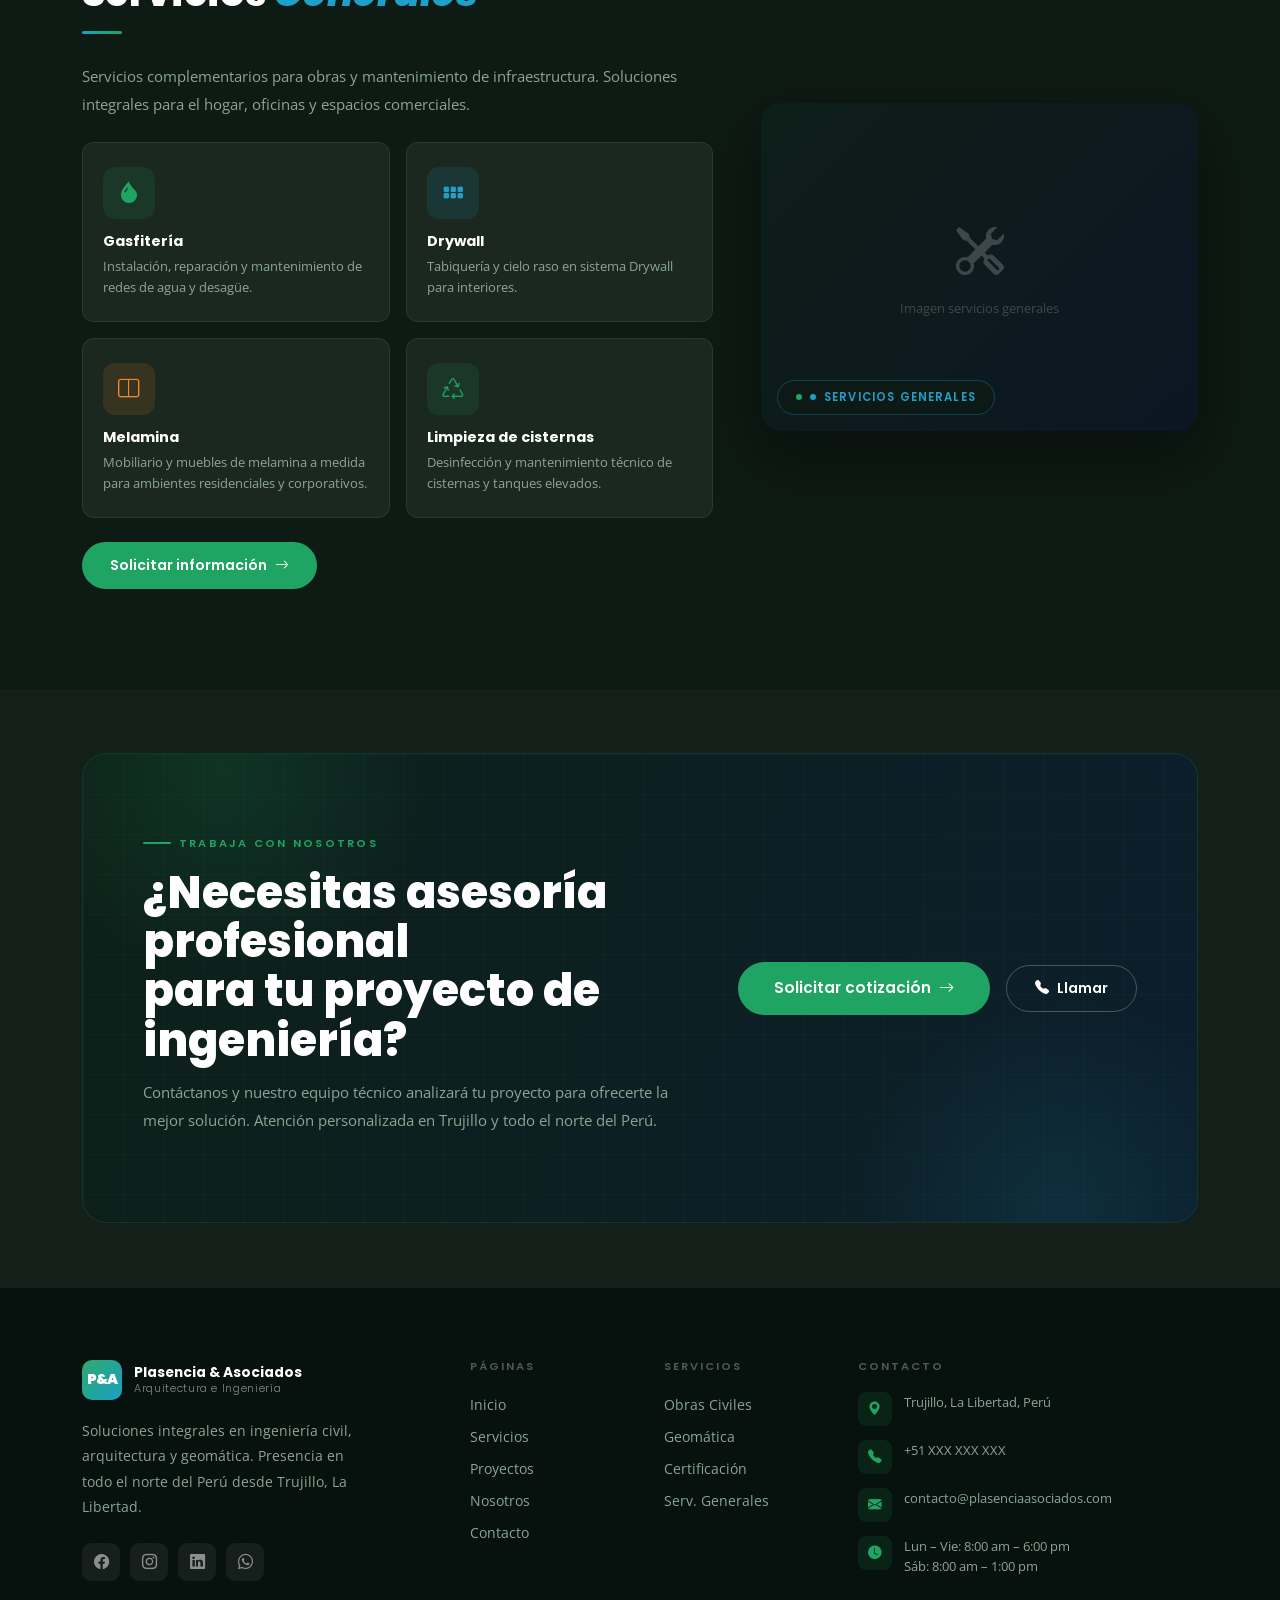
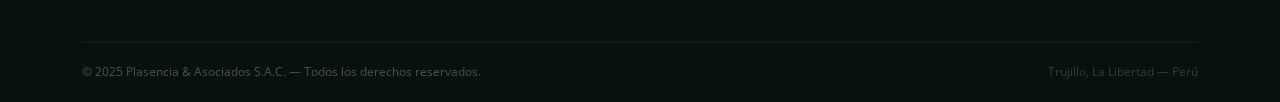
<file: servicios.html>
<!DOCTYPE html>
<html lang="es">
<head>
  <meta charset="UTF-8" />
  <meta name="viewport" content="width=device-width, initial-scale=1.0" />
  <meta name="description" content="Servicios de ingeniería, arquitectura y geomática — Plasencia & Asociados S.A.C., Trujillo, Perú." />
  <title>Servicios | Plasencia & Asociados S.A.C.</title>

  <link rel="preconnect" href="https://fonts.googleapis.com" />
  <link rel="preconnect" href="https://fonts.gstatic.com" crossorigin />
  <link href="https://fonts.googleapis.com/css2?family=Poppins:wght@300;400;500;600;700;800;900&family=Open+Sans:ital,wght@0,300;0,400;0,600;1,400&display=swap" rel="stylesheet" />

  <link href="https://cdn.jsdelivr.net/npm/bootstrap@5.3.2/dist/css/bootstrap.min.css" rel="stylesheet" />
  <link href="https://cdn.jsdelivr.net/npm/bootstrap-icons@1.11.3/font/bootstrap-icons.min.css" rel="stylesheet" />
  <link href="https://cdn.jsdelivr.net/npm/aos@2.3.4/dist/aos.css" rel="stylesheet" />

  <link rel="stylesheet" href="servicios.css" />
</head>

<body>

<nav id="nav" class="navbar navbar-expand-lg fixed-top">
  <div class="container">

    <a class="nav-logo" href="index.html">
      <div class="logo-mark">P&amp;A</div>
      <div class="logo-name">
        Plasencia &amp; Asociados
        <small>S.A.C.</small>
      </div>
    </a>

    <button class="navbar-toggler" type="button" data-bs-toggle="collapse" data-bs-target="#navmenu" aria-label="Menú">
      <span class="navbar-toggler-icon"></span>
    </button>

    <div class="collapse navbar-collapse justify-content-end align-items-center" id="navmenu">
      <ul class="navbar-nav me-4 gap-0">
        <li class="nav-item"><a class="nav-link" href="index.html">Inicio</a></li>
        <li class="nav-item"><a class="nav-link active" href="servicios.html">Servicios</a></li>
        <li class="nav-item"><a class="nav-link" href="proyectos.html">Proyectos</a></li>
        <li class="nav-item"><a class="nav-link" href="nosotros.html">Nosotros</a></li>
        <li class="nav-item"><a class="nav-link" href="contacto.html">Contacto</a></li>
      </ul>
      <a href="contacto.html" class="nav-link nav-cta">Solicitar Cotización</a>
    </div>

  </div>
</nav>


<section id="page-hero">
  <div class="ph-bg"></div>
  <div class="ph-ov"></div>
  <div class="ph-grid"></div>
  <div class="ph-glow"></div>

  <div class="container ph-inner py-5">

    <nav aria-label="breadcrumb" data-aos="fade-up" data-aos-duration="500">
      <ol class="breadcrumb">
        <li class="breadcrumb-item"><a href="index.html">Inicio</a></li>
        <li class="breadcrumb-item active">Servicios</li>
      </ol>
    </nav>

    <div class="ph-tag" data-aos="fade-up" data-aos-duration="600" data-aos-delay="60">
      <span>Plasencia &amp; Asociados S.A.C.</span>
    </div>

    <h1 class="ph-h1" data-aos="fade-up" data-aos-duration="700" data-aos-delay="120">
      Nuestros <em>Servicios</em>
    </h1>

    <p class="ph-p" data-aos="fade-up" data-aos-duration="700" data-aos-delay="200">
      Soluciones profesionales en ingeniería, geomática y construcción para proyectos públicos y privados en el norte del Perú.
    </p>

  </div>
  <div class="ph-cut"></div>
</section>


<section id="intro" class="sp-sm">
  <div class="container">

    <div class="row justify-content-center mb-5" data-aos="fade-up">
      <div class="col-lg-8 text-center">
        <div class="lbl mx-auto" style="justify-content:center;">Nuestra experiencia</div>
        <p style="font-size:1.05rem;color:var(--tx2);line-height:1.85;max-width:680px;margin:0 auto;">
          En <strong style="color:var(--wh);">Plasencia &amp; Asociados S.A.C.</strong> ofrecemos servicios especializados en ingeniería y construcción, orientados a brindar soluciones técnicas eficientes y de alta calidad para proyectos públicos y privados.
        </p>
      </div>
    </div>

    <div class="intro-strip" data-aos="fade-up" data-aos-duration="800" data-aos-delay="100">

      <div class="intro-stat">
        <div class="n">+120</div>
        <div class="l">Proyectos ejecutados exitosamente</div>
      </div>
      <div class="col-sep"></div>

      <div class="intro-stat">
        <div class="n">+15</div>
        <div class="l">Años de experiencia en el sector</div>
      </div>
      <div class="col-sep"></div>

      <div class="intro-stat">
        <div class="n">4</div>
        <div class="l">Líneas de servicios especializados</div>
      </div>

    </div>

    <div class="d-flex flex-wrap gap-2 justify-content-center mt-5" data-aos="fade-up" data-aos-delay="200">
      <a href="#obras" class="btn-g" style="font-size:.8rem;padding:9px 20px;">
        <i class="bi bi-buildings"></i> Obras Civiles
      </a>
      <a href="#geomatica" class="btn-out" style="font-size:.8rem;padding:8px 20px;">
        <i class="bi bi-globe-americas"></i> Geomática
      </a>
      <a href="#certificacion" class="btn-out" style="font-size:.8rem;padding:8px 20px;border-color:rgba(241,135,45,.4);color:var(--o);">
        <i class="bi bi-pin-map-fill"></i> Certificación
      </a>
      <a href="#generales" class="btn-out" style="font-size:.8rem;padding:8px 20px;border-color:rgba(31,160,200,.4);color:var(--b);">
        <i class="bi bi-clipboard2-check"></i> Generales
      </a>
    </div>

  </div>
</section>


<section id="services-main" class="sp">
  <div class="container">

    <span id="obras" class="svc-anchor"></span>

    <div class="row align-items-center g-5 mb-0">

      <div class="col-lg-5" data-aos="fade-right" data-aos-duration="900">
        <div class="svc-img-wrap">
          <div class="svc-img-ph c1">
            <i class="bi bi-buildings-fill"></i>
            <span>Imagen obras civiles</span>
          </div>
          <div class="img-badge">Obras Civiles</div>
        </div>
      </div>

      <div class="col-lg-7" data-aos="fade-left" data-aos-duration="900" data-aos-delay="100">
        <span class="svc-num">— 01</span>
        <h2 class="svc-title">Obras <em style="color:var(--g);">Civiles</em></h2>
        <div class="divider"></div>
        <p class="svc-desc">
          Servicios de construcción y ejecución de obras de infraestructura y edificaciones, garantizando calidad técnica y cumplimiento de estándares profesionales. Desde la planificación hasta la entrega final.
        </p>

        <ul class="sub-list">
          <li>
            <div class="ico"><i class="bi bi-road"></i></div>
            <div class="txt">
              <h6>Diseño y construcción de carreteras</h6>
              <p>Proyectos viales con ingeniería de tránsito y movimiento de tierras.</p>
            </div>
          </li>
          <li>
            <div class="ico"><i class="bi bi-droplet-half"></i></div>
            <div class="txt">
              <h6>Diseño de canales e irrigación</h6>
              <p>Infraestructura hidráulica para riego y drenaje agrícola.</p>
            </div>
          </li>
          <li>
            <div class="ico"><i class="bi bi-building"></i></div>
            <div class="txt">
              <h6>Edificaciones y estructuras</h6>
              <p>Diseño estructural, cálculo y ejecución de obras civiles y arquitectónicas.</p>
            </div>
          </li>
          <li>
            <div class="ico"><i class="bi bi-clipboard2-check"></i></div>
            <div class="txt">
              <h6>Supervisión técnica de obras</h6>
              <p>Control de calidad, avance y conformidad normativa en ejecución.</p>
            </div>
          </li>
        </ul>

        <a href="contacto.html" class="btn-g">
          Solicitar información <i class="bi bi-arrow-right"></i>
        </a>
      </div>

    </div>

    <div class="svc-sep colored"></div>

    <span id="geomatica" class="svc-anchor"></span>

    <div class="row align-items-center g-5 flex-lg-row-reverse mb-0">

      <div class="col-lg-5" data-aos="fade-left" data-aos-duration="900">
        <div class="svc-img-wrap">
          <div class="svc-img-ph c2">
            <i class="bi bi-globe-americas"></i>
            <span>Imagen levantamientos / drones</span>
          </div>
          <div class="img-badge" style="border-color:rgba(31,160,200,.3);color:var(--b);">
            <span style="background:var(--b);width:6px;height:6px;border-radius:50%;flex-shrink:0;"></span>
            Geomática
          </div>
        </div>
      </div>

      <div class="col-lg-7" data-aos="fade-right" data-aos-duration="900" data-aos-delay="100">
        <span class="svc-num" style="color:var(--b);">— 02</span>
        <h2 class="svc-title">Geo<em style="color:var(--b);">mática</em></h2>
        <div class="divider" style="background:linear-gradient(90deg,var(--b),var(--g));"></div>
        <p class="svc-desc">
          Servicios especializados de levantamientos y análisis geoespacial para el desarrollo de proyectos de ingeniería civil, catastro y planificación territorial.
        </p>

        <ul class="sub-list">
          <li>
            <div class="ico" style="background:rgba(31,160,200,.12);color:var(--b);">
              <i class="bi bi-compass"></i>
            </div>
            <div class="txt">
              <h6>Levantamientos topográficos</h6>
              <p>Medición y representación del terreno con estaciones totales robotizadas.</p>
            </div>
          </li>
          <li>
            <div class="ico" style="background:rgba(31,160,200,.12);color:var(--b);">
              <i class="bi bi-reception-4"></i>
            </div>
            <div class="txt">
              <h6>Levantamientos geodésicos</h6>
              <p>Determinación de coordenadas de alta precisión con equipos GNSS RTK.</p>
            </div>
          </li>
          <li>
            <div class="ico" style="background:rgba(31,160,200,.12);color:var(--b);">
              <i class="bi bi-camera2"></i>
            </div>
            <div class="txt">
              <h6>Levantamientos fotogramétricos</h6>
              <p>Vuelos UAV y procesamiento en Pix4D para ortofotomapas y nube de puntos.</p>
            </div>
          </li>
          <li>
            <div class="ico" style="background:rgba(31,160,200,.12);color:var(--b);">
              <i class="bi bi-map"></i>
            </div>
            <div class="txt">
              <h6>Diseño de carreteras y canales</h6>
              <p>Procesamiento en Civil 3D y ArcGIS para proyectos de infraestructura vial e hidráulica.</p>
            </div>
          </li>
        </ul>

        <a href="contacto.html" class="btn-g" style="background:var(--b);">
          Solicitar información <i class="bi bi-arrow-right"></i>
        </a>
      </div>

    </div>

    <div class="svc-sep colored"></div>

    <span id="certificacion" class="svc-anchor"></span>

    <div class="row align-items-center g-5 mb-0">

      <div class="col-lg-5" data-aos="fade-right" data-aos-duration="900">
        <div class="svc-img-wrap">
          <div class="svc-img-ph c3">
            <i class="bi bi-pin-map-fill"></i>
            <span>Imagen certificación / medición</span>
          </div>
          <div class="img-badge" style="border-color:rgba(241,135,45,.3);color:var(--o);">
            <span style="background:var(--o);width:6px;height:6px;border-radius:50%;flex-shrink:0;"></span>
            Certificación
          </div>
        </div>
      </div>

      <div class="col-lg-7" data-aos="fade-left" data-aos-duration="900" data-aos-delay="100">
        <span class="svc-num" style="color:var(--o);">— 03</span>
        <h2 class="svc-title">Certificación de <em style="color:var(--o);">Puntos</em></h2>
        <div class="divider" style="background:linear-gradient(90deg,var(--o),var(--g));"></div>
        <p class="svc-desc">
          Servicios de medición y verificación de puntos geográficos para proyectos de ingeniería y catastro. Cumplimiento estricto de normativa IGN y estándares internacionales de precisión.
        </p>

        <ul class="sub-list">
          <li>
            <div class="ico" style="background:rgba(241,135,45,.12);color:var(--o);">
              <i class="bi bi-crosshair2"></i>
            </div>
            <div class="txt">
              <h6>Certificación de BMs y vértices geodésicos</h6>
              <p>Verificación y documentación de puntos de control para proyectos de ingeniería.</p>
            </div>
          </li>
          <li>
            <div class="ico" style="background:rgba(241,135,45,.12);color:var(--o);">
              <i class="bi bi-patch-check-fill"></i>
            </div>
            <div class="txt">
              <h6>Certificación catastral</h6>
              <p>Determinación y certificación de linderos y áreas para trámites municipales y registrales.</p>
            </div>
          </li>
          <li>
            <div class="ico" style="background:rgba(241,135,45,.12);color:var(--o);">
              <i class="bi bi-file-earmark-check-fill"></i>
            </div>
            <div class="txt">
              <h6>Informes técnicos y memorias descriptivas</h6>
              <p>Documentación conforme a reglamentos del IGN y entidades gubernamentales.</p>
            </div>
          </li>
        </ul>

        <a href="contacto.html" class="btn-g" style="background:var(--o);">
          Solicitar información <i class="bi bi-arrow-right"></i>
        </a>
      </div>

    </div>

    <div class="svc-sep colored"></div>

    <span id="generales" class="svc-anchor"></span>

    <div class="row g-5 align-items-center flex-lg-row-reverse mb-0">

      <div class="col-lg-5" data-aos="fade-left" data-aos-duration="900">
        <div class="svc-img-wrap">
          <div class="svc-img-ph c4">
            <i class="bi bi-tools"></i>
            <span>Imagen servicios generales</span>
          </div>
          <div class="img-badge" style="border-color:rgba(31,160,200,.3);color:var(--b);">
            <span style="background:var(--b);width:6px;height:6px;border-radius:50%;flex-shrink:0;"></span>
            Servicios Generales
          </div>
        </div>
      </div>

      <div class="col-lg-7" data-aos="fade-right" data-aos-duration="900" data-aos-delay="100">
        <span class="svc-num" style="color:var(--b);">— 04</span>
        <h2 class="svc-title">Servicios <em style="color:var(--b);">Generales</em></h2>
        <div class="divider" style="background:linear-gradient(90deg,var(--b),var(--g));"></div>
        <p class="svc-desc mb-4">
          Servicios complementarios para obras y mantenimiento de infraestructura. Soluciones integrales para el hogar, oficinas y espacios comerciales.
        </p>

        <div class="row g-3">
          <div class="col-6" data-aos="zoom-in" data-aos-delay="0">
            <div class="mini-card">
              <div class="mini-icon"><i class="bi bi-droplet-fill"></i></div>
              <h6>Gasfitería</h6>
              <p>Instalación, reparación y mantenimiento de redes de agua y desagüe.</p>
            </div>
          </div>
          <div class="col-6" data-aos="zoom-in" data-aos-delay="60">
            <div class="mini-card">
              <div class="mini-icon" style="background:rgba(31,160,200,.12);color:var(--b);">
                <i class="bi bi-grid-3x2-gap-fill"></i>
              </div>
              <h6>Drywall</h6>
              <p>Tabiquería y cielo raso en sistema Drywall para interiores.</p>
            </div>
          </div>
          <div class="col-6" data-aos="zoom-in" data-aos-delay="120">
            <div class="mini-card">
              <div class="mini-icon" style="background:rgba(241,135,45,.12);color:var(--o);">
                <i class="bi bi-layout-split"></i>
              </div>
              <h6>Melamina</h6>
              <p>Mobiliario y muebles de melamina a medida para ambientes residenciales y corporativos.</p>
            </div>
          </div>
          <div class="col-6" data-aos="zoom-in" data-aos-delay="180">
            <div class="mini-card">
              <div class="mini-icon" style="background:rgba(31,164,99,.12);color:var(--g);">
                <i class="bi bi-recycle"></i>
              </div>
              <h6>Limpieza de cisternas</h6>
              <p>Desinfección y mantenimiento técnico de cisternas y tanques elevados.</p>
            </div>
          </div>
        </div>

        <a href="contacto.html" class="btn-g mt-4">
          Solicitar información <i class="bi bi-arrow-right"></i>
        </a>
      </div>

    </div>

  </div>
</section>


<section id="cta" class="sp-sm">
  <div class="container">
    <div class="cta-inner" data-aos="zoom-in" data-aos-duration="800">
      <div class="cta-glow"></div>
      <div class="cta-glow r"></div>
      <div class="row align-items-center position-relative" style="z-index:1;">
        <div class="col-lg-7 mb-4 mb-lg-0">
          <div class="lbl">Trabaja con nosotros</div>
          <h2 class="hdg">¿Necesitas asesoría profesional<br>para tu proyecto de ingeniería?</h2>
          <p class="sub mt-2">
            Contáctanos y nuestro equipo técnico analizará tu proyecto para ofrecerte la mejor solución. Atención personalizada en Trujillo y todo el norte del Perú.
          </p>
        </div>
        <div class="col-lg-5 text-lg-end d-flex flex-column flex-lg-row justify-content-lg-end align-items-lg-center gap-3">
          <a href="contacto.html" class="btn-g" style="font-size:.95rem;padding:15px 36px;">
            Solicitar cotización <i class="bi bi-arrow-right"></i>
          </a>
          <a href="tel:+51000000000" class="btn-out">
            <i class="bi bi-telephone-fill"></i> Llamar
          </a>
        </div>
      </div>
    </div>
  </div>
</section>


<footer>
  <div class="container">
    <div class="row g-5">

      <div class="col-lg-4">
        <div class="ft-logo">
          <div class="logo-mark" style="width:40px;height:40px;font-size:.9rem;">P&amp;A</div>
          <div class="logo-name">
            Plasencia &amp; Asociados
            <small>Arquitectura e Ingeniería</small>
          </div>
        </div>
        <p class="ft-desc">
          Soluciones integrales en ingeniería civil, arquitectura y geomática. Presencia en todo el norte del Perú desde Trujillo, La Libertad.
        </p>
        <div class="social-row">
          <a href="#" class="soc" title="Facebook"><i class="bi bi-facebook"></i></a>
          <a href="#" class="soc" title="Instagram"><i class="bi bi-instagram"></i></a>
          <a href="#" class="soc" title="LinkedIn"><i class="bi bi-linkedin"></i></a>
          <a href="#" class="soc" style="background:rgba(37,211,102,.12);color:#25D366;" title="WhatsApp">
            <i class="bi bi-whatsapp"></i>
          </a>
        </div>
      </div>

      <div class="col-6 col-lg-2">
        <h6>Páginas</h6>
        <ul>
          <li><a href="index.html">Inicio</a></li>
          <li><a href="servicios.html">Servicios</a></li>
          <li><a href="proyectos.html">Proyectos</a></li>
          <li><a href="nosotros.html">Nosotros</a></li>
          <li><a href="contacto.html">Contacto</a></li>
        </ul>
      </div>

      <div class="col-6 col-lg-2">
        <h6>Servicios</h6>
        <ul>
          <li><a href="#obras">Obras Civiles</a></li>
          <li><a href="#geomatica">Geomática</a></li>
          <li><a href="#certificacion">Certificación</a></li>
          <li><a href="#generales">Serv. Generales</a></li>
        </ul>
      </div>

      <div class="col-lg-4">
        <h6>Contacto</h6>
        <div class="ft-contact-item">
          <div class="ft-ico"><i class="bi bi-geo-alt-fill"></i></div>
          <p>Trujillo, La Libertad, Perú</p>
        </div>
        <div class="ft-contact-item">
          <div class="ft-ico"><i class="bi bi-telephone-fill"></i></div>
          <p>+51 XXX XXX XXX</p>
        </div>
        <div class="ft-contact-item">
          <div class="ft-ico"><i class="bi bi-envelope-fill"></i></div>
          <p>contacto@plasenciaasociados.com</p>
        </div>
        <div class="ft-contact-item">
          <div class="ft-ico"><i class="bi bi-clock-fill"></i></div>
          <p>Lun – Vie: 8:00 am – 6:00 pm<br>Sáb: 8:00 am – 1:00 pm</p>
        </div>
      </div>

    </div>

    <div class="ft-bottom">
      <span>© 2025 Plasencia &amp; Asociados S.A.C. — Todos los derechos reservados.</span>
      <span style="color:rgba(255,255,255,.18);">Trujillo, La Libertad — Perú</span>
    </div>
  </div>
</footer>


<a class="wa-fab"
   href="https://wa.me/51000000000?text=Hola%2C%20quisiera%20información%20sobre%20sus%20servicios"
   target="_blank" rel="noopener" aria-label="Contactar por WhatsApp">
  <i class="bi bi-whatsapp"></i>
  <span class="wa-tip">Escríbenos ahora</span>
</a>


<script src="https://cdn.jsdelivr.net/npm/bootstrap@5.3.2/dist/js/bootstrap.bundle.min.js"></script>
<script src="https://cdn.jsdelivr.net/npm/aos@2.3.4/dist/aos.js"></script>

<script src="servicios.js"></script>

</body>
</html>
</file>
<file: styles.css>
/* ─────── Variables de marca ─────── */
:root {
  --green:   #1FA463;
  --blue:    #1FA0C8;
  --orange:  #F1872D;
  --dark:    #2E2E2E;
  --darker:  #1a1a1a;
  --light:   #F7F9FC;
  --white:   #FFFFFF;
  --green-dark: #168A52;
  --blue-dark:  #1587A9;
  --font-title: 'Poppins', sans-serif;
  --font-body:  'Open Sans', sans-serif;
  --shadow-sm:  0 4px 16px rgba(0,0,0,.10);
  --shadow-md:  0 8px 32px rgba(0,0,0,.15);
  --shadow-lg:  0 16px 56px rgba(0,0,0,.20);
  --radius:     14px;
  --transition: .35s cubic-bezier(.4,0,.2,1);
}

/* ─────── Reset & base ─────── */
*, *::before, *::after { box-sizing: border-box; margin: 0; padding: 0; }

html { scroll-behavior: smooth; }

body {
  font-family: var(--font-body);
  color: var(--dark);
  background: var(--white);
  overflow-x: hidden;
}

h1,h2,h3,h4,h5,h6 { font-family: var(--font-title); }

/* ─────── Utilidades de sección ─────── */
.section-pad { padding: 96px 0; }
.section-title {
  font-size: clamp(1.7rem, 3vw, 2.4rem);
  font-weight: 700;
  color: var(--dark);
  margin-bottom: 12px;
}
.section-subtitle {
  font-size: 1.05rem;
  color: #666;
  max-width: 560px;
  line-height: 1.75;
}
.pill-label {
  display: inline-block;
  font-family: var(--font-title);
  font-size: .72rem;
  font-weight: 600;
  letter-spacing: .12em;
  text-transform: uppercase;
  padding: 5px 14px;
  border-radius: 50px;
  background: rgba(31,164,99,.12);
  color: var(--green);
  margin-bottom: 14px;
}
.btn-primary-brand {
  background: var(--green);
  color: #fff;
  border: none;
  padding: 12px 30px;
  border-radius: 50px;
  font-family: var(--font-title);
  font-weight: 600;
  font-size: .92rem;
  transition: background var(--transition), transform var(--transition), box-shadow var(--transition);
  text-decoration: none;
  display: inline-block;
}
.btn-primary-brand:hover {
  background: var(--green-dark);
  transform: translateY(-2px);
  box-shadow: 0 8px 24px rgba(31,164,99,.35);
  color: #fff;
}
.btn-secondary-brand {
  background: transparent;
  color: var(--white);
  border: 2px solid var(--white);
  padding: 12px 30px;
  border-radius: 50px;
  font-family: var(--font-title);
  font-weight: 600;
  font-size: .92rem;
  transition: all var(--transition);
  text-decoration: none;
  display: inline-block;
}
.btn-secondary-brand:hover {
  background: var(--white);
  color: var(--green);
}

/* ══════════════════════════════════════════
   NAVBAR
══════════════════════════════════════════ */
#mainNav {
  background: rgba(255,255,255,.0);
  backdrop-filter: blur(0px);
  transition: background var(--transition), backdrop-filter var(--transition), box-shadow var(--transition);
  padding: 18px 0;
  z-index: 1050;
}
#mainNav.scrolled {
  background: rgba(255,255,255,.97);
  backdrop-filter: blur(18px);
  box-shadow: 0 2px 24px rgba(0,0,0,.10);
  padding: 10px 0;
}
#mainNav.scrolled .nav-link { color: var(--dark) !important; }
#mainNav.scrolled .navbar-brand .brand-text { color: var(--dark); }
#mainNav.scrolled .navbar-toggler-icon { filter: none; }

.navbar-brand {
  display: flex;
  align-items: center;
  gap: 12px;
  text-decoration: none;
}
/* Nuevo estilo para tu logo en imagen */
.site-logo {
  height: 46px; /* Ajusta esta altura si quieres que el logo sea más grande o pequeño */
  width: auto;
  display: block;
  transition: height var(--transition);
}

/* Reducir ligeramente el tamaño del logo cuando se hace scroll */
#mainNav.scrolled .site-logo {
  height: 40px; 
}

.brand-text {
  font-family: var(--font-title);
  font-size: .88rem;
  font-weight: 700;
  color: var(--white);
  line-height: 1.2;
  transition: color var(--transition);
}
.brand-text span { font-weight: 300; display: block; font-size: .72rem; letter-spacing: .05em; }

.nav-link {
  font-family: var(--font-title);
  font-size: .88rem;
  font-weight: 500;
  color: rgba(255,255,255,.9) !important;
  padding: 6px 14px !important;
  position: relative;
  transition: color var(--transition);
}
.nav-link::after {
  content: '';
  position: absolute;
  bottom: 0; left: 14px;
  width: 0; height: 2px;
  background: var(--green);
  border-radius: 2px;
  transition: width var(--transition);
}
.nav-link:hover::after, .nav-link.active::after { width: calc(100% - 28px); }
.nav-link:hover { color: var(--white) !important; }

.btn-cotizar {
  background: var(--green);
  color: #fff !important;
  padding: 8px 22px !important;
  border-radius: 50px !important;
  font-weight: 600 !important;
  transition: background var(--transition), transform var(--transition), box-shadow var(--transition) !important;
  border: none;
}
.btn-cotizar::after { display: none !important; }
.btn-cotizar:hover {
  background: var(--green-dark) !important;
  transform: translateY(-2px);
  box-shadow: 0 6px 20px rgba(31,164,99,.4);
}

.navbar-toggler { border: 2px solid rgba(255,255,255,.6); }
#mainNav.scrolled .navbar-toggler { border-color: rgba(0,0,0,.3); }
.navbar-toggler-icon {
  background-image: url("data:image/svg+xml,%3csvg xmlns='http://www.w3.org/2000/svg' viewBox='0 0 30 30'%3e%3cpath stroke='rgba(255,255,255,0.85)' stroke-linecap='round' stroke-miterlimit='10' stroke-width='2' d='M4 7h22M4 15h22M4 23h22'/%3e%3c/svg%3e");
}
#mainNav.scrolled .navbar-toggler-icon {
  background-image: url("data:image/svg+xml,%3csvg xmlns='http://www.w3.org/2000/svg' viewBox='0 0 30 30'%3e%3cpath stroke='rgba(46,46,46,0.85)' stroke-linecap='round' stroke-miterlimit='10' stroke-width='2' d='M4 7h22M4 15h22M4 23h22'/%3e%3c/svg%3e");
}

/* ══════════════════════════════════════════
   HERO
══════════════════════════════════════════ */
#hero {
  min-height: 100vh;
  position: relative;
  display: flex;
  align-items: center;
  overflow: hidden;
  background-color: #1a2a22;
}
.hero-bg {
  position: absolute;
  inset: 0;
  background: url('https://images.unsplash.com/photo-1504307651254-35680f356dfd?w=1800&q=80')
              center/cover no-repeat;
  transform: scale(1.05);
  animation: heroZoom 12s ease-in-out infinite alternate;
}
@keyframes heroZoom {
  from { transform: scale(1.05); }
  to   { transform: scale(1.12); }
}
.hero-overlay {
  position: absolute;
  inset: 0;
  background: linear-gradient(
    120deg,
    rgba(14,35,25,.90) 0%,
    rgba(20,50,70,.75) 60%,
    rgba(0,0,0,.45) 100%
  );
}
.hero-deco {
  position: absolute;
  inset: 0;
  pointer-events: none;
  overflow: hidden;
}
.hero-deco::before {
  content: '';
  position: absolute;
  top: 10%;
  right: -100px;
  width: 700px;
  height: 700px;
  border: 1px solid rgba(31,164,99,.18);
  border-radius: 50%;
  animation: rotateDeco 30s linear infinite;
}
.hero-deco::after {
  content: '';
  position: absolute;
  top: 15%;
  right: -50px;
  width: 500px;
  height: 500px;
  border: 1px solid rgba(31,160,200,.14);
  border-radius: 50%;
  animation: rotateDeco 20s linear infinite reverse;
}
@keyframes rotateDeco { to { transform: rotate(360deg); } }

.hero-content { position: relative; z-index: 2; }

.hero-eyebrow {
  display: inline-flex;
  align-items: center;
  gap: 8px;
  font-family: var(--font-title);
  font-size: .78rem;
  font-weight: 600;
  letter-spacing: .18em;
  text-transform: uppercase;
  color: var(--green);
  margin-bottom: 22px;
}
.hero-eyebrow::before {
  content: '';
  width: 32px; height: 2px;
  background: var(--green);
  border-radius: 2px;
}

.hero-title {
  font-size: clamp(2.2rem, 5.5vw, 4.2rem);
  font-weight: 800;
  color: var(--white);
  line-height: 1.12;
  margin-bottom: 22px;
}
.hero-title .highlight {
  color: var(--green);
  position: relative;
  display: inline-block;
}
.hero-title .highlight::after {
  content: '';
  position: absolute;
  bottom: 4px; left: 0; right: 0;
  height: 3px;
  background: linear-gradient(90deg, var(--green), var(--blue));
  border-radius: 2px;
}

.hero-sub {
  font-size: 1.12rem;
  color: rgba(255,255,255,.80);
  line-height: 1.75;
  max-width: 560px;
  margin-bottom: 40px;
}
.hero-cta { display: flex; flex-wrap: wrap; gap: 14px; align-items: center; }

.hero-stats {
  margin-top: 60px;
  display: flex;
  flex-wrap: wrap;
  gap: 32px;
}
.hero-stat {
  border-left: 3px solid var(--green);
  padding-left: 14px;
}
.hero-stat .num {
  font-family: var(--font-title);
  font-size: 1.9rem;
  font-weight: 800;
  color: var(--white);
  line-height: 1;
}
.hero-stat .lbl {
  font-size: .78rem;
  color: rgba(255,255,255,.65);
  letter-spacing: .05em;
  text-transform: uppercase;
}

.scroll-down {
  position: absolute;
  bottom: 36px;
  left: 50%;
  transform: translateX(-50%);
  z-index: 2;
  display: flex;
  flex-direction: column;
  align-items: center;
  gap: 6px;
  color: rgba(255,255,255,.6);
  font-size: .72rem;
  letter-spacing: .12em;
  text-transform: uppercase;
  cursor: pointer;
  animation: scrollBounce 2s ease-in-out infinite;
}
.scroll-down i { font-size: 1.2rem; }
@keyframes scrollBounce {
  0%,100% { transform: translateX(-50%) translateY(0); }
  50%      { transform: translateX(-50%) translateY(8px); }
}

/* ══════════════════════════════════════════
   SOBRE NOSOTROS
══════════════════════════════════════════ */
#about { background: var(--light); }

.about-img-wrap {
  position: relative;
}
.about-img {
  width: 100%;
  aspect-ratio: 4/3.2;
  object-fit: cover;
  border-radius: var(--radius);
  display: block;
}
.about-img-placeholder {
  width: 100%;
  aspect-ratio: 4/3.2;
  border-radius: var(--radius);
  background: linear-gradient(135deg, #d0ead8, #c9e8f5);
  display: flex;
  flex-direction: column;
  align-items: center;
  justify-content: center;
  color: #999;
  gap: 10px;
  font-size: .85rem;
}
.about-img-placeholder i { font-size: 3rem; color: #bbb; }

.about-badge {
  position: absolute;
  bottom: -20px;
  right: -20px;
  width: 120px;
  height: 120px;
  border-radius: 50%;
  background: var(--green);
  color: #fff;
  display: flex;
  flex-direction: column;
  align-items: center;
  justify-content: center;
  font-family: var(--font-title);
  box-shadow: var(--shadow-md);
  text-align: center;
  z-index: 2;
}
.about-badge .big { font-size: 1.8rem; font-weight: 800; line-height: 1; }
.about-badge .sm  { font-size: .62rem; letter-spacing: .06em; text-transform: uppercase; margin-top: 2px; }

.about-feature {
  display: flex;
  align-items: flex-start;
  gap: 14px;
  margin-bottom: 18px;
}
.about-feature-icon {
  width: 44px; height: 44px;
  border-radius: 10px;
  background: rgba(31,164,99,.12);
  color: var(--green);
  display: flex;
  align-items: center;
  justify-content: center;
  font-size: 1.2rem;
  flex-shrink: 0;
}
.about-feature-text h6 {
  font-family: var(--font-title);
  font-weight: 600;
  font-size: .93rem;
  margin-bottom: 3px;
}
.about-feature-text p {
  font-size: .84rem;
  color: #777;
  margin: 0;
}

/* ══════════════════════════════════════════
   SERVICIOS
══════════════════════════════════════════ */
#services { background: var(--white); }

.service-card {
  background: var(--white);
  border-radius: var(--radius);
  padding: 36px 28px;
  border: 1.5px solid #e8edf2;
  transition: all var(--transition);
  height: 100%;
  position: relative;
  overflow: hidden;
}
.service-card::before {
  content: '';
  position: absolute;
  top: 0; left: 0;
  width: 4px;
  height: 100%;
  background: linear-gradient(180deg, var(--green), var(--blue));
  border-radius: 4px 0 0 4px;
  transform: scaleY(0);
  transform-origin: bottom;
  transition: transform var(--transition);
}
.service-card:hover {
  transform: translateY(-8px);
  box-shadow: var(--shadow-lg);
  border-color: transparent;
}
.service-card:hover::before { transform: scaleY(1); }

.service-icon-wrap {
  width: 64px; height: 64px;
  border-radius: 16px;
  background: linear-gradient(135deg, rgba(31,164,99,.12), rgba(31,160,200,.08));
  display: flex;
  align-items: center;
  justify-content: center;
  margin-bottom: 22px;
  font-size: 1.7rem;
  transition: all var(--transition);
}
.service-card:hover .service-icon-wrap {
  background: linear-gradient(135deg, var(--green), var(--blue));
  color: #fff;
}
.service-card h5 {
  font-family: var(--font-title);
  font-weight: 700;
  font-size: 1.05rem;
  margin-bottom: 10px;
}
.service-card p {
  font-size: .88rem;
  color: #777;
  line-height: 1.7;
  margin-bottom: 22px;
}
.btn-ver-mas {
  font-family: var(--font-title);
  font-size: .82rem;
  font-weight: 600;
  color: var(--green);
  text-decoration: none;
  display: inline-flex;
  align-items: center;
  gap: 6px;
  transition: gap var(--transition), color var(--transition);
}
.btn-ver-mas:hover { gap: 10px; color: var(--green-dark); }

/* ══════════════════════════════════════════
   PROYECTOS DESTACADOS
══════════════════════════════════════════ */
#projects { background: var(--dark); }
#projects .section-title { color: var(--white); }
#projects .section-subtitle { color: rgba(255,255,255,.6); }
#projects .pill-label {
  background: rgba(31,164,99,.2);
  color: var(--green);
}

.project-card {
  border-radius: var(--radius);
  overflow: hidden;
  position: relative;
  cursor: pointer;
}
.project-img {
  width: 100%;
  aspect-ratio: 4/3;
  object-fit: cover;
  display: block;
  transition: transform .55s cubic-bezier(.4,0,.2,1);
}
.project-img-placeholder {
  width: 100%;
  aspect-ratio: 4/3;
  background: linear-gradient(135deg, #2a3a2e, #1e3040);
  display: flex;
  flex-direction: column;
  align-items: center;
  justify-content: center;
  color: rgba(255,255,255,.25);
  gap: 10px;
  transition: transform .55s cubic-bezier(.4,0,.2,1);
}
.project-img-placeholder i { font-size: 2.5rem; }
.project-img-placeholder span { font-size: .8rem; }

.project-card:hover .project-img,
.project-card:hover .project-img-placeholder { transform: scale(1.07); }

.project-overlay {
  position: absolute;
  inset: 0;
  background: linear-gradient(180deg, transparent 30%, rgba(14,30,22,.92) 100%);
  display: flex;
  flex-direction: column;
  justify-content: flex-end;
  padding: 24px;
  transition: background var(--transition);
}
.project-card:hover .project-overlay {
  background: linear-gradient(180deg, rgba(14,30,22,.2) 0%, rgba(14,30,22,.95) 100%);
}
.project-overlay .cat {
  font-family: var(--font-title);
  font-size: .7rem;
  font-weight: 600;
  letter-spacing: .14em;
  text-transform: uppercase;
  color: var(--green);
  margin-bottom: 6px;
}
.project-overlay h5 {
  font-family: var(--font-title);
  font-weight: 700;
  color: var(--white);
  font-size: 1rem;
  margin-bottom: 4px;
}
.project-overlay p {
  font-size: .8rem;
  color: rgba(255,255,255,.65);
  margin: 0;
}
.project-arrow {
  position: absolute;
  top: 18px; right: 18px;
  width: 38px; height: 38px;
  border-radius: 50%;
  background: var(--green);
  display: flex;
  align-items: center;
  justify-content: center;
  color: #fff;
  font-size: .95rem;
  opacity: 0;
  transform: scale(.7);
  transition: all var(--transition);
}
.project-card:hover .project-arrow { opacity: 1; transform: scale(1); }

/* ══════════════════════════════════════════
   SOFTWARE
══════════════════════════════════════════ */
/* ══════════════════════════════════════════
   SOFTWARE (Actualizado a Tema Oscuro)
══════════════════════════════════════════ */
#software { 
  background: #141F19; /* Fondo oscuro de la sección */
}

.software-card {
  background: #1B2820; /* Fondo de las tarjetas */
  border-radius: var(--radius);
  padding: 26px 16px;
  text-align: center;
  border: 1px solid rgba(255,255,255,.07);
  transition: all var(--transition);
  height: 100%;
  position: relative;
  overflow: hidden;
}

.software-card::after {
  content: '';
  position: absolute;
  bottom: 0; left: 0; right: 0; height: 3px;
  background: linear-gradient(90deg, var(--green), var(--blue));
  transform: scaleX(0);
  transform-origin: left;
  transition: transform var(--transition);
}

.software-card:hover {
  transform: translateY(-7px);
  box-shadow: 0 18px 44px rgba(0,0,0,.4);
  border-color: rgba(31,164,99,.22);
}

.software-card:hover::after {
  transform: scaleX(1);
}

.software-icon {
  width: 64px; height: 64px;
  border-radius: 14px;
  display: flex;
  align-items: center;
  justify-content: center;
  margin: 0 auto 14px;
  font-family: var(--font-title);
  font-weight: 900;
  font-size: .82rem;
  color: #fff;
  letter-spacing: -1px;
  transition: transform var(--transition);
}

.software-card:hover .software-icon {
  transform: scale(1.1) rotate(-4deg);
}

.software-card h6 {
  font-family: var(--font-title);
  font-weight: 700;
  font-size: .88rem;
  color: #ffffff;
  margin-bottom: 6px;
}

.software-card p {
  font-size: .74rem;
  color: #8BA694; /* Color del texto descriptivo */
  line-height: 1.55;
  margin: 0;
}

/* ══════════════════════════════════════════
   TESTIMONIOS
══════════════════════════════════════════ */
#testimonials { background: var(--white); }

.testi-card {
  background: var(--light);
  border-radius: var(--radius);
  padding: 36px 28px;
  height: 100%;
  border: 1.5px solid #e8edf2;
  transition: all var(--transition);
  position: relative;
}
.testi-card:hover {
  transform: translateY(-6px);
  box-shadow: var(--shadow-md);
  border-color: transparent;
}
.testi-card .quote-icon {
  font-size: 4rem;
  line-height: 1;
  color: rgba(31,164,99,.15);
  font-family: Georgia, serif;
  position: absolute;
  top: 16px; left: 24px;
}
.testi-card .stars {
  color: #F1872D;
  font-size: 1rem;
  margin-bottom: 14px;
}
.testi-card p {
  font-size: .9rem;
  color: #555;
  line-height: 1.75;
  font-style: italic;
  margin-bottom: 22px;
}
.testi-author {
  display: flex;
  align-items: center;
  gap: 12px;
}
.testi-avatar {
  width: 46px; height: 46px;
  border-radius: 50%;
  background: linear-gradient(135deg, var(--green), var(--blue));
  display: flex;
  align-items: center;
  justify-content: center;
  font-family: var(--font-title);
  font-weight: 700;
  font-size: 1rem;
  color: #fff;
  flex-shrink: 0;
}
.testi-author h6 {
  font-family: var(--font-title);
  font-weight: 600;
  font-size: .9rem;
  margin: 0;
}
.testi-author small { font-size: .78rem; color: #999; }

/* ── Ajustes exclusivos para el Slider de Testimonios ── */
.custom-indicators {
  bottom: -10px;
}
.custom-indicators button {
  width: 12px !important;
  height: 12px !important;
  border-radius: 50% !important;
  background-color: var(--green) !important;
  opacity: 0.3 !important;
  margin: 0 6px !important;
  border: none !important;
  transition: all var(--transition) !important;
}
.custom-indicators button.active {
  opacity: 1 !important;
  width: 24px !important;
  border-radius: 10px !important; /* Efecto de píldora para el activo */
}
/* Para que las flechas laterales no se pisen con la tarjeta en móviles */
@media (max-width: 767px) {
  .carousel-control-prev, .carousel-control-next {
    display: none; /* Oculta flechas en móvil, los usuarios pueden usar los puntos o deslizar el dedo */
  }
}

/* ══════════════════════════════════════════
   CONTACTO
══════════════════════════════════════════ */
#contact {
  background: linear-gradient(135deg, #0d1f16 0%, #0e2030 100%);
  position: relative;
  overflow: hidden;
}
#contact::before {
  content: '';
  position: absolute;
  top: -200px; right: -200px;
  width: 500px; height: 500px;
  border-radius: 50%;
  background: radial-gradient(circle, rgba(31,164,99,.12), transparent 70%);
  pointer-events: none;
}
#contact .section-title { color: var(--white); }
#contact .section-subtitle { color: rgba(255,255,255,.6); }
#contact .pill-label { background: rgba(31,164,99,.2); color: var(--green); }

.contact-form .form-control,
.contact-form .form-select {
  background: rgba(255,255,255,.07);
  border: 1.5px solid rgba(255,255,255,.12);
  color: var(--white);
  border-radius: 10px;
  padding: 13px 18px;
  font-family: var(--font-body);
  font-size: .92rem;
  transition: border-color var(--transition), background var(--transition);
}
.contact-form .form-control::placeholder { color: rgba(255,255,255,.4); }
.contact-form .form-control:focus,
.contact-form .form-select:focus {
  background: rgba(255,255,255,.12);
  border-color: var(--green);
  box-shadow: 0 0 0 3px rgba(31,164,99,.18);
  color: var(--white);
}
.contact-form label {
  font-family: var(--font-title);
  font-size: .82rem;
  font-weight: 600;
  color: rgba(255,255,255,.75);
  margin-bottom: 6px;
}
.btn-submit {
  background: linear-gradient(90deg, var(--green), var(--blue));
  color: #fff;
  border: none;
  padding: 14px 42px;
  border-radius: 50px;
  font-family: var(--font-title);
  font-weight: 700;
  font-size: .95rem;
  transition: all var(--transition);
  width: 100%;
}
.btn-submit:hover {
  transform: translateY(-2px);
  box-shadow: 0 10px 30px rgba(31,164,99,.40);
}

.contact-info-item {
  display: flex;
  align-items: flex-start;
  gap: 14px;
  margin-bottom: 26px;
}
.contact-info-icon {
  width: 48px; height: 48px;
  border-radius: 12px;
  background: rgba(31,164,99,.18);
  color: var(--green);
  display: flex;
  align-items: center;
  justify-content: center;
  font-size: 1.25rem;
  flex-shrink: 0;
}
.contact-info-text h6 {
  font-family: var(--font-title);
  font-weight: 600;
  font-size: .88rem;
  color: rgba(255,255,255,.85);
  margin-bottom: 3px;
}
.contact-info-text p {
  font-size: .85rem;
  color: rgba(255,255,255,.55);
  margin: 0;
}

/* ══════════════════════════════════════════
   FOOTER
══════════════════════════════════════════ */
footer {
  background: var(--darker);
  padding: 64px 0 0;
  border-top: 1px solid rgba(255,255,255,.06);
}
footer h6 {
  font-family: var(--font-title);
  font-weight: 700;
  font-size: .85rem;
  color: rgba(255,255,255,.5);
  letter-spacing: .12em;
  text-transform: uppercase;
  margin-bottom: 20px;
}
footer p, footer a {
  font-size: .875rem;
  color: rgba(255,255,255,.55);
  text-decoration: none;
  line-height: 2;
  display: block;
  transition: color var(--transition);
}
footer a:hover { color: var(--green); }

.footer-brand { max-width: 300px; }
.footer-brand .logo-placeholder { margin-bottom: 16px; }
.footer-brand .desc {
  display: block;
  font-size: .875rem;
  color: rgba(255,255,255,.55);
  line-height: 1.75;
  margin-bottom: 22px;
}

.social-links { display: flex; gap: 10px; }
.social-link {
  width: 40px; height: 40px;
  border-radius: 10px;
  background: rgba(255,255,255,.07);
  display: flex;
  align-items: center;
  justify-content: center;
  color: rgba(255,255,255,.6) !important;
  font-size: 1rem;
  transition: all var(--transition);
}
.social-link:hover {
  background: var(--green);
  color: #fff !important;
  transform: translateY(-3px);
}

.footer-bottom {
  margin-top: 48px;
  padding: 20px 0;
  border-top: 1px solid rgba(255,255,255,.07);
  font-size: .8rem;
  color: rgba(255,255,255,.35);
  display: flex;
  flex-wrap: wrap;
  justify-content: space-between;
  align-items: center;
  gap: 8px;
}

/* ══════════════════════════════════════════
   WHATSAPP FLOTANTE
══════════════════════════════════════════ */
.whatsapp-fab {
  position: fixed;
  bottom: 28px;
  right: 28px;
  z-index: 9999;
  width: 58px;
  height: 58px;
  border-radius: 50%;
  background: #25D366;
  color: #fff;
  display: flex;
  align-items: center;
  justify-content: center;
  font-size: 1.7rem;
  box-shadow: 0 6px 24px rgba(37,211,102,.45);
  text-decoration: none;
  animation: waPulse 2.5s ease-in-out infinite;
  transition: transform var(--transition), box-shadow var(--transition);
}
.whatsapp-fab:hover {
  transform: scale(1.10);
  box-shadow: 0 10px 32px rgba(37,211,102,.60);
  color: #fff;
  animation: none;
}
@keyframes waPulse {
  0%,100% { box-shadow: 0 6px 24px rgba(37,211,102,.45); transform: scale(1); }
  50%      { box-shadow: 0 8px 30px rgba(37,211,102,.70); transform: scale(1.05); }
}
.whatsapp-fab .wa-tooltip {
  position: absolute;
  right: 68px;
  background: var(--dark);
  color: #fff;
  font-family: var(--font-title);
  font-size: .78rem;
  font-weight: 600;
  padding: 6px 14px;
  border-radius: 8px;
  white-space: nowrap;
  opacity: 0;
  pointer-events: none;
  transition: opacity var(--transition);
}
.whatsapp-fab .wa-tooltip::after {
  content: '';
  position: absolute;
  right: -6px; top: 50%;
  transform: translateY(-50%);
  border: 6px solid transparent;
  border-left-color: var(--dark);
}
.whatsapp-fab:hover .wa-tooltip { opacity: 1; }

/* ══════════════════════════════════════════
   RESPONSIVO
══════════════════════════════════════════ */
@media (max-width: 991px) {
  .about-badge { bottom: -14px; right: -8px; width: 90px; height: 90px; }
  .about-badge .big { font-size: 1.4rem; }
  .navbar-collapse {
    background: rgba(255,255,255,.97);
    border-radius: var(--radius);
    padding: 20px;
    margin-top: 12px;
    box-shadow: var(--shadow-md);
  }
  .navbar-collapse .nav-link { color: var(--dark) !important; }
  .navbar-collapse .nav-link::after { left: 0; }
  .hero-stats { gap: 20px; }
}
@media (max-width: 575px) {
  .section-pad { padding: 64px 0; }
  .hero-title { font-size: 2rem; }
  .about-badge { display: none; }
  .whatsapp-fab { bottom: 18px; right: 18px; width: 52px; height: 52px; }
}

/* ── Línea decorativa sección ── */
.section-divider {
  width: 48px; height: 4px;
  border-radius: 2px;
  background: linear-gradient(90deg, var(--green), var(--blue));
  margin: 14px 0 28px;
}
</file>
<file: contacto.css>
/* ════════════════════════════════════════════════════
     DESIGN SYSTEM — "Precision Dark" (site-wide tokens)
 ════════════════════════════════════════════════════ */
 :root {
    --g:    #1FA463;
    --b:    #1FA0C8;
    --o:    #F1872D;
    --dk:   #0E1A14;
    --dk2:  #141F19;
    --dk3:  #1B2820;
    --dk4:  #0A1210;
    --tx:   #E8EEE9;
    --tx2:  #8BA694;
    --wh:   #FFFFFF;
    --ff-h: 'Poppins', sans-serif;
    --ff-b: 'Open Sans', sans-serif;
    --r:    12px;
    --r-lg: 20px;
    --ease: cubic-bezier(.4,0,.2,1);
    --t:    .32s;
    --sh:   0 8px 32px rgba(0,0,0,.35);
    --sh-g: 0 8px 40px rgba(31,164,99,.28);
  }

  *, *::before, *::after { box-sizing:border-box; margin:0; padding:0; }
  html { scroll-behavior:smooth; }
  body { font-family:var(--ff-b); background:var(--dk); color:var(--tx); overflow-x:hidden; }
  h1,h2,h3,h4,h5,h6 { font-family:var(--ff-h); }
  a { text-decoration:none; }
  img { display:block; max-width:100%; }

  /* ── Utilities ── */
  .sp    { padding:100px 0; }
  .sp-sm { padding:64px 0; }

  .lbl {
    display:inline-flex; align-items:center; gap:8px;
    font-family:var(--ff-h); font-size:.7rem; font-weight:600;
    letter-spacing:.2em; text-transform:uppercase;
    color:var(--g); margin-bottom:16px;
  }
  .lbl::before { content:''; width:28px; height:2px; background:var(--g); border-radius:2px; }

  .hdg {
    font-size:clamp(1.9rem,3.5vw,2.8rem);
    font-weight:800; line-height:1.1; color:var(--wh); margin-bottom:14px;
  }
  .hdg em { font-style:normal; color:var(--g); }
  .sub { font-size:.96rem; color:var(--tx2); line-height:1.8; max-width:560px; }
  .divider { width:40px; height:3px; background:linear-gradient(90deg,var(--g),var(--b)); border-radius:2px; margin:16px 0 28px; }

  /* Buttons */
  .btn-g {
    display:inline-flex; align-items:center; gap:8px;
    background:var(--g); color:#fff; font-family:var(--ff-h);
    font-weight:600; font-size:.88rem; padding:13px 28px;
    border-radius:50px; border:none; transition:all var(--t) var(--ease);
  }
  .btn-g:hover { background:#168a52; transform:translateY(-2px); box-shadow:var(--sh-g); color:#fff; }
  .btn-out {
    display:inline-flex; align-items:center; gap:8px;
    background:transparent; color:var(--wh); font-family:var(--ff-h);
    font-weight:600; font-size:.88rem; padding:12px 28px;
    border-radius:50px; border:1.5px solid rgba(255,255,255,.25);
    transition:all var(--t) var(--ease);
  }
  .btn-out:hover { border-color:var(--g); color:var(--g); transform:translateY(-2px); }

  /* ════════════════════════════════════════════════════
     NAVBAR
  ════════════════════════════════════════════════════ */
  #nav {
    position:fixed; top:0; left:0; right:0; z-index:1000;
    padding:20px 0;
    transition:padding var(--t) var(--ease), background var(--t), box-shadow var(--t);
  }
  #nav.stuck {
    background:rgba(14,26,20,.95); backdrop-filter:blur(20px);
    padding:12px 0;
    box-shadow:0 1px 0 rgba(31,164,99,.15), 0 8px 32px rgba(0,0,0,.4);
  }
  .nav-logo { display:flex; align-items:center; gap:12px; }
  .logo-mark {
    width:44px; height:44px; border-radius:10px;
    background:linear-gradient(135deg,var(--g),var(--b));
    display:flex; align-items:center; justify-content:center;
    font-family:var(--ff-h); font-weight:900; font-size:1rem;
    color:#fff; letter-spacing:-1px; flex-shrink:0; overflow:hidden; position:relative;
  }
  .logo-mark::after {
    content:''; position:absolute; top:-50%; left:-50%;
    width:200%; height:200%;
    background:linear-gradient(135deg,rgba(255,255,255,.12) 0%,transparent 60%);
    pointer-events:none;
  }
  .logo-name { font-family:var(--ff-h); font-weight:700; font-size:.86rem; color:var(--wh); line-height:1.2; }
  .logo-name small { display:block; font-weight:300; font-size:.68rem; color:rgba(255,255,255,.5); letter-spacing:.06em; }

  .navbar-nav .nav-link {
    font-family:var(--ff-h); font-size:.84rem; font-weight:500;
    color:rgba(255,255,255,.75) !important; padding:6px 12px !important;
    position:relative; transition:color var(--t);
  }
  .navbar-nav .nav-link::after {
    content:''; position:absolute; bottom:-2px; left:12px;
    width:0; height:2px; background:var(--g); border-radius:2px;
    transition:width var(--t) var(--ease);
  }
  .navbar-nav .nav-link:hover { color:var(--wh) !important; }
  .navbar-nav .nav-link:hover::after, .navbar-nav .nav-link.active::after { width:calc(100% - 24px); }

  .nav-cta {
    font-family:var(--ff-h); font-weight:600; font-size:.82rem;
    color:#fff !important; background:var(--g);
    padding:8px 20px !important; border-radius:50px !important;
    transition:background var(--t), transform var(--t), box-shadow var(--t) !important;
  }
  .nav-cta::after { display:none !important; }
  .nav-cta:hover { background:#168a52 !important; transform:translateY(-2px); box-shadow:var(--sh-g) !important; }

  .navbar-toggler { border:1.5px solid rgba(255,255,255,.25) !important; padding:6px 10px !important; }
  .navbar-toggler-icon {
    background-image:url("data:image/svg+xml,%3csvg xmlns='http://www.w3.org/2000/svg' viewBox='0 0 30 30'%3e%3cpath stroke='rgba(255,255,255,0.8)' stroke-width='2' stroke-linecap='round' d='M4 7h22M4 15h22M4 23h22'/%3e%3c/svg%3e") !important;
  }
  @media(max-width:991px) {
    .navbar-collapse {
      margin-top:10px; background:rgba(14,26,20,.97);
      border-radius:var(--r); padding:20px;
      box-shadow:var(--sh); border:1px solid rgba(31,164,99,.15);
    }
  }

  /* ════════════════════════════════════════════════════
     PAGE HERO
  ════════════════════════════════════════════════════ */
  #page-hero {
    min-height:52vh; padding-top:100px;
    position:relative; overflow:hidden; display:flex; align-items:center;
  }
  /* Hero BG — cambiar URL con foto real */
  .ph-bg {
    position:absolute; inset:0;
    background:url('https://images.unsplash.com/photo-1486325212027-8081e485255e?w=1800&q=80') center/cover no-repeat;
    animation:phZoom 16s ease-in-out infinite alternate;
  }
  @keyframes phZoom { from{transform:scale(1.04);} to{transform:scale(1.09);} }
  .ph-ov {
    position:absolute; inset:0;
    background:linear-gradient(110deg,rgba(8,18,13,.93) 0%,rgba(10,22,30,.78) 58%,rgba(0,0,0,.50) 100%);
  }
  .ph-grid {
    position:absolute; inset:0;
    background-image:
      linear-gradient(rgba(31,164,99,.05) 1px,transparent 1px),
      linear-gradient(90deg,rgba(31,164,99,.05) 1px,transparent 1px);
    background-size:60px 60px; animation:gridMove 40s linear infinite;
  }
  @keyframes gridMove { from{background-position:0 0;} to{background-position:60px 60px;} }
  .ph-glow {
    position:absolute; pointer-events:none;
    top:-20%; left:-5%; width:600px; height:600px; border-radius:50%;
    background:radial-gradient(circle,rgba(31,164,99,.10) 0%,transparent 65%);
  }
  .ph-inner { position:relative; z-index:2; }

  /* Breadcrumb */
  .breadcrumb { background:none; padding:0; margin-bottom:14px; }
  .breadcrumb-item { font-family:var(--ff-h); font-size:.75rem; color:var(--tx2); }
  .breadcrumb-item a { color:var(--tx2); transition:color var(--t); }
  .breadcrumb-item a:hover { color:var(--g); }
  .breadcrumb-item.active { color:var(--g); }
  .breadcrumb-item+.breadcrumb-item::before { color:rgba(255,255,255,.2); }

  .ph-tag {
    display:inline-flex; align-items:center; gap:10px;
    font-family:var(--ff-h); font-size:.7rem; font-weight:600;
    letter-spacing:.2em; text-transform:uppercase; color:var(--g);
    margin-bottom:20px; padding:7px 16px; border-radius:50px;
    border:1px solid rgba(31,164,99,.3); background:rgba(31,164,99,.08);
  }
  .ph-tag .dot { width:6px; height:6px; border-radius:50%; background:var(--g); animation:dotBlink 1.8s ease-in-out infinite; }
  @keyframes dotBlink { 0%,100%{opacity:1;transform:scale(1);} 50%{opacity:.4;transform:scale(.7);} }

  .ph-h1 { font-size:clamp(2.2rem,5.5vw,4rem); font-weight:900; color:var(--wh); line-height:1.08; margin-bottom:18px; }
  .ph-h1 em { font-style:normal; color:var(--g); }
  .ph-p { font-size:1.06rem; color:rgba(255,255,255,.65); line-height:1.85; max-width:540px; }
  .ph-cut { position:absolute; bottom:-1px; left:0; right:0; height:72px; background:var(--dk2); clip-path:polygon(0 100%,100% 100%,100% 0); }

  /* ════════════════════════════════════════════════════
     INFO CARDS
  ════════════════════════════════════════════════════ */
  #info-contacto { background:var(--dk2); }

  .info-card {
    background:var(--dk3); border:1px solid rgba(255,255,255,.07);
    border-radius:var(--r-lg); padding:32px 26px; height:100%;
    transition:all var(--t) var(--ease); position:relative; overflow:hidden;
  }
  .info-card::after {
    content:''; position:absolute; bottom:0; left:0; right:0; height:3px;
    background:linear-gradient(90deg,var(--g),var(--b));
    transform:scaleX(0); transform-origin:left; transition:transform var(--t) var(--ease);
  }
  .info-card:hover { transform:translateY(-6px); box-shadow:0 18px 44px rgba(0,0,0,.4); border-color:rgba(31,164,99,.2); }
  .info-card:hover::after { transform:scaleX(1); }

  .info-ico {
    width:56px; height:56px; border-radius:14px;
    display:flex; align-items:center; justify-content:center;
    font-size:1.4rem; margin-bottom:18px;
    transition:all var(--t) var(--ease);
  }
  .info-card:hover .info-ico { transform:scale(1.08) rotate(-4deg); }

  .info-card h5 { font-family:var(--ff-h); font-weight:700; font-size:.96rem; color:var(--wh); margin-bottom:10px; }
  .info-card a, .info-card p {
    font-size:.88rem; color:var(--tx2); line-height:1.8;
    display:block; transition:color var(--t);
  }
  .info-card a:hover { color:var(--g); }

  /* WhatsApp direct button on card */
  .wa-card-btn {
    display:inline-flex; align-items:center; gap:7px;
    margin-top:14px; font-family:var(--ff-h); font-weight:600; font-size:.8rem;
    color:#25D366; border:1.5px solid rgba(37,211,102,.3);
    padding:8px 18px; border-radius:50px;
    transition:all var(--t) var(--ease);
  }
  .wa-card-btn:hover { background:#25D366; color:#fff; border-color:#25D366; transform:translateY(-2px); box-shadow:0 6px 20px rgba(37,211,102,.35); }

  /* Social row */
  .social-links { display:flex; gap:10px; margin-top:16px; }
  .social-link {
    width:40px; height:40px; border-radius:10px;
    background:rgba(255,255,255,.07); color:rgba(255,255,255,.5);
    display:flex; align-items:center; justify-content:center; font-size:1rem;
    transition:all var(--t) var(--ease);
  }
  .social-link:hover { background:var(--g); color:#fff; transform:translateY(-3px) scale(1.05); }

  /* ════════════════════════════════════════════════════
     FORMS — shared styles
  ════════════════════════════════════════════════════ */
  .form-wrap {
    background:var(--dk3); border:1px solid rgba(255,255,255,.07);
    border-radius:var(--r-lg); padding:44px 36px;
  }
  .form-wrap h3 {
    font-size:1.3rem; font-weight:800; color:var(--wh); margin-bottom:6px;
  }
  .form-wrap .form-sub { font-size:.85rem; color:var(--tx2); margin-bottom:28px; line-height:1.6; }

  /* Input overrides for dark theme */
  .form-wrap .form-control,
  .form-wrap .form-select {
    background:rgba(255,255,255,.06); border:1.5px solid rgba(255,255,255,.10);
    color:var(--wh); border-radius:10px; padding:12px 16px;
    font-family:var(--ff-b); font-size:.9rem;
    transition:border-color var(--t), background var(--t);
  }
  .form-wrap .form-control::placeholder { color:rgba(255,255,255,.35); }
  .form-wrap .form-control:focus,
  .form-wrap .form-select:focus {
    background:rgba(255,255,255,.10); border-color:var(--g);
    box-shadow:0 0 0 3px rgba(31,164,99,.18); color:var(--wh);
  }
  .form-wrap .form-select option { background:var(--dk3); color:var(--wh); }
  .form-wrap label {
    font-family:var(--ff-h); font-size:.78rem; font-weight:600;
    color:rgba(255,255,255,.65); margin-bottom:6px;
  }
  /* Required asterisk */
  .form-wrap label .req { color:var(--g); margin-left:2px; }

  /* Submit buttons */
  .btn-submit {
    width:100%; padding:14px; border-radius:50px; border:none;
    font-family:var(--ff-h); font-weight:700; font-size:.95rem; color:#fff;
    background:linear-gradient(90deg,var(--g),var(--b));
    transition:all var(--t) var(--ease); position:relative; overflow:hidden;
  }
  .btn-submit::after {
    content:''; position:absolute; inset:0;
    background:rgba(255,255,255,0);
    transition:background var(--t);
  }
  .btn-submit:hover { transform:translateY(-2px); box-shadow:0 10px 30px rgba(31,164,99,.40); }
  .btn-submit:hover::after { background:rgba(255,255,255,.06); }
  .btn-submit:active { transform:translateY(0); }

  /* Cotización button — orange accent */
  .btn-submit-o { background:linear-gradient(90deg,var(--o),#e06010); }
  .btn-submit-o:hover { box-shadow:0 10px 30px rgba(241,135,45,.40); }

  /* Alert feedback */
  .form-alert {
    display:none; padding:12px 16px; border-radius:10px;
    font-size:.85rem; font-family:var(--ff-h); font-weight:500; margin-top:14px;
  }
  .form-alert.success { background:rgba(31,164,99,.15); border:1px solid rgba(31,164,99,.4); color:#6edbaa; }
  .form-alert.error   { background:rgba(220,53,69,.15); border:1px solid rgba(220,53,69,.3); color:#f3a0a8; }

  /* ════════════════════════════════════════════════════
     DIVIDER between form sections
  ════════════════════════════════════════════════════ */
  .section-sep {
    height:1px; margin:0;
    background:linear-gradient(90deg,transparent,rgba(31,164,99,.3),rgba(31,160,200,.3),transparent);
  }

  /* ════════════════════════════════════════════════════
     MAPA
  ════════════════════════════════════════════════════ */
  #mapa { background:var(--dk); }

  .map-wrapper {
    border-radius:var(--r-lg); overflow:hidden;
    border:1px solid rgba(31,164,99,.18);
    box-shadow:0 24px 64px rgba(0,0,0,.4);
    position:relative;
  }
  .map-wrapper iframe {
    width:100%; height:440px; display:block; border:none;
    /* Filtro oscuro para que el mapa armonice con el tema dark */
    filter:invert(90%) hue-rotate(180deg) saturate(0.8) brightness(0.85);
    transition:filter var(--t);
  }
  .map-wrapper:hover iframe { filter:invert(0%) hue-rotate(0deg) saturate(1) brightness(1); }
  .map-hint {
    position:absolute; top:14px; left:14px;
    background:rgba(14,26,20,.90); backdrop-filter:blur(10px);
    border:1px solid rgba(31,164,99,.25); border-radius:9px;
    padding:8px 14px; font-family:var(--ff-h); font-size:.73rem;
    font-weight:600; color:var(--g);
    display:flex; align-items:center; gap:6px;
  }
  .map-hint i { font-size:.85rem; }
  .map-hover-hint {
    position:absolute; bottom:14px; right:14px;
    background:rgba(14,26,20,.85); backdrop-filter:blur(10px);
    border:1px solid rgba(255,255,255,.1); border-radius:9px;
    padding:7px 12px; font-size:.7rem; color:var(--tx2); font-family:var(--ff-h);
    pointer-events:none;
  }

  /* ════════════════════════════════════════════════════
     FOOTER
  ════════════════════════════════════════════════════ */
  footer { background:#07110D; padding:72px 0 0; border-top:1px solid rgba(31,164,99,.12); }
  .ft-logo { display:flex; align-items:center; gap:12px; margin-bottom:18px; }
  .ft-desc { font-size:.875rem; color:var(--tx2); line-height:1.8; margin-bottom:24px; max-width:280px; }
  footer h6 {
    font-family:var(--ff-h); font-size:.7rem; font-weight:600;
    letter-spacing:.18em; text-transform:uppercase;
    color:rgba(255,255,255,.3); margin-bottom:18px;
  }
  footer ul { list-style:none; padding:0; }
  footer ul li { margin-bottom:8px; }
  footer ul li a { font-size:.875rem; color:var(--tx2); transition:color var(--t),padding-left var(--t); display:inline-block; }
  footer ul li a:hover { color:var(--g); padding-left:6px; }
  .ft-contact-item { display:flex; align-items:flex-start; gap:12px; margin-bottom:14px; }
  .ft-ico { width:34px; height:34px; border-radius:8px; background:rgba(31,164,99,.12); color:var(--g); display:flex; align-items:center; justify-content:center; font-size:.85rem; flex-shrink:0; }
  .ft-contact-item p { font-size:.84rem; color:var(--tx2); margin:0; line-height:1.5; }
  .social-row { display:flex; gap:10px; margin-top:16px; }
  .soc { width:38px; height:38px; border-radius:9px; background:rgba(255,255,255,.06); color:rgba(255,255,255,.5); display:flex; align-items:center; justify-content:center; font-size:.95rem; transition:all var(--t) var(--ease); }
  .soc:hover { background:var(--g); color:#fff; transform:translateY(-3px) scale(1.05); }
  .ft-bottom { margin-top:52px; padding:20px 0; border-top:1px solid rgba(255,255,255,.06); display:flex; flex-wrap:wrap; justify-content:space-between; align-items:center; gap:8px; font-size:.78rem; color:rgba(255,255,255,.28); }

  /* ════════════════════════════════════════════════════
     WHATSAPP FAB
  ════════════════════════════════════════════════════ */
  .wa-fab {
    position:fixed; bottom:26px; right:26px; z-index:9999;
    width:56px; height:56px; border-radius:50%;
    background:#25D366; color:#fff;
    display:flex; align-items:center; justify-content:center; font-size:1.6rem;
    box-shadow:0 6px 24px rgba(37,211,102,.5),0 0 0 0 rgba(37,211,102,.5);
    animation:waRing 3s ease-in-out infinite;
    transition:transform var(--t),box-shadow var(--t);
  }
  @keyframes waRing {
    0%  { box-shadow:0 6px 24px rgba(37,211,102,.5),0 0 0 0 rgba(37,211,102,.45); }
    60% { box-shadow:0 6px 24px rgba(37,211,102,.5),0 0 0 18px rgba(37,211,102,0); }
    100%{ box-shadow:0 6px 24px rgba(37,211,102,.5),0 0 0 0 rgba(37,211,102,0); }
  }
  .wa-fab:hover { transform:scale(1.12); box-shadow:0 10px 32px rgba(37,211,102,.65); color:#fff; animation:none; }
  .wa-tip {
    position:absolute; right:66px;
    background:#07110D; color:var(--wh);
    font-family:var(--ff-h); font-size:.76rem; font-weight:600;
    padding:7px 14px; border-radius:8px; white-space:nowrap;
    border:1px solid rgba(31,164,99,.25);
    pointer-events:none; opacity:0; transition:opacity var(--t),right var(--t);
  }
  .wa-tip::after { content:''; position:absolute; right:-6px; top:50%; transform:translateY(-50%); border:6px solid transparent; border-left-color:#07110D; }
  .wa-fab:hover .wa-tip { opacity:1; right:70px; }

  /* ════════════════════════════════════════════════════
     RESPONSIVE
  ════════════════════════════════════════════════════ */
  @media(max-width:767px) {
    .form-wrap { padding:28px 20px; }
    .map-wrapper iframe { height:300px; }
  }
  @media(max-width:575px) {
    .sp { padding:72px 0; }
    .ph-h1 { font-size:2rem; }
    .wa-fab { bottom:18px; right:18px; width:50px; height:50px; font-size:1.4rem; }
  }
</file>
<file: nosotros.css>
:root{--g:#1FA463;--b:#1FA0C8;--o:#F1872D;--dk:#0E1A14;--dk2:#141F19;--dk3:#1B2820;--tx:#E8EEE9;--tx2:#8BA694;--wh:#FFFFFF;--ff-h:'Poppins',sans-serif;--ff-b:'Open Sans',sans-serif;--r:12px;--r-lg:20px;--ease:cubic-bezier(.4,0,.2,1);--t:.32s;--sh:0 8px 32px rgba(0,0,0,.35);--sh-g:0 8px 40px rgba(31,164,99,.28);}
*,*::before,*::after{box-sizing:border-box;margin:0;padding:0;}
html{scroll-behavior:smooth;}body{font-family:var(--ff-b);background:var(--dk);color:var(--tx);overflow-x:hidden;}
h1,h2,h3,h4,h5,h6{font-family:var(--ff-h);}a{text-decoration:none;}img{display:block;max-width:100%;}
.sp{padding:100px 0;}.sp-sm{padding:64px 0;}
.lbl{display:inline-flex;align-items:center;gap:8px;font-family:var(--ff-h);font-size:.7rem;font-weight:600;letter-spacing:.2em;text-transform:uppercase;color:var(--g);margin-bottom:16px;}.lbl::before{content:'';width:28px;height:2px;background:var(--g);border-radius:2px;}
.hdg{font-size:clamp(1.9rem,3.5vw,2.8rem);font-weight:800;line-height:1.1;color:var(--wh);margin-bottom:14px;}.hdg em{font-style:normal;color:var(--g);}
.sub{font-size:.96rem;color:var(--tx2);line-height:1.8;max-width:560px;}
.divider{width:40px;height:3px;background:linear-gradient(90deg,var(--g),var(--b));border-radius:2px;margin:16px 0 28px;}
.btn-g{display:inline-flex;align-items:center;gap:8px;background:var(--g);color:#fff;font-family:var(--ff-h);font-weight:600;font-size:.88rem;padding:13px 28px;border-radius:50px;border:none;transition:all var(--t) var(--ease);}.btn-g:hover{background:#168a52;transform:translateY(-2px);box-shadow:var(--sh-g);color:#fff;}
.btn-out{display:inline-flex;align-items:center;gap:8px;background:transparent;color:var(--wh);font-family:var(--ff-h);font-weight:600;font-size:.88rem;padding:12px 28px;border-radius:50px;border:1.5px solid rgba(255,255,255,.25);transition:all var(--t) var(--ease);}.btn-out:hover{border-color:var(--g);color:var(--g);transform:translateY(-2px);}

/* NAVBAR */
#nav{position:fixed;top:0;left:0;right:0;z-index:1000;padding:20px 0;transition:padding var(--t),background var(--t),box-shadow var(--t);}
#nav.stuck{background:rgba(14,26,20,.95);backdrop-filter:blur(20px);padding:12px 0;box-shadow:0 1px 0 rgba(31,164,99,.15),0 8px 32px rgba(0,0,0,.4);}
.nav-logo{display:flex;align-items:center;gap:12px;}
.logo-mark{width:44px;height:44px;border-radius:10px;background:linear-gradient(135deg,var(--g),var(--b));display:flex;align-items:center;justify-content:center;font-family:var(--ff-h);font-weight:900;font-size:1rem;color:#fff;letter-spacing:-1px;flex-shrink:0;overflow:hidden;position:relative;}
.logo-mark::after{content:'';position:absolute;top:-50%;left:-50%;width:200%;height:200%;background:linear-gradient(135deg,rgba(255,255,255,.12) 0%,transparent 60%);pointer-events:none;}
.logo-name{font-family:var(--ff-h);font-weight:700;font-size:.86rem;color:var(--wh);line-height:1.2;}
.logo-name small{display:block;font-weight:300;font-size:.68rem;color:rgba(255,255,255,.5);letter-spacing:.06em;}
.navbar-nav .nav-link{font-family:var(--ff-h);font-size:.84rem;font-weight:500;color:rgba(255,255,255,.75)!important;padding:6px 12px!important;position:relative;transition:color var(--t);}
.navbar-nav .nav-link::after{content:'';position:absolute;bottom:-2px;left:12px;width:0;height:2px;background:var(--g);border-radius:2px;transition:width var(--t) var(--ease);}
.navbar-nav .nav-link:hover{color:var(--wh)!important;}.navbar-nav .nav-link:hover::after,.navbar-nav .nav-link.active::after{width:calc(100% - 24px);}
.nav-cta{font-family:var(--ff-h);font-weight:600;font-size:.82rem;color:#fff!important;background:var(--g);padding:8px 20px!important;border-radius:50px!important;transition:background var(--t),transform var(--t),box-shadow var(--t)!important;}
.nav-cta::after{display:none!important;}.nav-cta:hover{background:#168a52!important;transform:translateY(-2px);box-shadow:var(--sh-g)!important;}
.navbar-toggler{border:1.5px solid rgba(255,255,255,.25)!important;padding:6px 10px!important;}
.navbar-toggler-icon{background-image:url("data:image/svg+xml,%3csvg xmlns='http://www.w3.org/2000/svg' viewBox='0 0 30 30'%3e%3cpath stroke='rgba(255,255,255,0.8)' stroke-width='2' stroke-linecap='round' d='M4 7h22M4 15h22M4 23h22'/%3e%3c/svg%3e")!important;}
@media(max-width:991px){.navbar-collapse{margin-top:10px;background:rgba(14,26,20,.97);border-radius:var(--r);padding:20px;box-shadow:var(--sh);border:1px solid rgba(31,164,99,.15);}}

/* HERO */
#page-hero{min-height:56vh;padding-top:100px;position:relative;overflow:hidden;display:flex;align-items:center;}
.ph-bg{position:absolute;inset:0;background:url('https://images.unsplash.com/photo-1601584115197-04ecc0da31d7?w=1800&q=80') center/cover no-repeat;animation:phZoom 16s ease-in-out infinite alternate;}
@keyframes phZoom{from{transform:scale(1.04);}to{transform:scale(1.09);}}
.ph-ov{position:absolute;inset:0;background:linear-gradient(110deg,rgba(8,18,13,.93) 0%,rgba(10,22,30,.78) 58%,rgba(0,0,0,.50) 100%);}
.ph-grid{position:absolute;inset:0;background-image:linear-gradient(rgba(31,164,99,.05) 1px,transparent 1px),linear-gradient(90deg,rgba(31,164,99,.05) 1px,transparent 1px);background-size:60px 60px;animation:gridMove 40s linear infinite;}
@keyframes gridMove{from{background-position:0 0;}to{background-position:60px 60px;}}
.ph-glow{position:absolute;pointer-events:none;bottom:-20%;right:-5%;width:550px;height:550px;border-radius:50%;background:radial-gradient(circle,rgba(31,164,99,.10) 0%,transparent 65%);}
.ph-inner{position:relative;z-index:2;}
.breadcrumb{background:none;padding:0;margin-bottom:14px;}.breadcrumb-item{font-family:var(--ff-h);font-size:.75rem;color:var(--tx2);}.breadcrumb-item a{color:var(--tx2);transition:color var(--t);}.breadcrumb-item a:hover{color:var(--g);}.breadcrumb-item.active{color:var(--g);}.breadcrumb-item+.breadcrumb-item::before{color:rgba(255,255,255,.2);}
.ph-tag{display:inline-flex;align-items:center;gap:10px;font-family:var(--ff-h);font-size:.7rem;font-weight:600;letter-spacing:.2em;text-transform:uppercase;color:var(--g);margin-bottom:20px;padding:7px 16px;border-radius:50px;border:1px solid rgba(31,164,99,.3);background:rgba(31,164,99,.08);}
.ph-h1{font-size:clamp(2.2rem,5.5vw,4rem);font-weight:900;color:var(--wh);line-height:1.08;margin-bottom:18px;}.ph-h1 em{font-style:normal;color:var(--g);}
.ph-p{font-size:1.06rem;color:rgba(255,255,255,.65);line-height:1.85;max-width:540px;}
.ph-cut{position:absolute;bottom:-1px;left:0;right:0;height:72px;background:var(--dk2);clip-path:polygon(0 100%,100% 100%,100% 0);}

/* HISTORIA */
#historia{background:var(--dk2);}
.hist-ph{width:100%;aspect-ratio:4/3.4;border-radius:var(--r-lg);background:linear-gradient(135deg,#0d2018,#0e2030);display:flex;flex-direction:column;align-items:center;justify-content:center;gap:12px;color:rgba(255,255,255,.18);font-size:.82rem;box-shadow:0 24px 64px rgba(0,0,0,.45);transition:transform .5s var(--ease);}
.hist-ph i{font-size:3rem;}.hist-wrap{position:relative;border-radius:var(--r-lg);overflow:hidden;}
.hist-wrap:hover .hist-ph{transform:scale(1.02);}.hist-wrap::before{content:'';position:absolute;top:14px;left:14px;right:14px;bottom:14px;border:1px solid rgba(31,164,99,.14);border-radius:12px;z-index:2;pointer-events:none;}
.found-badge{position:absolute;bottom:18px;left:-12px;background:var(--dk3);border:1px solid rgba(31,164,99,.25);border-radius:var(--r);padding:14px 20px;z-index:3;box-shadow:var(--sh);display:flex;align-items:center;gap:12px;}
.found-badge .ico{width:40px;height:40px;border-radius:9px;background:rgba(31,164,99,.15);color:var(--g);display:flex;align-items:center;justify-content:center;font-size:1.2rem;flex-shrink:0;}
.found-badge .n{font-family:var(--ff-h);font-size:1.2rem;font-weight:800;background:linear-gradient(90deg,var(--g),var(--b));-webkit-background-clip:text;-webkit-text-fill-color:transparent;line-height:1;}
.found-badge .l{font-size:.7rem;color:var(--tx2);margin-top:2px;}
.feat-row{display:flex;align-items:flex-start;gap:14px;margin-bottom:18px;}
.feat-ico{width:40px;height:40px;border-radius:9px;background:rgba(31,164,99,.1);color:var(--g);display:flex;align-items:center;justify-content:center;font-size:1rem;flex-shrink:0;transition:all var(--t);}
.feat-row:hover .feat-ico{background:var(--g);color:#fff;}
.feat-row h6{font-family:var(--ff-h);font-weight:600;font-size:.88rem;color:var(--wh);margin:0 0 2px;}.feat-row p{font-size:.81rem;color:var(--tx2);margin:0;}

/* CONTADORES */
#contadores{background:var(--dk);}
.cnt-grid{display:grid;grid-template-columns:repeat(3,1fr);background:var(--dk3);border-radius:var(--r-lg);border:1px solid rgba(255,255,255,.07);overflow:hidden;}
.cnt-item{padding:44px 28px;text-align:center;border-right:1px solid rgba(255,255,255,.06);position:relative;transition:background var(--t);}
.cnt-item:last-child{border-right:none;}
.cnt-item::after{content:'';position:absolute;bottom:0;left:50%;transform:translateX(-50%);width:0;height:3px;background:linear-gradient(90deg,var(--g),var(--b));border-radius:2px;transition:width var(--t) var(--ease);}
.cnt-item:hover{background:rgba(31,164,99,.05);}.cnt-item:hover::after{width:60%;}
.cnt-num{font-family:var(--ff-h);font-size:3.2rem;font-weight:900;line-height:1;background:linear-gradient(90deg,var(--g),var(--b));-webkit-background-clip:text;-webkit-text-fill-color:transparent;margin-bottom:10px;}
.cnt-item p{font-size:.82rem;color:var(--tx2);line-height:1.5;margin:0;}
@media(max-width:575px){.cnt-grid{grid-template-columns:1fr;}.cnt-item{border-right:none;border-bottom:1px solid rgba(255,255,255,.06);}.cnt-item:last-child{border-bottom:none;}}

/* EQUIPO */
#equipo{background:var(--dk2);}
.team-card{background:var(--dk3);border:1px solid rgba(255,255,255,.07);border-radius:var(--r-lg);padding:28px 20px;text-align:center;height:100%;transition:all var(--t) var(--ease);position:relative;overflow:hidden;}
.team-card::after{content:'';position:absolute;bottom:0;left:0;right:0;height:3px;background:linear-gradient(90deg,var(--g),var(--b));transform:scaleX(0);transform-origin:left;transition:transform var(--t) var(--ease);}
.team-card:hover{transform:translateY(-8px);box-shadow:0 20px 48px rgba(0,0,0,.4);border-color:rgba(31,164,99,.22);}.team-card:hover::after{transform:scaleX(1);}
.team-av{width:80px;height:80px;border-radius:50%;margin:0 auto 16px;display:flex;align-items:center;justify-content:center;font-family:var(--ff-h);font-weight:800;font-size:1.3rem;color:#fff;border:3px solid rgba(31,164,99,.3);transition:border-color var(--t);}
.team-card:hover .team-av{border-color:var(--g);}
.team-card h5{font-size:.88rem;font-weight:700;color:var(--wh);margin-bottom:5px;line-height:1.3;}
.team-card .cargo{font-size:.74rem;color:var(--g);font-family:var(--ff-h);font-weight:600;letter-spacing:.04em;}
.cip-chip{display:inline-block;margin-top:8px;font-size:.66rem;font-family:var(--ff-h);font-weight:600;color:var(--tx2);background:rgba(255,255,255,.05);border:1px solid rgba(255,255,255,.08);border-radius:50px;padding:3px 10px;}

/* TECNOLOGÍA */
#tecnologia{background:var(--dk);}
.equip-group{background:var(--dk3);border:1px solid rgba(255,255,255,.07);border-radius:var(--r-lg);padding:36px 30px;height:100%;transition:border-color var(--t);}
.equip-group:hover{border-color:rgba(31,164,99,.25);}
.equip-group-title{display:flex;align-items:center;gap:12px;margin-bottom:24px;padding-bottom:18px;border-bottom:1px solid rgba(255,255,255,.07);}
.equip-group-ico{width:48px;height:48px;border-radius:12px;display:flex;align-items:center;justify-content:center;font-size:1.3rem;flex-shrink:0;}
.equip-group-title h5{font-family:var(--ff-h);font-weight:700;font-size:1rem;color:var(--wh);margin:0;}
.equip-item{display:flex;align-items:flex-start;gap:12px;padding:12px 0;border-bottom:1px solid rgba(255,255,255,.05);}
.equip-item:last-child{border-bottom:none;}
.equip-dot{width:34px;height:34px;border-radius:8px;display:flex;align-items:center;justify-content:center;font-size:.85rem;flex-shrink:0;transition:all var(--t);}
.equip-item:hover .equip-dot{transform:scale(1.1);}
.eq-name{font-family:var(--ff-h);font-weight:600;color:var(--wh);font-size:.88rem;display:block;margin-bottom:2px;}
.eq-desc{font-size:.76rem;color:var(--tx2);}

/* SOFTWARE */
#software{background:var(--dk2);}
.sw-card{background:var(--dk3);border:1px solid rgba(255,255,255,.07);border-radius:var(--r-lg);padding:26px 16px;text-align:center;height:100%;transition:all var(--t) var(--ease);position:relative;overflow:hidden;}
.sw-card::after{content:'';position:absolute;bottom:0;left:0;right:0;height:3px;background:linear-gradient(90deg,var(--g),var(--b));transform:scaleX(0);transform-origin:left;transition:transform var(--t) var(--ease);}
.sw-card:hover{transform:translateY(-7px);box-shadow:0 18px 44px rgba(0,0,0,.4);border-color:rgba(31,164,99,.22);}.sw-card:hover::after{transform:scaleX(1);}
.sw-logo{width:64px;height:64px;border-radius:14px;display:flex;align-items:center;justify-content:center;margin:0 auto 14px;font-family:var(--ff-h);font-weight:900;font-size:.82rem;color:#fff;letter-spacing:-1px;transition:transform var(--t) var(--ease);}
.sw-card:hover .sw-logo{transform:scale(1.1) rotate(-4deg);}
.sw-card h6{font-family:var(--ff-h);font-weight:700;font-size:.88rem;color:var(--wh);margin-bottom:6px;}.sw-card p{font-size:.74rem;color:var(--tx2);line-height:1.55;margin:0;}

/* FILOSOFÍA */
#filosofia{background:var(--dk);}
.filo-card{background:var(--dk3);border:1px solid rgba(255,255,255,.07);border-radius:var(--r-lg);padding:36px 28px;height:100%;transition:all var(--t) var(--ease);position:relative;overflow:hidden;}
.filo-card::before{content:'';position:absolute;inset:0;border-radius:var(--r-lg);background:linear-gradient(135deg,var(--g),var(--b));opacity:0;transition:opacity var(--t);z-index:0;mask:linear-gradient(#fff 0 0) content-box,linear-gradient(#fff 0 0);mask-composite:exclude;padding:1.5px;}
.filo-card:hover{transform:translateY(-8px);box-shadow:0 20px 48px rgba(0,0,0,.4);}.filo-card:hover::before{opacity:1;}
.filo-ico{width:60px;height:60px;border-radius:14px;display:flex;align-items:center;justify-content:center;font-size:1.5rem;margin-bottom:20px;position:relative;z-index:1;transition:all var(--t) var(--ease);}
.filo-card:hover .filo-ico{transform:scale(1.08) rotate(-5deg);}
.filo-card h5{font-family:var(--ff-h);font-weight:700;font-size:1rem;color:var(--wh);margin-bottom:10px;position:relative;z-index:1;}
.filo-card p{font-size:.84rem;color:var(--tx2);line-height:1.75;margin:0;position:relative;z-index:1;}
.filo-num{position:absolute;bottom:-10px;right:16px;font-family:var(--ff-h);font-weight:900;font-size:5rem;color:rgba(255,255,255,.025);line-height:1;pointer-events:none;transition:color var(--t);}
.filo-card:hover .filo-num{color:rgba(31,164,99,.04);}

/* CTA */
#cta{background:var(--dk2);}
.cta-inner{background:linear-gradient(105deg,#0d2018 0%,#0c1e2c 100%);border-radius:24px;padding:72px 60px;position:relative;overflow:hidden;border:1px solid rgba(31,164,99,.18);}
.cta-inner::before{content:'';position:absolute;inset:0;background-image:linear-gradient(rgba(31,164,99,.05) 1px,transparent 1px),linear-gradient(90deg,rgba(31,164,99,.05) 1px,transparent 1px);background-size:40px 40px;}
.cta-glow{position:absolute;top:-50%;left:-10%;width:500px;height:500px;border-radius:50%;background:radial-gradient(circle,rgba(31,164,99,.15),transparent 60%);pointer-events:none;}
.cta-glow.r{left:auto;right:-10%;top:auto;bottom:-50%;background:radial-gradient(circle,rgba(31,160,200,.12),transparent 60%);}
@media(max-width:767px){.cta-inner{padding:48px 28px;}}

/* FOOTER */
footer{background:#07110D;padding:72px 0 0;border-top:1px solid rgba(31,164,99,.12);}
.ft-logo{display:flex;align-items:center;gap:12px;margin-bottom:18px;}
.ft-desc{font-size:.875rem;color:var(--tx2);line-height:1.8;margin-bottom:24px;max-width:280px;}
footer h6{font-family:var(--ff-h);font-size:.7rem;font-weight:600;letter-spacing:.18em;text-transform:uppercase;color:rgba(255,255,255,.3);margin-bottom:18px;}
footer ul{list-style:none;padding:0;}footer ul li{margin-bottom:8px;}
footer ul li a{font-size:.875rem;color:var(--tx2);transition:color var(--t),padding-left var(--t);display:inline-block;}
footer ul li a:hover{color:var(--g);padding-left:6px;}
.ft-contact-item{display:flex;align-items:flex-start;gap:12px;margin-bottom:14px;}
.ft-ico{width:34px;height:34px;border-radius:8px;background:rgba(31,164,99,.12);color:var(--g);display:flex;align-items:center;justify-content:center;font-size:.85rem;flex-shrink:0;}
.ft-contact-item p{font-size:.84rem;color:var(--tx2);margin:0;line-height:1.5;}
.social-row{display:flex;gap:10px;margin-top:16px;}
.soc{width:38px;height:38px;border-radius:9px;background:rgba(255,255,255,.06);color:rgba(255,255,255,.5);display:flex;align-items:center;justify-content:center;font-size:.95rem;transition:all var(--t) var(--ease);}
.soc:hover{background:var(--g);color:#fff;transform:translateY(-3px) scale(1.05);}
.ft-bottom{margin-top:52px;padding:20px 0;border-top:1px solid rgba(255,255,255,.06);display:flex;flex-wrap:wrap;justify-content:space-between;align-items:center;gap:8px;font-size:.78rem;color:rgba(255,255,255,.28);}

/* WA FAB */
.wa-fab{position:fixed;bottom:26px;right:26px;z-index:9999;width:56px;height:56px;border-radius:50%;background:#25D366;color:#fff;display:flex;align-items:center;justify-content:center;font-size:1.6rem;box-shadow:0 6px 24px rgba(37,211,102,.5),0 0 0 0 rgba(37,211,102,.5);animation:waRing 3s ease-in-out infinite;transition:transform var(--t),box-shadow var(--t);}
@keyframes waRing{0%{box-shadow:0 6px 24px rgba(37,211,102,.5),0 0 0 0 rgba(37,211,102,.45);}60%{box-shadow:0 6px 24px rgba(37,211,102,.5),0 0 0 18px rgba(37,211,102,0);}100%{box-shadow:0 6px 24px rgba(37,211,102,.5),0 0 0 0 rgba(37,211,102,0);}}
.wa-fab:hover{transform:scale(1.12);box-shadow:0 10px 32px rgba(37,211,102,.65);color:#fff;animation:none;}
.wa-tip{position:absolute;right:66px;background:#07110D;color:var(--wh);font-family:var(--ff-h);font-size:.76rem;font-weight:600;padding:7px 14px;border-radius:8px;white-space:nowrap;border:1px solid rgba(31,164,99,.25);pointer-events:none;opacity:0;transition:opacity var(--t),right var(--t);}
.wa-tip::after{content:'';position:absolute;right:-6px;top:50%;transform:translateY(-50%);border:6px solid transparent;border-left-color:#07110D;}
.wa-fab:hover .wa-tip{opacity:1;right:70px;}

@media(max-width:575px){.sp{padding:72px 0;}.ph-h1{font-size:2rem;}.found-badge{left:6px;}.wa-fab{bottom:18px;right:18px;width:50px;height:50px;font-size:1.4rem;}}
</file>
<file: proyectos.css>
/* ════════════════════════════════════════════════════════════
   DESIGN SYSTEM — "Precision Dark"
   Tokens idénticos al resto del sitio
════════════════════════════════════════════════════════════ */
:root {
  --g:    #1FA463;
  --b:    #1FA0C8;
  --o:    #F1872D;
  --dk:   #0E1A14;
  --dk2:  #141F19;
  --dk3:  #1B2820;
  --dk4:  #0A1210;
  --lt:   #F4F7F5;
  --tx:   #E8EEE9;
  --tx2:  #8BA694;
  --wh:   #FFFFFF;
  --ff-h: 'Poppins', sans-serif;
  --ff-b: 'Open Sans', sans-serif;
  --r:    12px;
  --r-lg: 20px;
  --ease: cubic-bezier(.4,0,.2,1);
  --t:    .32s;
  --sh:   0 8px 32px rgba(0,0,0,.35);
  --sh-g: 0 8px 40px rgba(31,164,99,.28);
}

*, *::before, *::after { box-sizing:border-box; margin:0; padding:0; }
html { scroll-behavior:smooth; }
body { font-family:var(--ff-b); background:var(--dk); color:var(--tx); overflow-x:hidden; }
h1,h2,h3,h4,h5,h6 { font-family:var(--ff-h); }
a { text-decoration:none; }
img { display:block; max-width:100%; }

/* ── UTILITIES ── */
.sp    { padding:100px 0; }
.sp-sm { padding:64px 0; }

.lbl {
  display:inline-flex; align-items:center; gap:8px;
  font-family:var(--ff-h); font-size:.7rem; font-weight:600;
  letter-spacing:.2em; text-transform:uppercase;
  color:var(--g); margin-bottom:16px;
}
.lbl::before { content:''; width:28px; height:2px; background:var(--g); border-radius:2px; }

.hdg {
  font-size:clamp(1.9rem,3.5vw,2.8rem);
  font-weight:800; line-height:1.1; color:var(--wh); margin-bottom:14px;
}
.hdg em { font-style:normal; color:var(--g); }
.sub { font-size:.96rem; color:var(--tx2); line-height:1.8; max-width:560px; }
.divider { width:40px; height:3px; background:linear-gradient(90deg,var(--g),var(--b)); border-radius:2px; margin:16px 0 28px; }

/* Buttons */
.btn-g {
  display:inline-flex; align-items:center; gap:8px;
  background:var(--g); color:#fff;
  font-family:var(--ff-h); font-weight:600; font-size:.88rem;
  padding:13px 28px; border-radius:50px; border:none;
  transition:all var(--t) var(--ease);
}
.btn-g:hover { background:#168a52; transform:translateY(-2px); box-shadow:var(--sh-g); color:#fff; }

.btn-out {
  display:inline-flex; align-items:center; gap:8px;
  background:transparent; color:var(--wh);
  font-family:var(--ff-h); font-weight:600; font-size:.88rem;
  padding:12px 28px; border-radius:50px; border:1.5px solid rgba(255,255,255,.25);
  transition:all var(--t) var(--ease);
}
.btn-out:hover { border-color:var(--g); color:var(--g); transform:translateY(-2px); }

/* ════════════════════════════════════════════════════════════
   NAVBAR — idéntico al resto del sitio
════════════════════════════════════════════════════════════ */
#nav {
  position:fixed; top:0; left:0; right:0; z-index:1000;
  padding:20px 0;
  transition:padding var(--t) var(--ease), background var(--t) var(--ease), box-shadow var(--t) var(--ease);
}
#nav.stuck {
  background:rgba(14,26,20,.95);
  backdrop-filter:blur(20px);
  padding:12px 0;
  box-shadow:0 1px 0 rgba(31,164,99,.15), 0 8px 32px rgba(0,0,0,.4);
}
.nav-logo { display:flex; align-items:center; gap:12px; }
.logo-mark {
  width:44px; height:44px; border-radius:10px;
  background:linear-gradient(135deg,var(--g),var(--b));
  display:flex; align-items:center; justify-content:center;
  font-family:var(--ff-h); font-weight:900; font-size:1rem;
  color:#fff; letter-spacing:-1px; flex-shrink:0; overflow:hidden; position:relative;
}
.logo-mark::after {
  content:''; position:absolute; top:-50%; left:-50%;
  width:200%; height:200%;
  background:linear-gradient(135deg,rgba(255,255,255,.12) 0%,transparent 60%);
  pointer-events:none;
}
.logo-name { font-family:var(--ff-h); font-weight:700; font-size:.86rem; color:var(--wh); line-height:1.2; }
.logo-name small { display:block; font-weight:300; font-size:.68rem; color:rgba(255,255,255,.5); letter-spacing:.06em; }

.navbar-nav .nav-link {
  font-family:var(--ff-h); font-size:.84rem; font-weight:500;
  color:rgba(255,255,255,.75) !important; padding:6px 12px !important;
  position:relative; transition:color var(--t);
}
.navbar-nav .nav-link::after {
  content:''; position:absolute; bottom:-2px; left:12px;
  width:0; height:2px; background:var(--g); border-radius:2px;
  transition:width var(--t) var(--ease);
}
.navbar-nav .nav-link:hover { color:var(--wh) !important; }
.navbar-nav .nav-link:hover::after,
.navbar-nav .nav-link.active::after { width:calc(100% - 24px); }

.nav-cta {
  font-family:var(--ff-h); font-weight:600; font-size:.82rem;
  color:#fff !important; background:var(--g);
  padding:8px 20px !important; border-radius:50px !important;
  transition:background var(--t), transform var(--t), box-shadow var(--t) !important;
}
.nav-cta::after { display:none !important; }
.nav-cta:hover { background:#168a52 !important; transform:translateY(-2px); box-shadow:var(--sh-g) !important; }

.navbar-toggler { border:1.5px solid rgba(255,255,255,.25) !important; padding:6px 10px !important; }
.navbar-toggler-icon {
  background-image:url("data:image/svg+xml,%3csvg xmlns='http://www.w3.org/2000/svg' viewBox='0 0 30 30'%3e%3cpath stroke='rgba(255,255,255,0.8)' stroke-width='2' stroke-linecap='round' d='M4 7h22M4 15h22M4 23h22'/%3e%3c/svg%3e") !important;
}
@media(max-width:991px){
  .navbar-collapse {
    margin-top:10px; background:rgba(14,26,20,.97);
    border-radius:var(--r); padding:20px; box-shadow:var(--sh);
    border:1px solid rgba(31,164,99,.15);
  }
}

/* ════════════════════════════════════════════════════════════
   PAGE HERO
════════════════════════════════════════════════════════════ */
#page-hero {
  min-height:54vh; padding-top:100px;
  position:relative; overflow:hidden;
  display:flex; align-items:center;
}
.ph-bg {
  position:absolute; inset:0;
  background:url('https://images.unsplash.com/photo-1590496794008-383c8070b257?w=1800&q=80') center/cover no-repeat;
  animation:phZoom 16s ease-in-out infinite alternate;
  will-change:transform;
}
@keyframes phZoom {
  from { transform:scale(1.04); }
  to   { transform:scale(1.09); }
}
.ph-ov {
  position:absolute; inset:0;
  background:linear-gradient(110deg,rgba(8,18,13,.94) 0%,rgba(10,22,30,.80) 58%,rgba(0,0,0,.52) 100%);
}
.ph-grid {
  position:absolute; inset:0;
  background-image:
    linear-gradient(rgba(31,164,99,.05) 1px, transparent 1px),
    linear-gradient(90deg,rgba(31,164,99,.05) 1px, transparent 1px);
  background-size:60px 60px;
  animation:gridMove 40s linear infinite;
}
@keyframes gridMove {
  from { background-position:0 0; }
  to   { background-position:60px 60px; }
}
.ph-glow {
  position:absolute; pointer-events:none;
  top:-20%; right:-5%; width:600px; height:600px; border-radius:50%;
  background:radial-gradient(circle,rgba(31,160,200,.09) 0%,transparent 65%);
}
.ph-inner { position:relative; z-index:2; }

/* Breadcrumb */
.breadcrumb { background:none; padding:0; margin-bottom:14px; }
.breadcrumb-item { font-family:var(--ff-h); font-size:.75rem; color:var(--tx2); }
.breadcrumb-item a { color:var(--tx2); transition:color var(--t); }
.breadcrumb-item a:hover { color:var(--g); }
.breadcrumb-item.active { color:var(--g); }
.breadcrumb-item+.breadcrumb-item::before { color:rgba(255,255,255,.2); }

.ph-tag {
  display:inline-flex; align-items:center; gap:10px;
  font-family:var(--ff-h); font-size:.7rem; font-weight:600;
  letter-spacing:.2em; text-transform:uppercase;
  color:var(--g); margin-bottom:20px;
  padding:7px 16px; border-radius:50px;
  border:1px solid rgba(31,164,99,.3); background:rgba(31,164,99,.08);
}
.ph-h1 {
  font-size:clamp(2.2rem,5.5vw,4rem);
  font-weight:900; color:var(--wh); line-height:1.08; margin-bottom:18px;
}
.ph-h1 em { font-style:normal; color:var(--g); }
.ph-p { font-size:1.06rem; color:rgba(255,255,255,.65); line-height:1.85; max-width:520px; }

/* Diagonal cut */
.ph-cut {
  position:absolute; bottom:-1px; left:0; right:0;
  height:72px; background:var(--dk2);
  clip-path:polygon(0 100%,100% 100%,100% 0);
}

/* ════════════════════════════════════════════════════════════
   FILTER BAR
════════════════════════════════════════════════════════════ */
#filter-bar { background:var(--dk2); padding:40px 0 0; }

.filter-wrap {
  display:flex; flex-wrap:wrap; gap:10px;
  justify-content:center;
  padding-bottom:40px;
  border-bottom:1px solid rgba(255,255,255,.06);
}
.filter-btn {
  font-family:var(--ff-h); font-size:.78rem; font-weight:600;
  padding:9px 22px; border-radius:50px;
  border:1.5px solid rgba(255,255,255,.12);
  background:transparent; color:var(--tx2);
  cursor:pointer; transition:all var(--t) var(--ease);
  letter-spacing:.04em;
}
.filter-btn:hover { border-color:var(--g); color:var(--g); }
.filter-btn.active {
  background:var(--g); border-color:var(--g); color:#fff;
  box-shadow:0 4px 16px rgba(31,164,99,.3);
}

/* ════════════════════════════════════════════════════════════
   PROJECTS GRID
════════════════════════════════════════════════════════════ */
#projects-grid { background:var(--dk2); padding:56px 0 100px; }

/* Masonry-style grid */
.proj-masonry {
  columns:3 320px;
  column-gap:20px;
}
.proj-item {
  break-inside:avoid;
  margin-bottom:20px;
  border-radius:var(--r-lg);
  overflow:hidden;
  position:relative;
  cursor:pointer;
  /* hidden until JS filter */
  transition:opacity .4s var(--ease), transform .4s var(--ease);
}
.proj-item.hide { opacity:0; pointer-events:none; transform:scale(.95); }

.proj-ph {
  width:100%; display:flex;
  flex-direction:column; align-items:center; justify-content:center;
  gap:10px; color:rgba(255,255,255,.18); font-size:.78rem;
  transition:transform .55s var(--ease);
}
.proj-ph i { font-size:2.2rem; }
.proj-item:hover .proj-ph { transform:scale(1.06); }

/* Aspect ratios for visual variety */
.proj-item.tall  .proj-ph { aspect-ratio:3/4;  }
.proj-item.wide  .proj-ph { aspect-ratio:16/9; }
.proj-item.sq    .proj-ph { aspect-ratio:1/1;  }
.proj-item.std   .proj-ph { aspect-ratio:4/3;  }

/* Unique placeholder gradients per project */
.proj-item:nth-child(1)  .proj-ph { background:linear-gradient(135deg,#0c2018,#0d1e30); }
.proj-item:nth-child(2)  .proj-ph { background:linear-gradient(135deg,#101e10,#0e1a2a); }
.proj-item:nth-child(3)  .proj-ph { background:linear-gradient(135deg,#1a160c,#201208); }
.proj-item:nth-child(4)  .proj-ph { background:linear-gradient(135deg,#0e1e20,#0a1620); }
.proj-item:nth-child(5)  .proj-ph { background:linear-gradient(135deg,#1e100a,#201010); }
.proj-item:nth-child(6)  .proj-ph { background:linear-gradient(135deg,#0c1a20,#10202a); }
.proj-item:nth-child(7)  .proj-ph { background:linear-gradient(135deg,#0d2010,#112018); }
.proj-item:nth-child(8)  .proj-ph { background:linear-gradient(135deg,#181810,#1e1408); }
.proj-item:nth-child(9)  .proj-ph { background:linear-gradient(135deg,#0e1820,#0c1428); }
.proj-item:nth-child(10) .proj-ph { background:linear-gradient(135deg,#1e1008,#1a0e06); }
.proj-item:nth-child(11) .proj-ph { background:linear-gradient(135deg,#0c1e18,#0e1e28); }
.proj-item:nth-child(12) .proj-ph { background:linear-gradient(135deg,#181214,#201018); }

/* Overlay */
.proj-ov {
  position:absolute; inset:0;
  background:linear-gradient(180deg,transparent 28%,rgba(6,14,10,.96) 100%);
  display:flex; flex-direction:column; justify-content:flex-end;
  padding:22px;
  transition:background var(--t);
}
.proj-item:hover .proj-ov {
  background:linear-gradient(180deg,rgba(6,14,10,.1) 0%,rgba(6,14,10,.97) 100%);
}

.proj-cat {
  font-family:var(--ff-h); font-size:.64rem; font-weight:600;
  letter-spacing:.18em; text-transform:uppercase;
  color:var(--g); margin-bottom:6px;
  display:flex; align-items:center; gap:6px;
}
.proj-cat::before { content:''; width:16px; height:1.5px; background:var(--g); border-radius:1px; }

.proj-ov h4 {
  font-size:1rem; font-weight:700; color:var(--wh);
  margin-bottom:4px; line-height:1.25;
}
.proj-ov .proj-meta {
  font-size:.76rem; color:rgba(255,255,255,.45);
  display:flex; align-items:center; gap:10px;
}
.proj-ov .proj-meta i { font-size:.7rem; }

/* Arrow icon */
.proj-arrow {
  position:absolute; top:14px; right:14px;
  width:36px; height:36px; border-radius:50%;
  background:var(--g); color:#fff;
  display:flex; align-items:center; justify-content:center;
  font-size:.88rem;
  opacity:0; transform:scale(.5) rotate(-45deg);
  transition:all var(--t) var(--ease);
}
.proj-item:hover .proj-arrow { opacity:1; transform:scale(1) rotate(0); }

/* Year badge */
.proj-year {
  position:absolute; top:14px; left:14px;
  background:rgba(14,26,20,.85); backdrop-filter:blur(8px);
  border:1px solid rgba(31,164,99,.25);
  border-radius:50px; padding:4px 12px;
  font-family:var(--ff-h); font-size:.68rem; font-weight:600; color:var(--g);
}

/* Empty state */
.no-results {
  text-align:center; padding:80px 20px; display:none;
}
.no-results i { font-size:3rem; color:rgba(255,255,255,.1); margin-bottom:16px; display:block; }
.no-results p { color:var(--tx2); font-size:.9rem; }

@media(max-width:767px){
  .proj-masonry { columns:2 240px; }
}
@media(max-width:480px){
  .proj-masonry { columns:1; }
}

/* ════════════════════════════════════════════════════════════
   PROJECT MODAL
════════════════════════════════════════════════════════════ */
.proj-modal-backdrop {
  position:fixed; inset:0; z-index:2000;
  background:rgba(6,12,9,.92); backdrop-filter:blur(16px);
  display:flex; align-items:center; justify-content:center;
  padding:20px;
  opacity:0; pointer-events:none;
  transition:opacity var(--t) var(--ease);
}
.proj-modal-backdrop.open { opacity:1; pointer-events:all; }

.proj-modal {
  background:var(--dk3); border-radius:24px;
  border:1px solid rgba(31,164,99,.18);
  max-width:860px; width:100%;
  max-height:90vh; overflow-y:auto;
  transform:scale(.95) translateY(20px);
  transition:transform var(--t) var(--ease);
  position:relative;
}
.proj-modal-backdrop.open .proj-modal { transform:scale(1) translateY(0); }

.modal-img-ph {
  width:100%; aspect-ratio:16/7;
  display:flex; flex-direction:column; align-items:center; justify-content:center;
  gap:12px; color:rgba(255,255,255,.2); font-size:.85rem;
  background:linear-gradient(135deg,#0d2018,#0c1e2c);
  border-radius:24px 24px 0 0;
}
.modal-img-ph i { font-size:3.5rem; }

.modal-body-inner { padding:36px; }
.modal-cat {
  font-family:var(--ff-h); font-size:.68rem; font-weight:600;
  letter-spacing:.18em; text-transform:uppercase; color:var(--g);
  margin-bottom:10px; display:flex; align-items:center; gap:6px;
}
.modal-cat::before { content:''; width:16px; height:1.5px; background:var(--g); border-radius:1px; }
.modal-body-inner h2 { font-size:1.7rem; font-weight:800; color:var(--wh); margin-bottom:14px; }
.modal-body-inner p  { font-size:.9rem; color:var(--tx2); line-height:1.85; margin-bottom:20px; }

.modal-details {
  display:grid; grid-template-columns:repeat(3,1fr); gap:16px; margin-bottom:28px;
}
.detail-box {
  background:rgba(255,255,255,.04); border:1px solid rgba(255,255,255,.07);
  border-radius:var(--r); padding:14px 16px;
}
.detail-box .dl { font-size:.68rem; color:var(--tx2); text-transform:uppercase; letter-spacing:.1em; margin-bottom:4px; }
.detail-box .dv { font-family:var(--ff-h); font-size:.9rem; font-weight:600; color:var(--wh); }

.modal-close {
  position:absolute; top:16px; right:16px;
  width:38px; height:38px; border-radius:50%;
  background:rgba(255,255,255,.08); border:none;
  color:rgba(255,255,255,.6); font-size:1rem;
  display:flex; align-items:center; justify-content:center;
  cursor:pointer; transition:all var(--t);
}
.modal-close:hover { background:rgba(255,255,255,.16); color:var(--wh); }

@media(max-width:575px){
  .modal-details { grid-template-columns:1fr 1fr; }
  .modal-body-inner { padding:22px; }
}

/* ════════════════════════════════════════════════════════════
   CTA BANNER
════════════════════════════════════════════════════════════ */
#cta { background:var(--dk); }
.cta-inner {
  background:linear-gradient(105deg,#0d2018 0%,#0c1e2c 100%);
  border-radius:24px; padding:72px 60px;
  position:relative; overflow:hidden;
  border:1px solid rgba(31,164,99,.18);
}
.cta-inner::before {
  content:''; position:absolute; inset:0;
  background-image:
    linear-gradient(rgba(31,164,99,.05) 1px,transparent 1px),
    linear-gradient(90deg,rgba(31,164,99,.05) 1px,transparent 1px);
  background-size:40px 40px;
}
.cta-glow {
  position:absolute; top:-50%; left:-10%;
  width:500px; height:500px; border-radius:50%;
  background:radial-gradient(circle,rgba(31,164,99,.15),transparent 60%);
  pointer-events:none;
}
.cta-glow.r { left:auto; right:-10%; top:auto; bottom:-50%;
  background:radial-gradient(circle,rgba(31,160,200,.12),transparent 60%); }
@media(max-width:767px){ .cta-inner { padding:48px 28px; } }

/* ════════════════════════════════════════════════════════════
   FOOTER
════════════════════════════════════════════════════════════ */
footer {
  background:#07110D; padding:72px 0 0;
  border-top:1px solid rgba(31,164,99,.12);
}
.ft-logo { display:flex; align-items:center; gap:12px; margin-bottom:18px; }
.ft-desc { font-size:.875rem; color:var(--tx2); line-height:1.8; margin-bottom:24px; max-width:280px; }
footer h6 {
  font-family:var(--ff-h); font-size:.7rem; font-weight:600;
  letter-spacing:.18em; text-transform:uppercase;
  color:rgba(255,255,255,.3); margin-bottom:18px;
}
footer ul { list-style:none; padding:0; }
footer ul li { margin-bottom:8px; }
footer ul li a {
  font-size:.875rem; color:var(--tx2);
  transition:color var(--t),padding-left var(--t); display:inline-block;
}
footer ul li a:hover { color:var(--g); padding-left:6px; }
.ft-contact-item { display:flex; align-items:flex-start; gap:12px; margin-bottom:14px; }
.ft-ico {
  width:34px; height:34px; border-radius:8px;
  background:rgba(31,164,99,.12); color:var(--g);
  display:flex; align-items:center; justify-content:center; font-size:.85rem; flex-shrink:0;
}
.ft-contact-item p { font-size:.84rem; color:var(--tx2); margin:0; line-height:1.5; }
.social-row { display:flex; gap:10px; margin-top:16px; }
.soc {
  width:38px; height:38px; border-radius:9px;
  background:rgba(255,255,255,.06); color:rgba(255,255,255,.5);
  display:flex; align-items:center; justify-content:center; font-size:.95rem;
  transition:all var(--t) var(--ease);
}
.soc:hover { background:var(--g); color:#fff; transform:translateY(-3px) scale(1.05); }
.ft-bottom {
  margin-top:52px; padding:20px 0;
  border-top:1px solid rgba(255,255,255,.06);
  display:flex; flex-wrap:wrap; justify-content:space-between; align-items:center; gap:8px;
  font-size:.78rem; color:rgba(255,255,255,.28);
}

/* ════════════════════════════════════════════════════════════
   WHATSAPP FAB
════════════════════════════════════════════════════════════ */
.wa-fab {
  position:fixed; bottom:26px; right:26px; z-index:9999;
  width:56px; height:56px; border-radius:50%;
  background:#25D366; color:#fff;
  display:flex; align-items:center; justify-content:center; font-size:1.6rem;
  box-shadow:0 6px 24px rgba(37,211,102,.5), 0 0 0 0 rgba(37,211,102,.5);
  animation:waRing 3s ease-in-out infinite;
  transition:transform var(--t),box-shadow var(--t);
}
@keyframes waRing {
  0%  { box-shadow:0 6px 24px rgba(37,211,102,.5),0 0 0 0 rgba(37,211,102,.45); }
  60% { box-shadow:0 6px 24px rgba(37,211,102,.5),0 0 0 18px rgba(37,211,102,0); }
  100%{ box-shadow:0 6px 24px rgba(37,211,102,.5),0 0 0 0 rgba(37,211,102,0); }
}
.wa-fab:hover { transform:scale(1.12); box-shadow:0 10px 32px rgba(37,211,102,.65); color:#fff; animation:none; }
.wa-tip {
  position:absolute; right:66px;
  background:#07110D; color:var(--wh);
  font-family:var(--ff-h); font-size:.76rem; font-weight:600;
  padding:7px 14px; border-radius:8px; white-space:nowrap;
  border:1px solid rgba(31,164,99,.25);
  pointer-events:none; opacity:0;
  transition:opacity var(--t),right var(--t);
}
.wa-tip::after {
  content:''; position:absolute; right:-6px; top:50%; transform:translateY(-50%);
  border:6px solid transparent; border-left-color:#07110D;
}
.wa-fab:hover .wa-tip { opacity:1; right:70px; }

@media(max-width:575px){
  .sp { padding:72px 0; }
  .ph-h1 { font-size:2rem; }
  .wa-fab { bottom:18px; right:18px; width:50px; height:50px; font-size:1.4rem; }
}
</file>
<file: servicios.css>
/* ════════════════════════════════════════════════════════════
   DESIGN SYSTEM — "Precision Dark"
   Mismo token set que la página de inicio
════════════════════════════════════════════════════════════ */
:root {
  --g:   #1FA463;
  --b:   #1FA0C8;
  --o:   #F1872D;
  --dk:  #0E1A14;
  --dk2: #141F19;
  --dk3: #1B2820;
  --lt:  #F4F7F5;
  --tx:  #E8EEE9;
  --tx2: #8BA694;
  --wh:  #FFFFFF;
  --ff-h: 'Poppins', sans-serif;
  --ff-b: 'Open Sans', sans-serif;
  --r:    12px;
  --r-lg: 20px;
  --ease: cubic-bezier(.4,0,.2,1);
  --t:    .32s;
  --sh:   0 8px 32px rgba(0,0,0,.35);
  --sh-g: 0 8px 40px rgba(31,164,99,.28);
}
*, *::before, *::after { box-sizing:border-box; margin:0; padding:0; }
html { scroll-behavior:smooth; }
body { font-family:var(--ff-b); background:var(--dk); color:var(--tx); overflow-x:hidden; }
h1,h2,h3,h4,h5,h6 { font-family:var(--ff-h); }
a { text-decoration:none; }
img { display:block; max-width:100%; }

/* ── UTILITIES ── */
.sp    { padding:100px 0; }
.sp-sm { padding:64px 0; }

.lbl {
  display:inline-flex; align-items:center; gap:8px;
  font-family:var(--ff-h); font-size:.7rem; font-weight:600;
  letter-spacing:.2em; text-transform:uppercase;
  color:var(--g); margin-bottom:16px;
}
.lbl::before { content:''; width:28px; height:2px; background:var(--g); border-radius:2px; }

.hdg {
  font-size:clamp(1.9rem,3.5vw,2.8rem);
  font-weight:800; line-height:1.1; color:var(--wh); margin-bottom:14px;
}
.hdg em { font-style:normal; color:var(--g); }
.sub { font-size:.96rem; color:var(--tx2); line-height:1.8; max-width:560px; }
.divider { width:40px; height:3px; background:linear-gradient(90deg,var(--g),var(--b)); border-radius:2px; margin:16px 0 28px; }

/* Light-section overrides */
.on-light .hdg   { color:var(--dk); }
.on-light .sub   { color:#4a5e52; }
.on-light .lbl   { color:var(--g); }

/* Buttons */
.btn-g {
  display:inline-flex; align-items:center; gap:8px;
  background:var(--g); color:#fff;
  font-family:var(--ff-h); font-weight:600; font-size:.88rem;
  padding:13px 28px; border-radius:50px; border:none;
  transition:all var(--t) var(--ease);
}
.btn-g:hover { background:#168a52; transform:translateY(-2px); box-shadow:var(--sh-g); color:#fff; }
.btn-out {
  display:inline-flex; align-items:center; gap:8px;
  background:transparent; color:var(--wh);
  font-family:var(--ff-h); font-weight:600; font-size:.88rem;
  padding:12px 28px; border-radius:50px; border:1.5px solid rgba(255,255,255,.25);
  transition:all var(--t) var(--ease);
}
.btn-out:hover { border-color:var(--g); color:var(--g); transform:translateY(-2px); }
.btn-ghost {
  display:inline-flex; align-items:center; gap:6px;
  color:var(--g); font-family:var(--ff-h); font-weight:600; font-size:.82rem;
  transition:gap var(--t), color var(--t);
}
.btn-ghost:hover { gap:12px; color:#168a52; }

/* ════════════════════════════════════════════════════════════
   NAVBAR — exact replica from homepage
════════════════════════════════════════════════════════════ */
#nav {
  position:fixed; top:0; left:0; right:0; z-index:1000;
  padding:20px 0;
  transition:padding var(--t) var(--ease), background var(--t) var(--ease), box-shadow var(--t) var(--ease);
}
#nav.stuck {
  background:rgba(14,26,20,.95);
  backdrop-filter:blur(20px);
  padding:12px 0;
  box-shadow:0 1px 0 rgba(31,164,99,.15), 0 8px 32px rgba(0,0,0,.4);
}
.nav-logo { display:flex; align-items:center; gap:12px; }
.logo-mark {
  width:44px; height:44px; border-radius:10px;
  background:linear-gradient(135deg,var(--g),var(--b));
  display:flex; align-items:center; justify-content:center;
  font-family:var(--ff-h); font-weight:900; font-size:1rem;
  color:#fff; letter-spacing:-1px; flex-shrink:0; overflow:hidden; position:relative;
}
.logo-mark::after {
  content:''; position:absolute; top:-50%; left:-50%;
  width:200%; height:200%;
  background:linear-gradient(135deg,rgba(255,255,255,.12) 0%,transparent 60%);
  pointer-events:none;
}
.logo-name { font-family:var(--ff-h); font-weight:700; font-size:.86rem; color:var(--wh); line-height:1.2; }
.logo-name small { display:block; font-weight:300; font-size:.68rem; color:rgba(255,255,255,.5); letter-spacing:.06em; }
.navbar-nav .nav-link {
  font-family:var(--ff-h); font-size:.84rem; font-weight:500;
  color:rgba(255,255,255,.75) !important; padding:6px 12px !important;
  position:relative; transition:color var(--t);
}
.navbar-nav .nav-link::after {
  content:''; position:absolute; bottom:-2px; left:12px;
  width:0; height:2px; background:var(--g); border-radius:2px;
  transition:width var(--t) var(--ease);
}
.navbar-nav .nav-link:hover { color:var(--wh) !important; }
.navbar-nav .nav-link:hover::after, .navbar-nav .nav-link.active::after { width:calc(100% - 24px); }
.nav-cta {
  font-family:var(--ff-h); font-weight:600; font-size:.82rem;
  color:#fff !important; background:var(--g);
  padding:8px 20px !important; border-radius:50px !important;
  transition:background var(--t), transform var(--t), box-shadow var(--t) !important;
}
.nav-cta::after { display:none !important; }
.nav-cta:hover { background:#168a52 !important; transform:translateY(-2px); box-shadow:var(--sh-g) !important; }
.navbar-toggler { border:1.5px solid rgba(255,255,255,.25) !important; padding:6px 10px !important; }
.navbar-toggler-icon {
  background-image:url("data:image/svg+xml,%3csvg xmlns='http://www.w3.org/2000/svg' viewBox='0 0 30 30'%3e%3cpath stroke='rgba(255,255,255,0.8)' stroke-width='2' stroke-linecap='round' d='M4 7h22M4 15h22M4 23h22'/%3e%3c/svg%3e") !important;
}
@media(max-width:991px){
  .navbar-collapse {
    margin-top:10px; background:rgba(14,26,20,.97);
    border-radius:var(--r); padding:20px; box-shadow:var(--sh);
    border:1px solid rgba(31,164,99,.15);
  }
}

/* ════════════════════════════════════════════════════════════
   PAGE HERO — servicios
════════════════════════════════════════════════════════════ */
#page-hero {
  min-height:52vh; padding-top:100px;
  position:relative; overflow:hidden;
  display:flex; align-items:center;
  background:var(--dk);
}
.ph-bg {
  position:absolute; inset:0;
  background:url('https://images.unsplash.com/photo-1504307651254-35680f356dfd?w=1800&q=80') center/cover no-repeat;
  animation:phZoom 14s ease-in-out infinite alternate;
  will-change:transform;
}
@keyframes phZoom {
  from { transform:scale(1.04); }
  to   { transform:scale(1.09); }
}
.ph-ov {
  position:absolute; inset:0;
  background:linear-gradient(105deg,rgba(8,18,13,.94) 0%,rgba(10,22,30,.82) 60%,rgba(0,0,0,.55) 100%);
}
.ph-grid {
  position:absolute; inset:0;
  background-image:
    linear-gradient(rgba(31,164,99,.05) 1px, transparent 1px),
    linear-gradient(90deg, rgba(31,164,99,.05) 1px, transparent 1px);
  background-size:60px 60px;
  animation:gridMove 40s linear infinite;
}
@keyframes gridMove {
  from { background-position:0 0; }
  to   { background-position:60px 60px; }
}
.ph-glow {
  position:absolute; pointer-events:none;
  top:-20%; left:-5%; width:600px; height:600px; border-radius:50%;
  background:radial-gradient(circle,rgba(31,164,99,.10) 0%,transparent 65%);
}
.ph-inner { position:relative; z-index:2; }

/* Breadcrumb */
.breadcrumb { background:none; padding:0; margin-bottom:14px; }
.breadcrumb-item { font-family:var(--ff-h); font-size:.75rem; color:var(--tx2); }
.breadcrumb-item a { color:var(--tx2); transition:color var(--t); }
.breadcrumb-item a:hover { color:var(--g); }
.breadcrumb-item.active { color:var(--g); }
.breadcrumb-item+.breadcrumb-item::before { color:rgba(255,255,255,.2); }

.ph-tag {
  display:inline-flex; align-items:center; gap:10px;
  font-family:var(--ff-h); font-size:.7rem; font-weight:600;
  letter-spacing:.2em; text-transform:uppercase;
  color:var(--g); margin-bottom:20px;
  padding:7px 16px; border-radius:50px;
  border:1px solid rgba(31,164,99,.3); background:rgba(31,164,99,.08);
}
.ph-h1 {
  font-size:clamp(2.2rem,5.5vw,4rem);
  font-weight:900; color:var(--wh); line-height:1.08;
  margin-bottom:18px;
}
.ph-h1 em { font-style:normal; color:var(--g); }
.ph-p { font-size:1.06rem; color:rgba(255,255,255,.65); line-height:1.85; max-width:520px; }

/* Diagonal cut bottom */
.ph-cut {
  position:absolute; bottom:-1px; left:0; right:0;
  height:72px; background:var(--dk2);
  clip-path:polygon(0 100%, 100% 100%, 100% 0);
}

/* ════════════════════════════════════════════════════════════
   INTRO STRIP
════════════════════════════════════════════════════════════ */
#intro { background:var(--dk2); }

.intro-strip {
  display:grid;
  grid-template-columns:1fr 1px 1fr 1px 1fr;
  gap:0;
  background:var(--dk3);
  border-radius:var(--r-lg);
  border:1px solid rgba(255,255,255,.07);
  overflow:hidden;
}
.intro-strip .col-sep { background:rgba(255,255,255,.06); width:1px; }
.intro-stat {
  padding:32px 36px;
  transition:background var(--t);
}
.intro-stat:hover { background:rgba(31,164,99,.06); }
.intro-stat .n {
  font-family:var(--ff-h); font-size:2.4rem; font-weight:800; line-height:1;
  background:linear-gradient(90deg,var(--g),var(--b));
  -webkit-background-clip:text; -webkit-text-fill-color:transparent;
  margin-bottom:6px;
}
.intro-stat .l { font-size:.82rem; color:var(--tx2); line-height:1.4; }
@media(max-width:767px){
  .intro-strip { grid-template-columns:1fr; }
  .intro-strip .col-sep { width:100%; height:1px; }
}

/* ════════════════════════════════════════════════════════════
   SERVICE BLOCKS — alternating layout
════════════════════════════════════════════════════════════ */
#services-main { background:var(--dk); }

/* Service anchor target offset for navbar */
.svc-anchor { display:block; height:80px; margin-top:-80px; visibility:hidden; }

/* ── Image placeholder ── */
.svc-img-ph {
  width:100%; aspect-ratio:4/3;
  border-radius:var(--r-lg);
  display:flex; flex-direction:column; align-items:center; justify-content:center;
  gap:12px; color:rgba(255,255,255,.2); font-size:.82rem;
  position:relative; overflow:hidden;
  transition:transform .5s var(--ease);
}
.svc-img-ph i { font-size:3rem; }
.svc-img-ph.c1 { background:linear-gradient(135deg,#0d2018,#102030); }
.svc-img-ph.c2 { background:linear-gradient(135deg,#0d1e30,#101828); }
.svc-img-ph.c3 { background:linear-gradient(135deg,#1a1a0e,#201808); }
.svc-img-ph.c4 { background:linear-gradient(135deg,#0e1e18,#0c1624); }

.svc-img-wrap {
  position:relative; border-radius:var(--r-lg); overflow:hidden;
  box-shadow:0 24px 64px rgba(0,0,0,.4);
}
.svc-img-wrap:hover .svc-img-ph { transform:scale(1.04); }
/* Glow border on hover */
.svc-img-wrap::after {
  content:''; position:absolute; inset:0; border-radius:var(--r-lg);
  border:1.5px solid rgba(31,164,99,0); transition:border-color var(--t);
  pointer-events:none;
}
.svc-img-wrap:hover::after { border-color:rgba(31,164,99,.4); }

/* Tag badge on image */
.img-badge {
  position:absolute; bottom:16px; left:16px;
  background:rgba(14,26,20,.9); backdrop-filter:blur(12px);
  border:1px solid rgba(31,164,99,.25);
  border-radius:50px; padding:8px 18px;
  font-family:var(--ff-h); font-size:.72rem; font-weight:600;
  letter-spacing:.1em; text-transform:uppercase; color:var(--g);
  display:flex; align-items:center; gap:8px;
}
.img-badge::before { content:''; width:6px; height:6px; border-radius:50%; background:var(--g); }

/* Text block */
.svc-num {
  font-family:var(--ff-h); font-weight:900; font-size:.72rem;
  letter-spacing:.2em; color:var(--g); margin-bottom:10px; display:block;
}
.svc-title {
  font-size:clamp(1.7rem,3vw,2.4rem); font-weight:800;
  color:var(--wh); line-height:1.1; margin-bottom:14px;
}
.svc-desc {
  font-size:.95rem; color:var(--tx2); line-height:1.85; margin-bottom:28px;
}

/* Sub-services list */
.sub-list { list-style:none; padding:0; margin-bottom:28px; }
.sub-list li {
  display:flex; align-items:flex-start; gap:12px;
  padding:12px 0; border-bottom:1px solid rgba(255,255,255,.06);
  font-size:.9rem; color:var(--tx);
  transition:color var(--t), padding-left var(--t);
  cursor:default;
}
.sub-list li:last-child { border-bottom:none; }
.sub-list li:hover { color:var(--g); padding-left:4px; }
.sub-list li .ico {
  width:34px; height:34px; border-radius:8px;
  background:rgba(31,164,99,.12); color:var(--g);
  display:flex; align-items:center; justify-content:center;
  font-size:.88rem; flex-shrink:0; transition:all var(--t);
}
.sub-list li:hover .ico { background:var(--g); color:#fff; }
.sub-list li .txt h6 {
  font-family:var(--ff-h); font-weight:600; font-size:.88rem;
  color:inherit; margin:0 0 2px;
}
.sub-list li .txt p { font-size:.78rem; color:var(--tx2); margin:0; }

/* Separator between services */
.svc-sep {
  height:1px; background:rgba(255,255,255,.06); margin:80px 0;
}
.svc-sep.colored {
  background:linear-gradient(90deg,transparent,rgba(31,164,99,.3),rgba(31,160,200,.3),transparent);
}

/* ════════════════════════════════════════════════════════════
   MINI-CARDS GRID — for Servicios Generales
════════════════════════════════════════════════════════════ */
.mini-card {
  background:var(--dk3); border:1px solid rgba(255,255,255,.07);
  border-radius:var(--r); padding:24px 20px;
  transition:all var(--t) var(--ease);
  height:100%;
}
.mini-card:hover {
  transform:translateY(-6px);
  border-color:rgba(31,164,99,.35);
  box-shadow:0 16px 40px rgba(0,0,0,.35);
}
.mini-icon {
  width:52px; height:52px; border-radius:12px;
  background:rgba(31,164,99,.12); color:var(--g);
  display:flex; align-items:center; justify-content:center;
  font-size:1.35rem; margin-bottom:14px;
  transition:all var(--t);
}
.mini-card:hover .mini-icon { background:var(--g); color:#fff; transform:rotate(-6deg) scale(1.08); }
.mini-card h6 {
  font-family:var(--ff-h); font-weight:700; font-size:.9rem;
  color:var(--wh); margin-bottom:6px;
}
.mini-card p { font-size:.8rem; color:var(--tx2); line-height:1.6; margin:0; }

/* ════════════════════════════════════════════════════════════
   CTA BANNER
════════════════════════════════════════════════════════════ */
#cta { background:var(--dk2); }
.cta-inner {
  background:linear-gradient(105deg,#0d2018 0%,#0c1e2c 100%);
  border-radius:24px; padding:72px 60px;
  position:relative; overflow:hidden;
  border:1px solid rgba(31,164,99,.18);
}
.cta-inner::before {
  content:''; position:absolute; inset:0;
  background-image:
    linear-gradient(rgba(31,164,99,.05) 1px, transparent 1px),
    linear-gradient(90deg, rgba(31,164,99,.05) 1px, transparent 1px);
  background-size:40px 40px;
}
.cta-glow {
  position:absolute; top:-50%; left:-10%;
  width:500px; height:500px; border-radius:50%;
  background:radial-gradient(circle,rgba(31,164,99,.15),transparent 60%);
  pointer-events:none;
}
.cta-glow.r { left:auto; right:-10%; top:auto; bottom:-50%;
  background:radial-gradient(circle,rgba(31,160,200,.12),transparent 60%); }
@media(max-width:767px){ .cta-inner { padding:48px 28px; } }

/* ════════════════════════════════════════════════════════════
   FOOTER
════════════════════════════════════════════════════════════ */
footer {
  background:#07110D; padding:72px 0 0;
  border-top:1px solid rgba(31,164,99,.12);
}
.ft-logo { display:flex; align-items:center; gap:12px; margin-bottom:18px; }
.ft-desc { font-size:.875rem; color:var(--tx2); line-height:1.8; margin-bottom:24px; max-width:280px; }
footer h6 {
  font-family:var(--ff-h); font-size:.7rem; font-weight:600;
  letter-spacing:.18em; text-transform:uppercase;
  color:rgba(255,255,255,.3); margin-bottom:18px;
}
footer ul { list-style:none; padding:0; }
footer ul li { margin-bottom:8px; }
footer ul li a {
  font-size:.875rem; color:var(--tx2);
  transition:color var(--t), padding-left var(--t); display:inline-block;
}
footer ul li a:hover { color:var(--g); padding-left:6px; }
.ft-contact-item { display:flex; align-items:flex-start; gap:12px; margin-bottom:14px; }
.ft-ico {
  width:34px; height:34px; border-radius:8px;
  background:rgba(31,164,99,.12); color:var(--g);
  display:flex; align-items:center; justify-content:center; font-size:.85rem; flex-shrink:0;
}
.ft-contact-item p { font-size:.84rem; color:var(--tx2); margin:0; line-height:1.5; }
.social-row { display:flex; gap:10px; margin-top:16px; }
.soc {
  width:38px; height:38px; border-radius:9px;
  background:rgba(255,255,255,.06); color:rgba(255,255,255,.5);
  display:flex; align-items:center; justify-content:center; font-size:.95rem;
  transition:all var(--t) var(--ease);
}
.soc:hover { background:var(--g); color:#fff; transform:translateY(-3px) scale(1.05); }
.ft-bottom {
  margin-top:52px; padding:20px 0;
  border-top:1px solid rgba(255,255,255,.06);
  display:flex; flex-wrap:wrap; justify-content:space-between; align-items:center; gap:8px;
  font-size:.78rem; color:rgba(255,255,255,.28);
}

/* ════════════════════════════════════════════════════════════
   WHATSAPP FAB
════════════════════════════════════════════════════════════ */
.wa-fab {
  position:fixed; bottom:26px; right:26px; z-index:9999;
  width:56px; height:56px; border-radius:50%;
  background:#25D366; color:#fff;
  display:flex; align-items:center; justify-content:center;
  font-size:1.6rem;
  box-shadow:0 6px 24px rgba(37,211,102,.5), 0 0 0 0 rgba(37,211,102,.5);
  animation:waRing 3s ease-in-out infinite;
  transition:transform var(--t), box-shadow var(--t);
}
@keyframes waRing {
  0%  { box-shadow:0 6px 24px rgba(37,211,102,.5), 0 0 0 0 rgba(37,211,102,.45); }
  60% { box-shadow:0 6px 24px rgba(37,211,102,.5), 0 0 0 18px rgba(37,211,102,.0); }
  100%{ box-shadow:0 6px 24px rgba(37,211,102,.5), 0 0 0 0 rgba(37,211,102,.0); }
}
.wa-fab:hover { transform:scale(1.12); box-shadow:0 10px 32px rgba(37,211,102,.65); color:#fff; animation:none; }
.wa-tip {
  position:absolute; right:66px;
  background:#07110D; color:var(--wh);
  font-family:var(--ff-h); font-size:.76rem; font-weight:600;
  padding:7px 14px; border-radius:8px; white-space:nowrap;
  border:1px solid rgba(31,164,99,.25);
  pointer-events:none; opacity:0;
  transition:opacity var(--t), right var(--t);
}
.wa-tip::after {
  content:''; position:absolute; right:-6px; top:50%; transform:translateY(-50%);
  border:6px solid transparent; border-left-color:#07110D;
}
.wa-fab:hover .wa-tip { opacity:1; right:70px; }

/* ════════════════════════════════════════════════════════════
   RESPONSIVE
════════════════════════════════════════════════════════════ */
@media(max-width:991px){ .svc-sep { margin:56px 0; } }
@media(max-width:575px){
  .sp { padding:72px 0; }
  .ph-h1 { font-size:2rem; }
  .wa-fab { bottom:18px; right:18px; width:50px; height:50px; font-size:1.4rem; }
}
</file>
